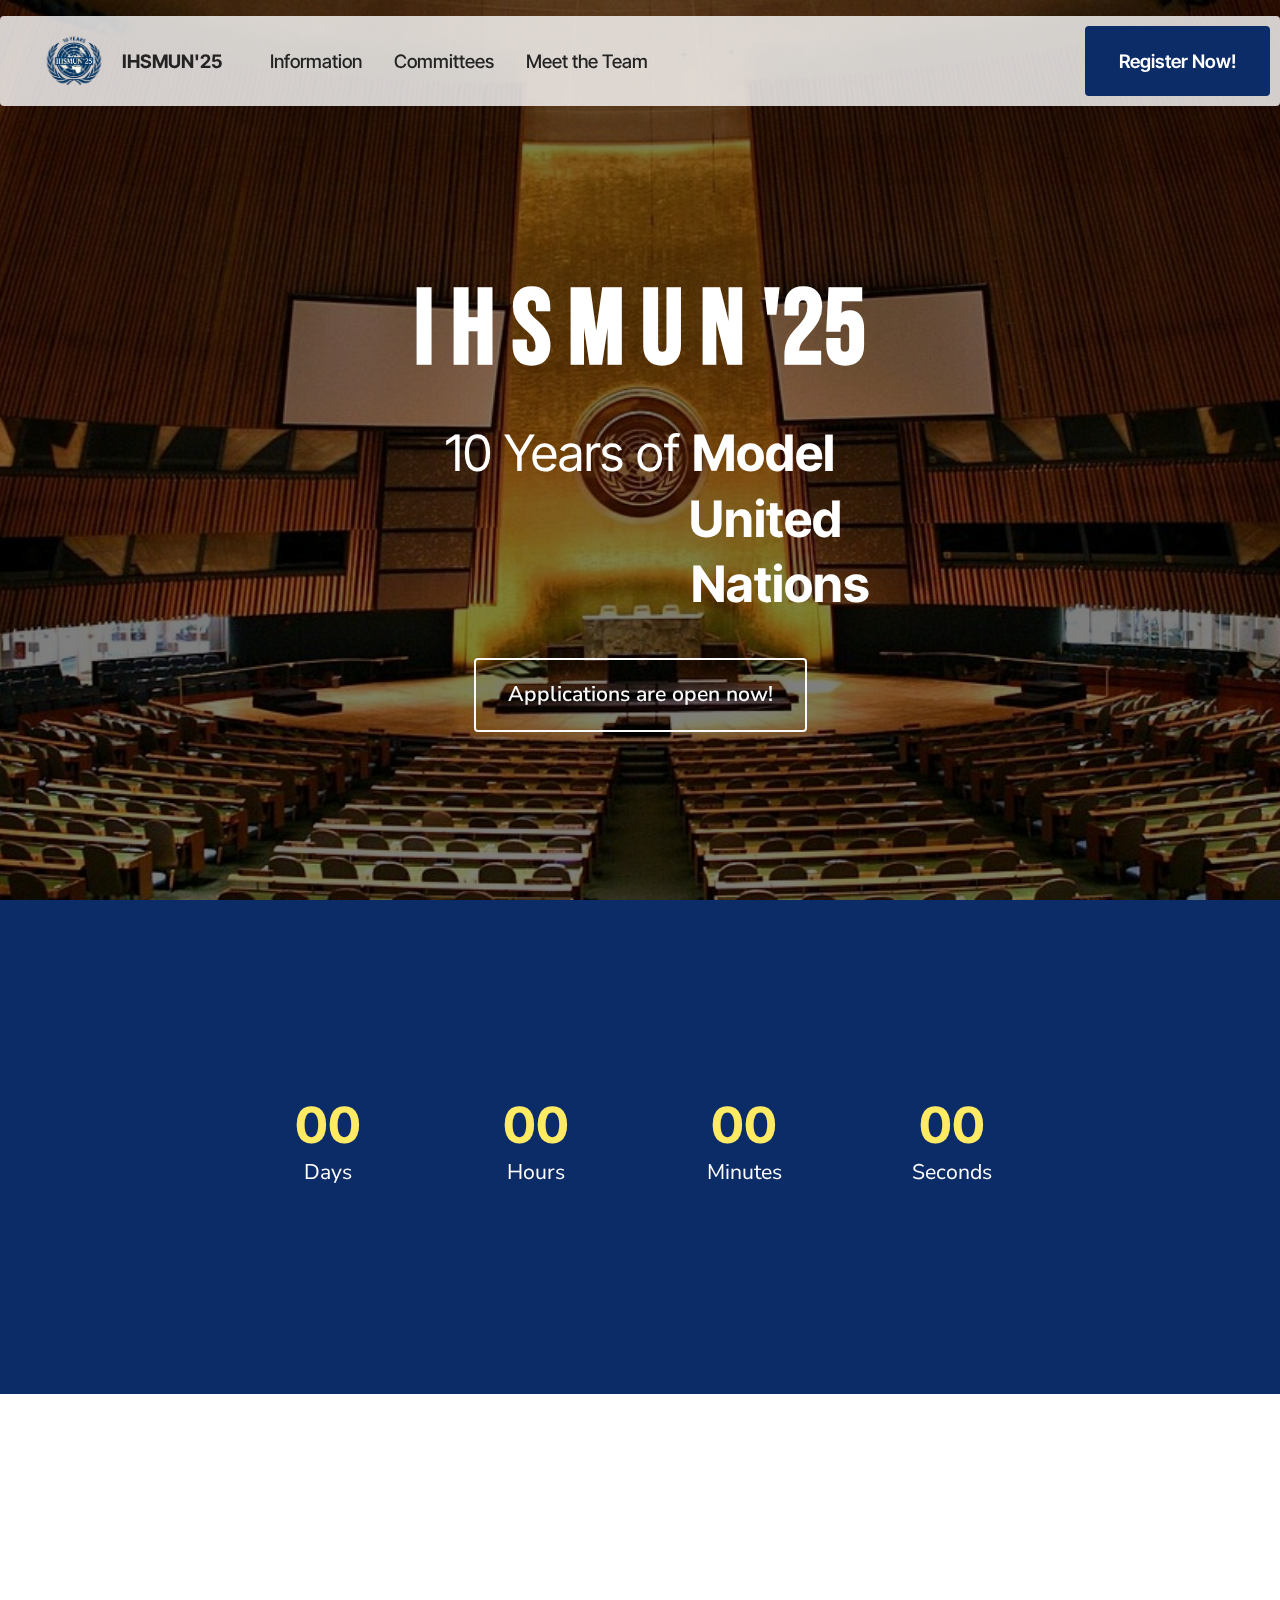
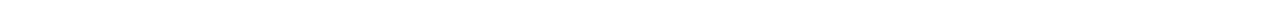
<file: index.html>
<!DOCTYPE html>
<html  >
<head>
  <!-- Site made with Mobirise Website Builder v6.0.6, https://mobirise.com -->
  <meta charset="UTF-8">
  <meta http-equiv="X-UA-Compatible" content="IE=edge">
  <meta name="generator" content="Mobirise v6.0.6, mobirise.com">
  <meta name="viewport" content="width=device-width, initial-scale=1, minimum-scale=1">
  <link rel="shortcut icon" href="assets/images/whatsapp-image-2025-06-05-at-10.39.50-95060c91.png" type="image/x-icon">
  <meta name="description" content="">
  
  
  <title>Home</title>
  <link rel="stylesheet" href="assets/web/assets/mobirise-icons2/mobirise2.css">
  <link rel="stylesheet" href="assets/bootstrap/css/bootstrap.min.css">
  <link rel="stylesheet" href="assets/bootstrap/css/bootstrap-grid.min.css">
  <link rel="stylesheet" href="assets/bootstrap/css/bootstrap-reboot.min.css">
  <link rel="stylesheet" href="assets/parallax/jarallax.css">
  <link rel="stylesheet" href="assets/animatecss/animate.css">
  <link rel="stylesheet" href="assets/dropdown/css/style.css">
  <link rel="stylesheet" href="assets/socicon/css/styles.css">
  <link rel="stylesheet" href="assets/theme/css/style.css">
  <link rel="preload" href="https://fonts.googleapis.com/css?family=Bebas+Neue:400&display=swap" as="style" onload="this.onload=null;this.rel='stylesheet'">
  <noscript><link rel="stylesheet" href="https://fonts.googleapis.com/css?family=Bebas+Neue:400&display=swap"></noscript>
  <link rel="preload" href="https://fonts.googleapis.com/css?family=Inter+Tight:100,200,300,400,500,600,700,800,900,100i,200i,300i,400i,500i,600i,700i,800i,900i&display=swap" as="style" onload="this.onload=null;this.rel='stylesheet'">
  <noscript><link rel="stylesheet" href="https://fonts.googleapis.com/css?family=Inter+Tight:100,200,300,400,500,600,700,800,900,100i,200i,300i,400i,500i,600i,700i,800i,900i&display=swap"></noscript>
  <link rel="preload" href="https://fonts.googleapis.com/css?family=Nunito+Sans:200,300,400,500,600,700,800,900,200i,300i,400i,500i,600i,700i,800i,900i&display=swap" as="style" onload="this.onload=null;this.rel='stylesheet'">
  <noscript><link rel="stylesheet" href="https://fonts.googleapis.com/css?family=Nunito+Sans:200,300,400,500,600,700,800,900,200i,300i,400i,500i,600i,700i,800i,900i&display=swap"></noscript>
  <link rel="preload" as="style" href="assets/mobirise/css/mbr-additional.css?v=TAvadb"><link rel="stylesheet" href="assets/mobirise/css/mbr-additional.css?v=TAvadb" type="text/css">

  
  
  
</head>
<body>
  
  <section data-bs-version="5.1" class="menu menu1 cid-uRD28hOIbS" once="menu" id="menu01-0">
	

	<nav class="navbar navbar-dropdown navbar-fixed-top navbar-expand-lg">
		<div class="container">
			<div class="navbar-brand">
				<span class="navbar-logo">
					<a href="index.html">
						<img src="assets/images/whatsapp-image-2025-06-05-at-10.39.50-95060c91.png" alt="Mobirise Website Builder" style="height: 4rem;">
					</a>
				</span>
				<span class="navbar-caption-wrap"><a class="navbar-caption text-black text-primary display-4" href="index.html">IHSMUN'25</a></span>
			</div>
			<button class="navbar-toggler" type="button" data-toggle="collapse" data-bs-toggle="collapse" data-target="#navbarSupportedContent" data-bs-target="#navbarSupportedContent" aria-controls="navbarNavAltMarkup" aria-expanded="false" aria-label="Toggle navigation">
				<div class="hamburger">
					<span></span>
					<span></span>
					<span></span>
					<span></span>
				</div>
			</button>
			<div class="collapse navbar-collapse" id="navbarSupportedContent">
				<ul class="navbar-nav nav-dropdown" data-app-modern-menu="true"><li class="nav-item"><a class="nav-link link text-black text-primary display-4" href="page4.html">Information</a></li><li class="nav-item">
						<a class="nav-link link text-black text-primary display-4" href="page5.html" aria-expanded="false">Committees</a>
					</li><li class="nav-item">
						<a class="nav-link link text-black text-primary display-4" href="page7.html">Meet the Team</a>
					</li></ul>
				
				<div class="navbar-buttons mbr-section-btn"><a class="btn btn-danger display-4" href="page3.html">Register Now!</a></div>
			</div>
		</div>
	</nav>
</section>

<section data-bs-version="5.1" class="header16 cid-uRD2aUFVuk mbr-fullscreen mbr-parallax-background" id="header17-1">
  
  <div class="mbr-overlay" style="opacity: 0.5; background-color: rgb(0, 0, 0);"></div>
  <div class="container-fluid">
    <div class="row">
      <div class="content-wrap col-12 col-md-6">
        <h1 class="mbr-section-title mbr-fonts-style mbr-white mb-4 display-1">
          <strong><br>I H S M U N '25</strong></h1>
        
        <p class="mbr-fonts-style mbr-text mbr-white mb-4 display-2">10 Years of <strong>Model<br>&nbsp; &nbsp; &nbsp; &nbsp; &nbsp; &nbsp; &nbsp; &nbsp; &nbsp; &nbsp; &nbsp; &nbsp; &nbsp;United<br>&nbsp; &nbsp; &nbsp; &nbsp; &nbsp; &nbsp; &nbsp; &nbsp; &nbsp; &nbsp; &nbsp; &nbsp; &nbsp; &nbsp; Nations</strong></p>
        <div class="mbr-section-btn"><a class="btn btn-white-outline display-7" href="page3.html">Applications are open now!</a></div>
      </div>
    </div>
  </div>
</section>

<section data-bs-version="5.1" class="countdown1 cid-uROjdZHIyI" id="countdown1-24">
    
    
    
    
    <div class="container">
        <div class="row justify-content-center">
            <div class="col-lg-8">
                <h3 class="mbr-section-title mb-5 align-center mbr-fonts-style display-2"><strong>Get Ready In...</strong></h3>
                
                <div class="countdown-cont align-center mb-5 display-2">
                    <div title="Days" class="daysCountdown col-xs-3 col-sm-3 col-md-3 display-4"></div>
                    <div title="Hours" class="hoursCountdown col-xs-3 col-sm-3 col-md-3 display-4"></div>
                    <div title="Minutes" class="minutesCountdown col-xs-3 col-sm-3 col-md-3 display-4"></div>
                    <div title="Seconds" class="secondsCountdown col-xs-3 col-sm-3 col-md-3 display-4"></div>
                    <div class="countdown" data-due-date="2025/10/24"></div>
                </div>
                <p class="mbr-text mb-5 align-center mbr-fonts-style display-7">We can't wait for your arrival!</p>
                
                
            </div>
        </div>
    </div>
</section>

<section data-bs-version="5.1" class="footer2 cid-uREMIvKGqv" once="footers" id="footer02-17">
    

    
    

    <div class="container">
        <div class="row flex-row-reverse">
            <div class="col-12 col-lg-6 center mt-2 mb-3">
                <p class="mbr-fonts-style copyright mb-0 display-7"><a href="https://maps.app.goo.gl/ZHKnWfYJaZZ7KD6i8" class="text-primary" target="_blank">📍The Indian High School, Oud Metha</a></p>
            </div>
            <div class="col-12 col-lg-6 center">
                <div class="row-links mt-2 mb-3">
                    <ul class="row-links-soc">
                        
                        
                        
                        
                    <li class="row-links-soc-item mbr-fonts-style display-7"><a href="https://www.instagram.com/ihsmundubai?utm_source=ig_web_button_share_sheet&igsh=ZDNlZDc0MzIxNw==" class="text-primary" target="_blank">Instagram</a>
                        </li></ul>
                </div>
            </div>
        </div>
    </div>
</section><section class="display-7" style="padding: 0;align-items: center;justify-content: center;flex-wrap: wrap;    align-content: center;display: flex;position: relative;height: 4rem;"><a href="https://mobiri.se/" style="flex: 1 1;height: 4rem;position: absolute;width: 100%;z-index: 1;"><img alt="" style="height: 4rem;" src="[data-uri]"></a><p style="margin: 0;text-align: center;" class="display-7">&#8204;</p><a style="z-index:1" href="https://mobirise.com/builder/ai-website-creator.html">Best AI Website Creator</a></section><script src="assets/bootstrap/js/bootstrap.bundle.min.js"></script>  <script src="assets/parallax/jarallax.js"></script>  <script src="assets/smoothscroll/smooth-scroll.js"></script>  <script src="assets/ytplayer/index.js"></script>  <script src="assets/dropdown/js/navbar-dropdown.js"></script>  <script src="assets/countdown/countdown.js"></script>  <script src="assets/theme/js/script.js"></script>  
  
  
 <div id="scrollToTop" class="scrollToTop mbr-arrow-up"><a style="text-align: center;"><i class="mbr-arrow-up-icon mbr-arrow-up-icon-cm cm-icon cm-icon-smallarrow-up"></i></a></div>
    <input name="animation" type="hidden">
  </body>
</html>
</file>
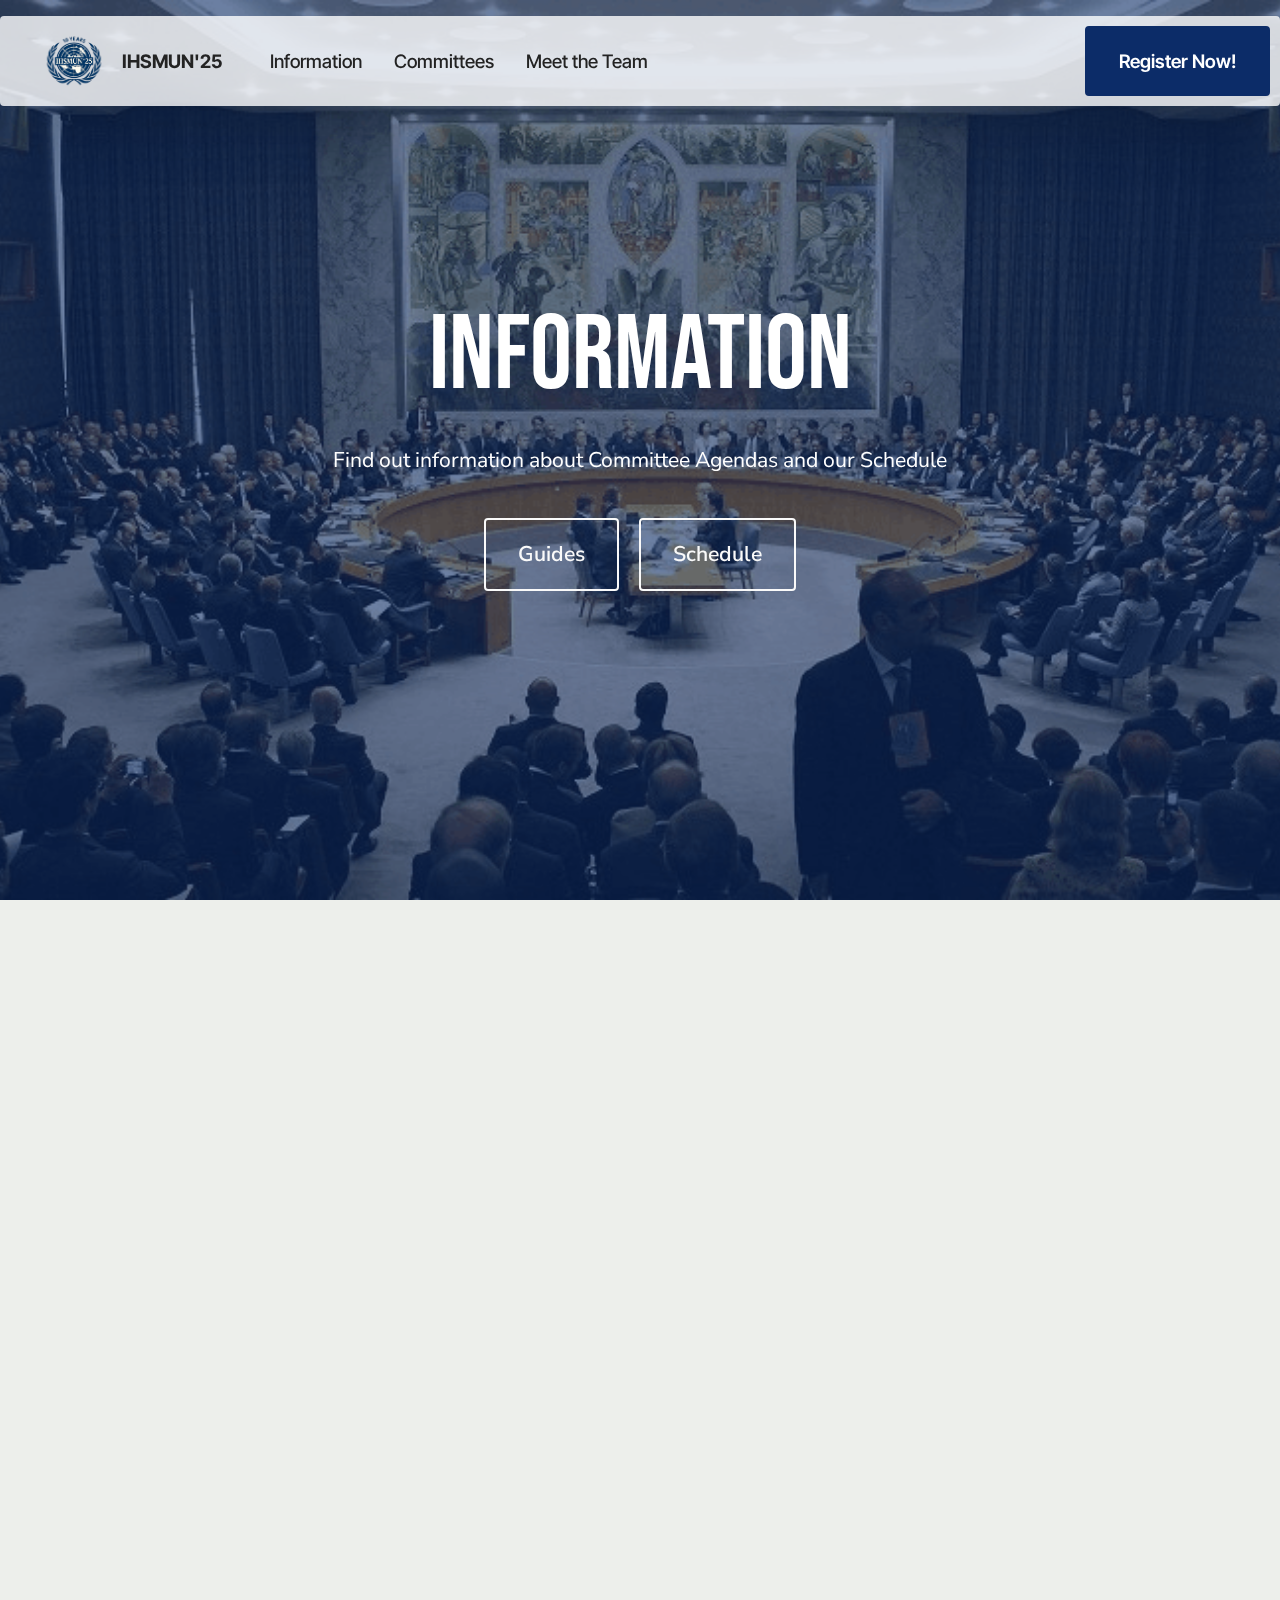
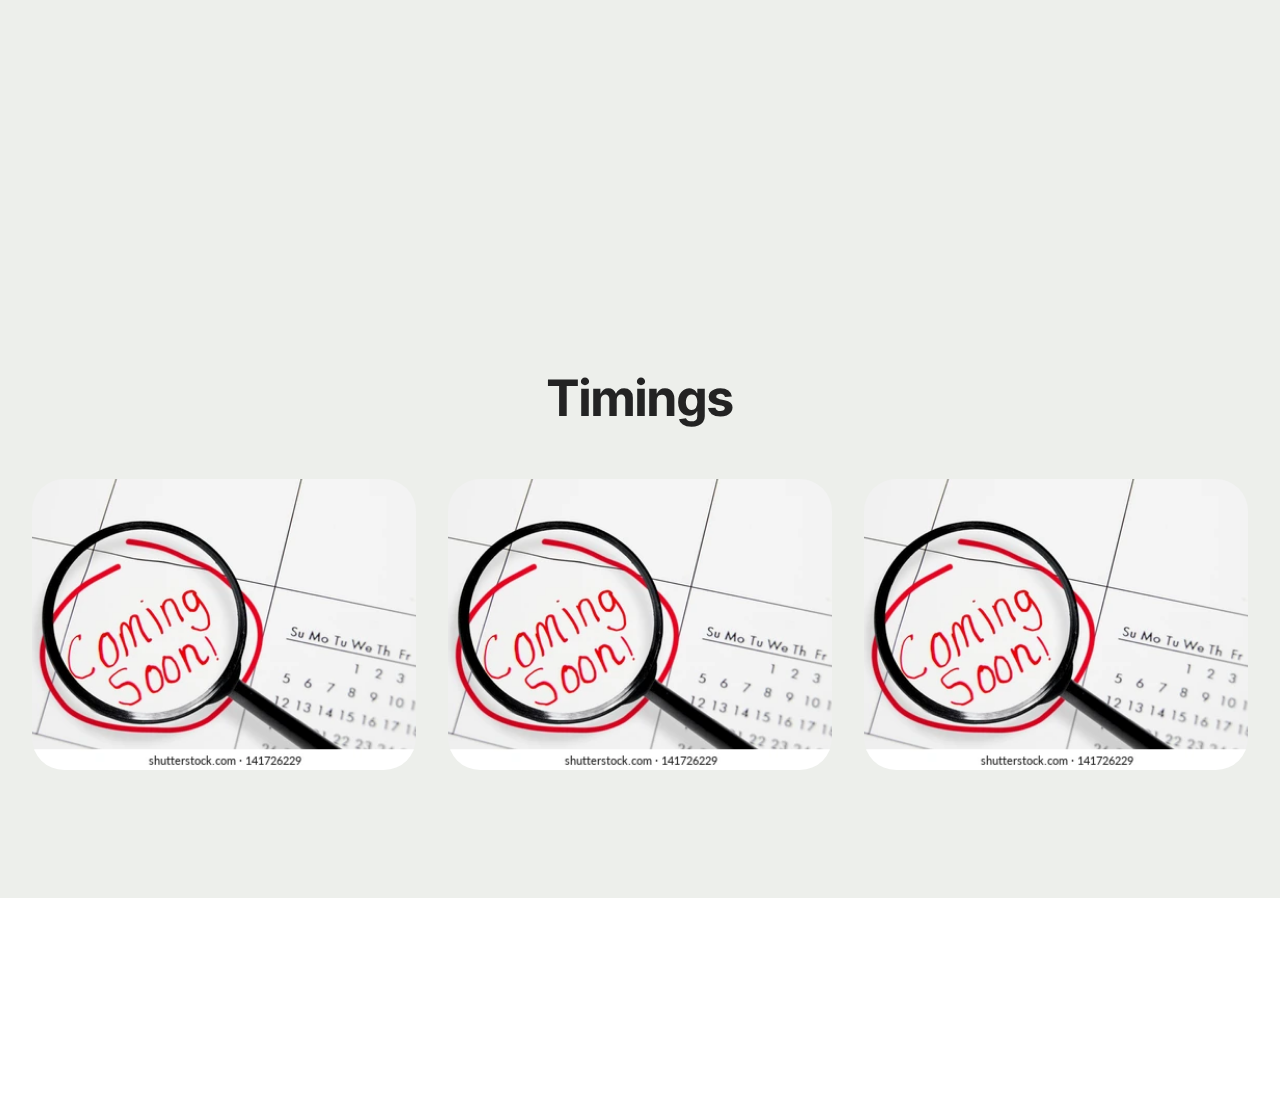
<file: page4.html>
<!DOCTYPE html>
<html  >
<head>
  <!-- Site made with Mobirise Website Builder v6.0.6, https://mobirise.com -->
  <meta charset="UTF-8">
  <meta http-equiv="X-UA-Compatible" content="IE=edge">
  <meta name="generator" content="Mobirise v6.0.6, mobirise.com">
  <meta name="viewport" content="width=device-width, initial-scale=1, minimum-scale=1">
  <link rel="shortcut icon" href="assets/images/whatsapp-image-2025-06-05-at-10.39.50-95060c91.png" type="image/x-icon">
  <meta name="description" content="">
  
  
  <title>Information</title>
  <link rel="stylesheet" href="assets/web/assets/mobirise-icons2/mobirise2.css">
  <link rel="stylesheet" href="assets/bootstrap/css/bootstrap.min.css">
  <link rel="stylesheet" href="assets/bootstrap/css/bootstrap-grid.min.css">
  <link rel="stylesheet" href="assets/bootstrap/css/bootstrap-reboot.min.css">
  <link rel="stylesheet" href="assets/parallax/jarallax.css">
  <link rel="stylesheet" href="assets/animatecss/animate.css">
  <link rel="stylesheet" href="assets/dropdown/css/style.css">
  <link rel="stylesheet" href="assets/theme/css/style.css">
  <link rel="preload" href="https://fonts.googleapis.com/css?family=Bebas+Neue:400&display=swap" as="style" onload="this.onload=null;this.rel='stylesheet'">
  <noscript><link rel="stylesheet" href="https://fonts.googleapis.com/css?family=Bebas+Neue:400&display=swap"></noscript>
  <link rel="preload" href="https://fonts.googleapis.com/css?family=Inter+Tight:100,200,300,400,500,600,700,800,900,100i,200i,300i,400i,500i,600i,700i,800i,900i&display=swap" as="style" onload="this.onload=null;this.rel='stylesheet'">
  <noscript><link rel="stylesheet" href="https://fonts.googleapis.com/css?family=Inter+Tight:100,200,300,400,500,600,700,800,900,100i,200i,300i,400i,500i,600i,700i,800i,900i&display=swap"></noscript>
  <link rel="preload" href="https://fonts.googleapis.com/css?family=Nunito+Sans:200,300,400,500,600,700,800,900,200i,300i,400i,500i,600i,700i,800i,900i&display=swap" as="style" onload="this.onload=null;this.rel='stylesheet'">
  <noscript><link rel="stylesheet" href="https://fonts.googleapis.com/css?family=Nunito+Sans:200,300,400,500,600,700,800,900,200i,300i,400i,500i,600i,700i,800i,900i&display=swap"></noscript>
  <link rel="preload" as="style" href="assets/mobirise/css/mbr-additional.css?v=Qvj3mU"><link rel="stylesheet" href="assets/mobirise/css/mbr-additional.css?v=Qvj3mU" type="text/css">

  
  
  
</head>
<body>
  
  <section data-bs-version="5.1" class="menu menu1 cid-uRD28hOIbS" once="menu" id="menu01-5">
	

	<nav class="navbar navbar-dropdown navbar-fixed-top navbar-expand-lg">
		<div class="container">
			<div class="navbar-brand">
				<span class="navbar-logo">
					<a href="index.html">
						<img src="assets/images/whatsapp-image-2025-06-05-at-10.39.50-95060c91.png" alt="Mobirise Website Builder" style="height: 4rem;">
					</a>
				</span>
				<span class="navbar-caption-wrap"><a class="navbar-caption text-black text-primary display-4" href="index.html">IHSMUN'25</a></span>
			</div>
			<button class="navbar-toggler" type="button" data-toggle="collapse" data-bs-toggle="collapse" data-target="#navbarSupportedContent" data-bs-target="#navbarSupportedContent" aria-controls="navbarNavAltMarkup" aria-expanded="false" aria-label="Toggle navigation">
				<div class="hamburger">
					<span></span>
					<span></span>
					<span></span>
					<span></span>
				</div>
			</button>
			<div class="collapse navbar-collapse" id="navbarSupportedContent">
				<ul class="navbar-nav nav-dropdown" data-app-modern-menu="true"><li class="nav-item"><a class="nav-link link text-black text-primary display-4" href="page4.html">Information</a></li><li class="nav-item">
						<a class="nav-link link text-black text-primary display-4" href="page5.html" aria-expanded="false">Committees</a>
					</li><li class="nav-item">
						<a class="nav-link link text-black text-primary display-4" href="page7.html">Meet the Team</a>
					</li></ul>
				
				<div class="navbar-buttons mbr-section-btn"><a class="btn btn-danger display-4" href="page3.html">Register Now!</a></div>
			</div>
		</div>
	</nav>
</section>

<section data-bs-version="5.1" class="header16 cid-uRDyMHtWlU mbr-fullscreen mbr-parallax-background" id="header17-j">
  
  <div class="mbr-overlay" style="opacity: 0.6; background-color: rgb(12, 44, 104);"></div>
  <div class="container-fluid">
    <div class="row">
      <div class="content-wrap col-12 col-md-12">
        <h1 class="mbr-section-title mbr-fonts-style mbr-white mb-4 display-1">Information</h1>
        
        <p class="mbr-fonts-style mbr-text mbr-white mb-4 display-7">Find out information about Committee Agendas and our Schedule</p>
        <div class="mbr-section-btn"><a class="btn btn-white-outline display-7" href="page4.html#features04-k">Guides</a> <a class="btn btn-white-outline display-7" href="page4.html#gallery01-22">Schedule</a></div>
      </div>
    </div>
  </div>
</section>

<section data-bs-version="5.1" class="features4 start cid-uRDySiItML" id="features04-k">
	
	
	<div class="container">
		<div class="row justify-content-center">
			<div class="col-12 content-head">
				<div class="mbr-section-head mb-5">
					<h4 class="mbr-section-title mbr-fonts-style align-center mb-0 display-2"><strong>Guides</strong></h4>
					
					
				</div>
			</div>
		</div>
		<div class="row">
			<div class="item features-image col-12 col-md-6 col-lg-4">
				<div class="item-wrapper">
					<div class="item-img">
						<img src="assets/images/untie-816x1018.jpg" alt="Mobirise Website Builder">
					</div>
					<div class="item-content">
						<h5 class="item-title mbr-fonts-style display-5"><strong>Delegate Handbook</strong></h5>
						<p class="mbr-text mbr-fonts-style display-7">Understand the Basics of MUN procedure&nbsp;</p>
						<div class="mbr-section-btn item-footer"><a href="assets/files/IHSMUN25-ROP.pdf" class="btn item-btn btn-primary display-7" target="_blank">📕Click Here</a></div>
					</div>

				</div>
			</div>
			<div class="item features-image col-12 col-md-6 col-lg-4">
				<div class="item-wrapper">
					<div class="item-img">
						<img src="assets/images/jt20the201st-540x360.jpg" alt="Mobirise Website Builder">
					</div>
					<div class="item-content">
						<h5 class="item-title mbr-fonts-style display-5"><strong>Background&nbsp;Guides</strong></h5>
						<p class="mbr-text mbr-fonts-style display-7">Learn about the agendas of each Committee</p>
						<div class="mbr-section-btn item-footer"><a href="page4.html" class="btn item-btn btn-primary display-7">📘Click Here</a></div>
					</div>
				</div>
			</div>
			<div class="item features-image col-12 col-md-6 col-lg-4">
				<div class="item-wrapper">
					<div class="item-img">
						<img src="assets/images/what-598x900.jpeg" alt="Mobirise Website Builder">
					</div>
					<div class="item-content">
						<h5 class="item-title mbr-fonts-style display-5"><strong>Terms and Condition</strong></h5>
						<p class="mbr-text mbr-fonts-style display-7">These apply</p>
						<div class="mbr-section-btn item-footer"><a href="page4.html" class="btn item-btn btn-primary display-7">📙Click Here</a></div>
					</div>
				</div>
			</div>
		</div>
	</div>
</section>

<section data-bs-version="5.1" class="gallery1 mbr-gallery cid-uROhmZIzab" id="gallery01-22">
    
    

    <div class="container-fluid">
        <div class="row justify-content-center">
            <div class="col-12 content-head">
                <div class="mb-5">
                    <h3 class="mbr-section-title mbr-fonts-style align-center m-0 display-2"><strong>Timings</strong></h3>
                    
                </div>
            </div>
        </div>
        
        <div class="row mbr-gallery">
            <div class="col-12 col-md-6 col-lg-4 item gallery-image active">
                <div class="item-wrapper mb-3" data-toggle="modal" data-bs-toggle="modal" data-target="#uWnPe6G9ZY-modal" data-bs-target="#uWnPe6G9ZY-modal">
                    <img class="w-100" src="assets/images/green.webp" alt="Mobirise Website Builder" data-slide-to="0" data-bs-slide-to="0" data-target="#lb-uWnPe6G9ZY" data-bs-target="#lb-uWnPe6G9ZY">
                    <div class="icon-wrapper">
                        <span class="mobi-mbri mobi-mbri-search mbr-iconfont mbr-iconfont-btn"></span>
                    </div>
                </div>
                
            </div>
            <div class="col-12 col-md-6 col-lg-4 item gallery-image">
                <div class="item-wrapper mb-3" data-toggle="modal" data-bs-toggle="modal" data-target="#uWnPe6G9ZY-modal" data-bs-target="#uWnPe6G9ZY-modal">
                    <img class="w-100" src="assets/images/green.webp" alt="Mobirise Website Builder" data-slide-to="1" data-bs-slide-to="1" data-target="#lb-uWnPe6G9ZY" data-bs-target="#lb-uWnPe6G9ZY">
                    <div class="icon-wrapper">
                        <span class="mobi-mbri mobi-mbri-search mbr-iconfont mbr-iconfont-btn"></span>
                    </div>
                </div>
                
            </div><div class="col-12 col-md-6 col-lg-4 item gallery-image">
                <div class="item-wrapper mb-3" data-toggle="modal" data-bs-toggle="modal" data-target="#uWnPe6G9ZY-modal" data-bs-target="#uWnPe6G9ZY-modal">
                    <img class="w-100" src="assets/images/green.webp" alt="Mobirise Website Builder" data-slide-to="2" data-bs-slide-to="2" data-target="#lb-uWnPe6G9ZY" data-bs-target="#lb-uWnPe6G9ZY">
                    <div class="icon-wrapper">
                        <span class="mobi-mbri mobi-mbri-search mbr-iconfont mbr-iconfont-btn"></span>
                    </div>
                </div>
                
            </div>
            
            
            
            
            
            
        </div>

        <div class="modal mbr-slider" tabindex="-1" role="dialog" aria-hidden="true" id="uWnPe6G9ZY-modal">
            <div class="modal-dialog" role="document">
                <div class="modal-content">
                    <div class="modal-body">
                        <div class="carousel slide carousel-fade" data-pause="false" data-bs-pause="false" id="lb-uWnPe6G9ZY" data-interval="5000" data-bs-interval="5000">
                            <div class="carousel-inner">
                                <div class="carousel-item active">
                                    <img class="d-block w-100" src="assets/images/green.webp" alt="Mobirise Website Builder">
                                </div>
                                <div class="carousel-item">
                                    <img class="d-block w-100" src="assets/images/green.webp" alt="Mobirise Website Builder">
                                </div><div class="carousel-item">
                                    <img class="d-block w-100" src="assets/images/green.webp" alt="Mobirise Website Builder">
                                </div>
                                
                                
                                
                                
                                
                                
                            </div>
                            <ol class="carousel-indicators">
                                <li data-slide-to="0" data-bs-slide-to="0" class="active" data-target="#lb-uWnPe6G9ZY" data-bs-target="#lb-uWnPe6G9ZY"></li>
                                <li data-slide-to="1" data-bs-slide-to="1" data-target="#lb-uWnPe6G9ZY" data-bs-target="#lb-uWnPe6G9ZY"></li>
                                <li data-slide-to="2" data-bs-slide-to="2" data-target="#lb-uWnPe6G9ZY" data-bs-target="#lb-uWnPe6G9ZY"></li>
                                
                                
                                
                                
                                
                            </ol>
                            <a role="button" href="" class="close" data-dismiss="modal" data-bs-dismiss="modal" aria-label="Close">
                            </a>
                            <a class="carousel-control-prev carousel-control" role="button" data-slide="prev" data-bs-slide="prev" href="#lb-uWnPe6G9ZY">
                                <span class="mobi-mbri mobi-mbri-arrow-prev" aria-hidden="true"></span>
                                <span class="sr-only visually-hidden">Previous</span>
                            </a>
                            <a class="carousel-control-next carousel-control" role="button" data-slide="next" data-bs-slide="next" href="#lb-uWnPe6G9ZY">
                                <span class="mobi-mbri mobi-mbri-arrow-next" aria-hidden="true"></span>
                                <span class="sr-only visually-hidden">Next</span>
                            </a>
                        </div>
                    </div>
                </div>
            </div>
        </div>
    </div>
</section>

<section data-bs-version="5.1" class="footer2 cid-uREMIvKGqv" once="footers" id="footer02-17">
    

    
    

    <div class="container">
        <div class="row flex-row-reverse">
            <div class="col-12 col-lg-6 center mt-2 mb-3">
                <p class="mbr-fonts-style copyright mb-0 display-7"><a href="https://maps.app.goo.gl/ZHKnWfYJaZZ7KD6i8" class="text-primary" target="_blank">📍The Indian High School, Oud Metha</a></p>
            </div>
            <div class="col-12 col-lg-6 center">
                <div class="row-links mt-2 mb-3">
                    <ul class="row-links-soc">
                        
                        
                        
                        
                    <li class="row-links-soc-item mbr-fonts-style display-7"><a href="https://www.instagram.com/ihsmundubai?utm_source=ig_web_button_share_sheet&igsh=ZDNlZDc0MzIxNw==" class="text-primary" target="_blank">Instagram</a>
                        </li></ul>
                </div>
            </div>
        </div>
    </div>
</section><section class="display-7" style="padding: 0;align-items: center;justify-content: center;flex-wrap: wrap;    align-content: center;display: flex;position: relative;height: 4rem;"><a href="https://mobiri.se/" style="flex: 1 1;height: 4rem;position: absolute;width: 100%;z-index: 1;"><img alt="" style="height: 4rem;" src="[data-uri]"></a><p style="margin: 0;text-align: center;" class="display-7">&#8204;</p><a style="z-index:1" href="https://mobirise.com/builder/ai-website-maker.html">Free AI Website Maker</a></section><script src="assets/bootstrap/js/bootstrap.bundle.min.js"></script>  <script src="assets/parallax/jarallax.js"></script>  <script src="assets/smoothscroll/smooth-scroll.js"></script>  <script src="assets/ytplayer/index.js"></script>  <script src="assets/dropdown/js/navbar-dropdown.js"></script>  <script src="assets/theme/js/script.js"></script>  
  
  
 <div id="scrollToTop" class="scrollToTop mbr-arrow-up"><a style="text-align: center;"><i class="mbr-arrow-up-icon mbr-arrow-up-icon-cm cm-icon cm-icon-smallarrow-up"></i></a></div>
    <input name="animation" type="hidden">
  </body>
</html>
</file>
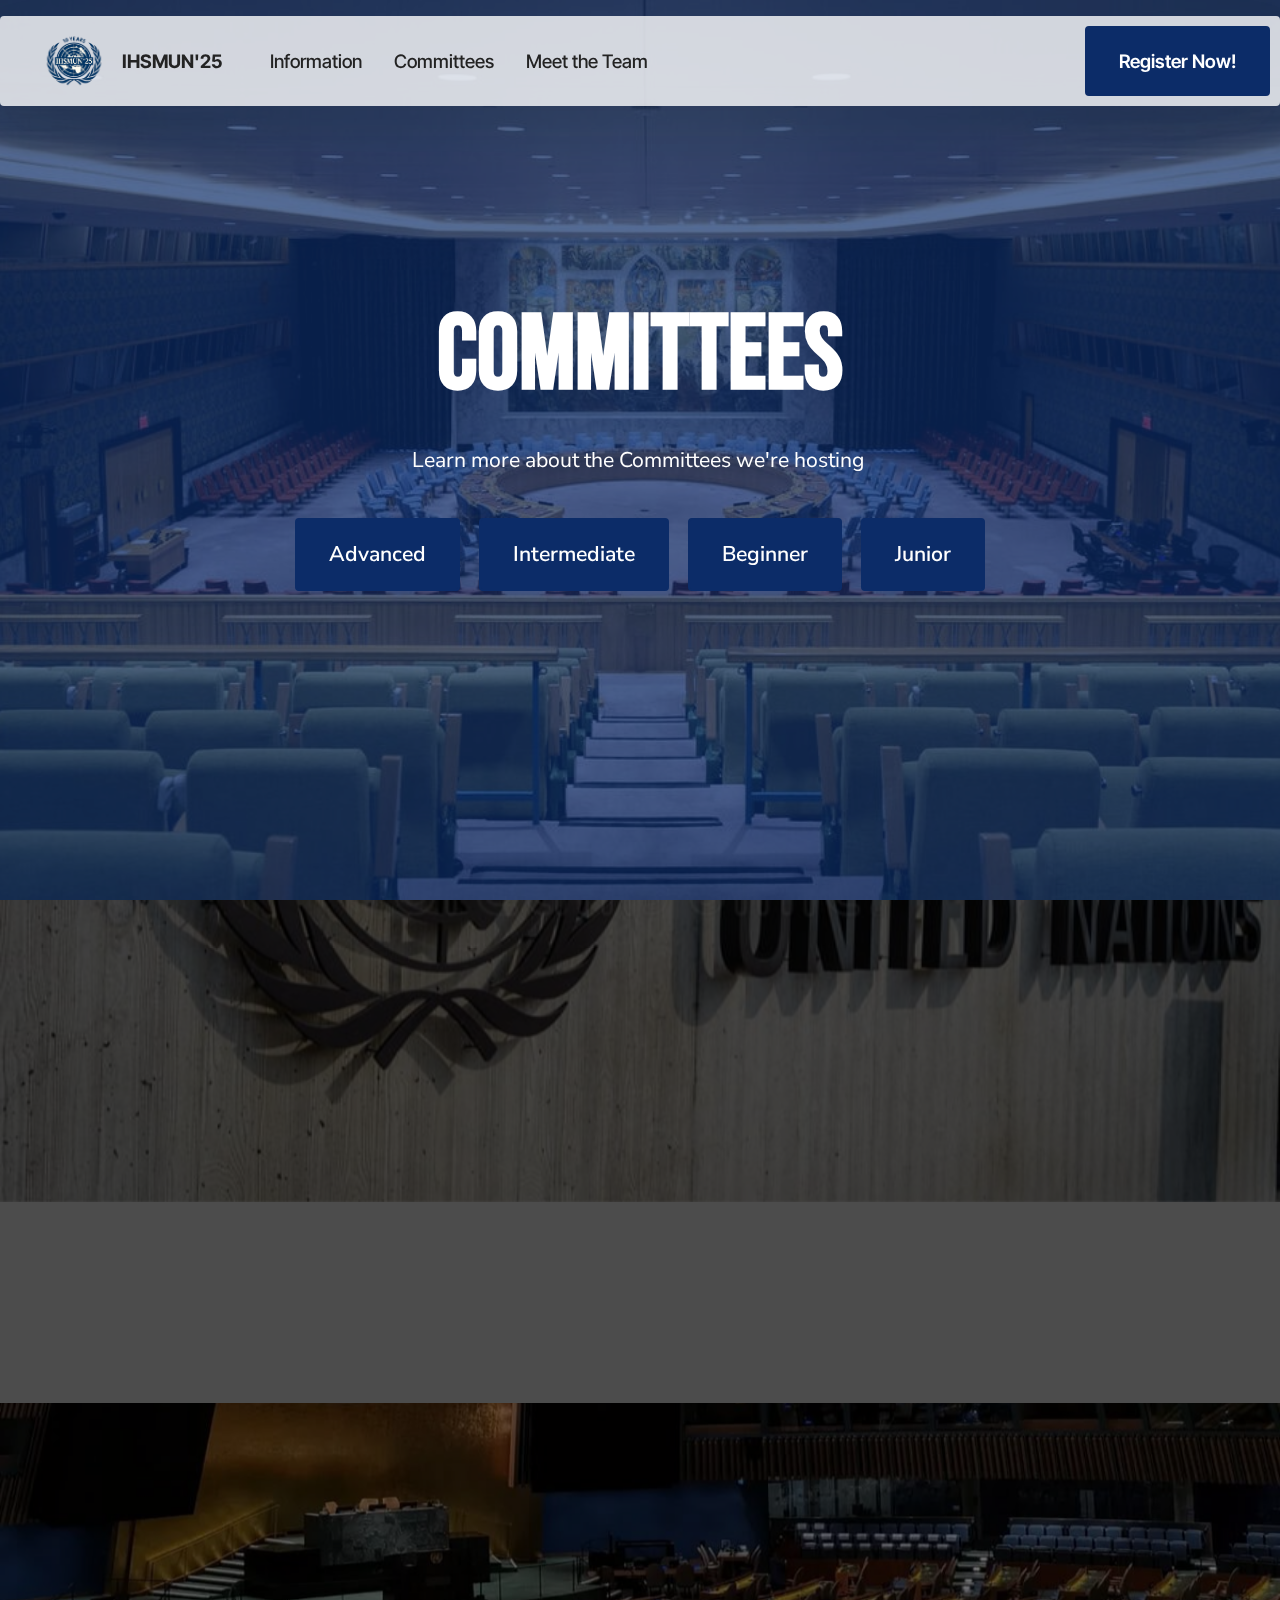
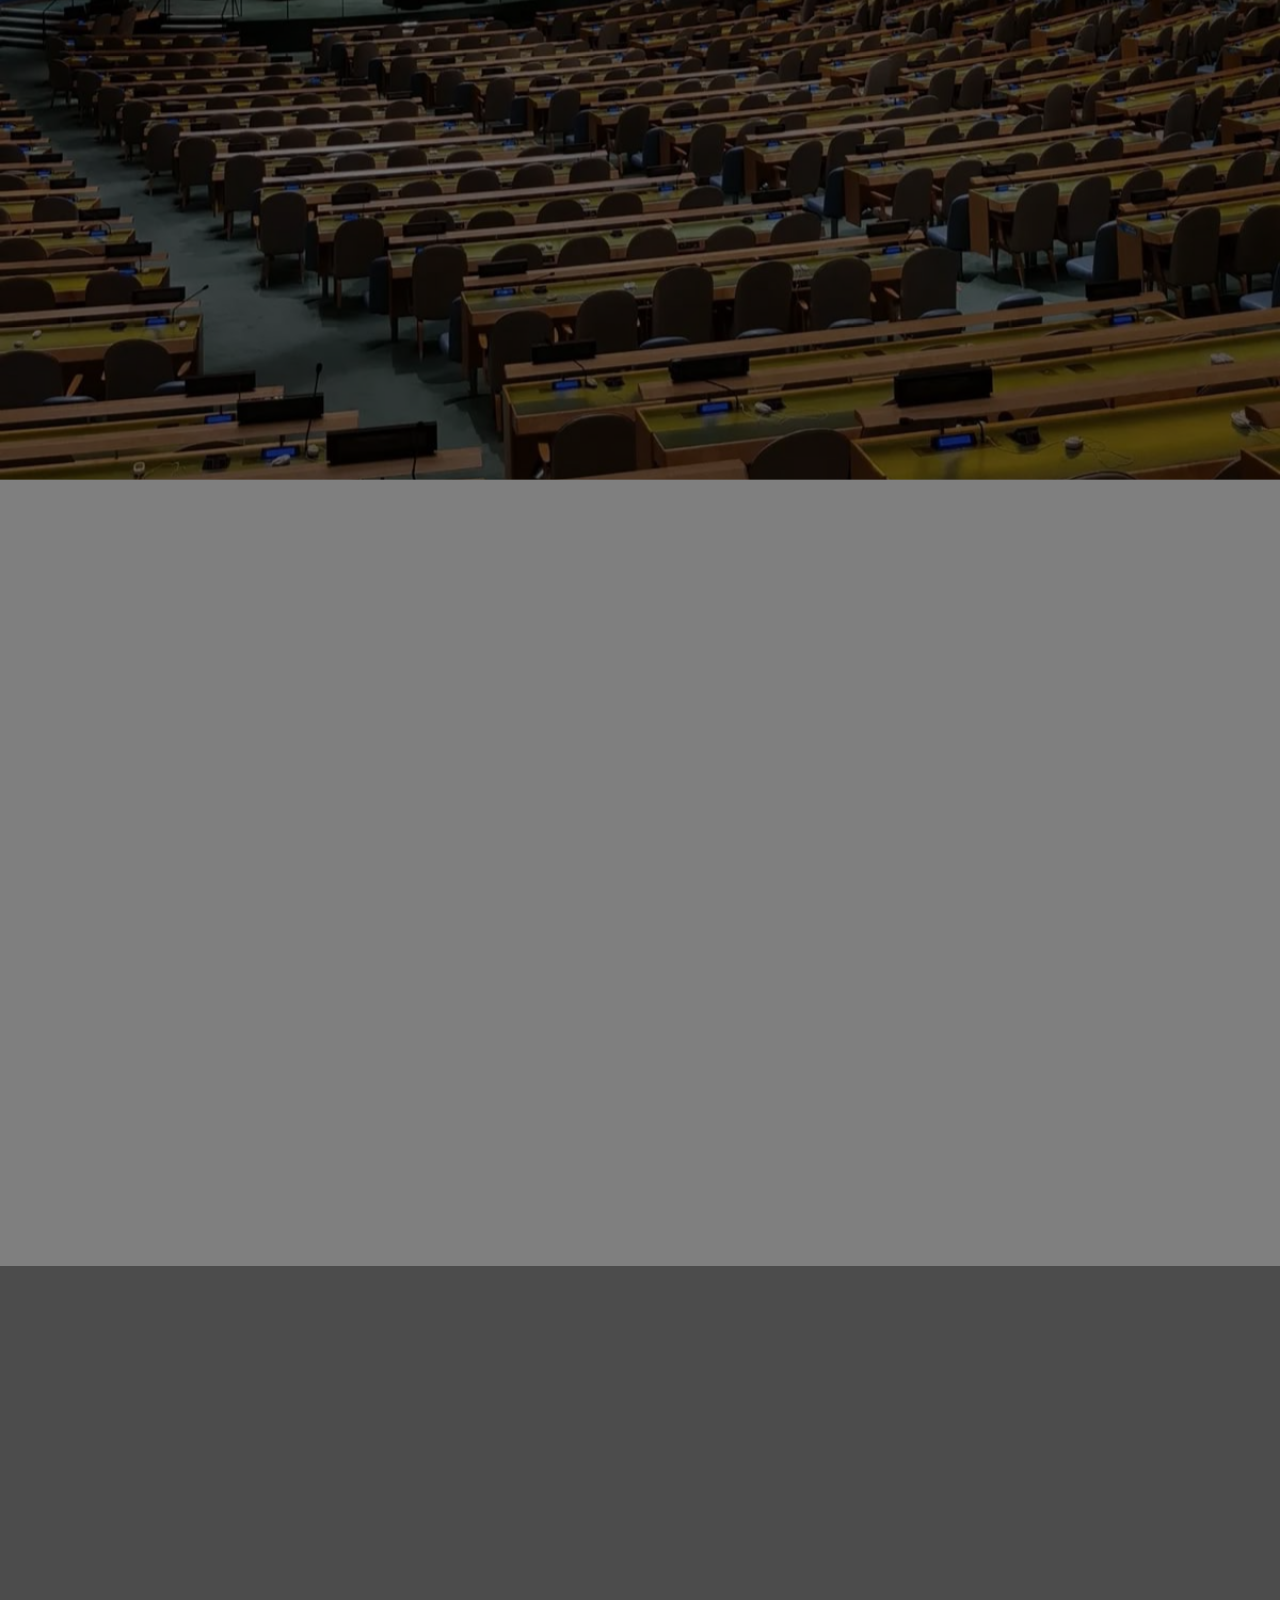
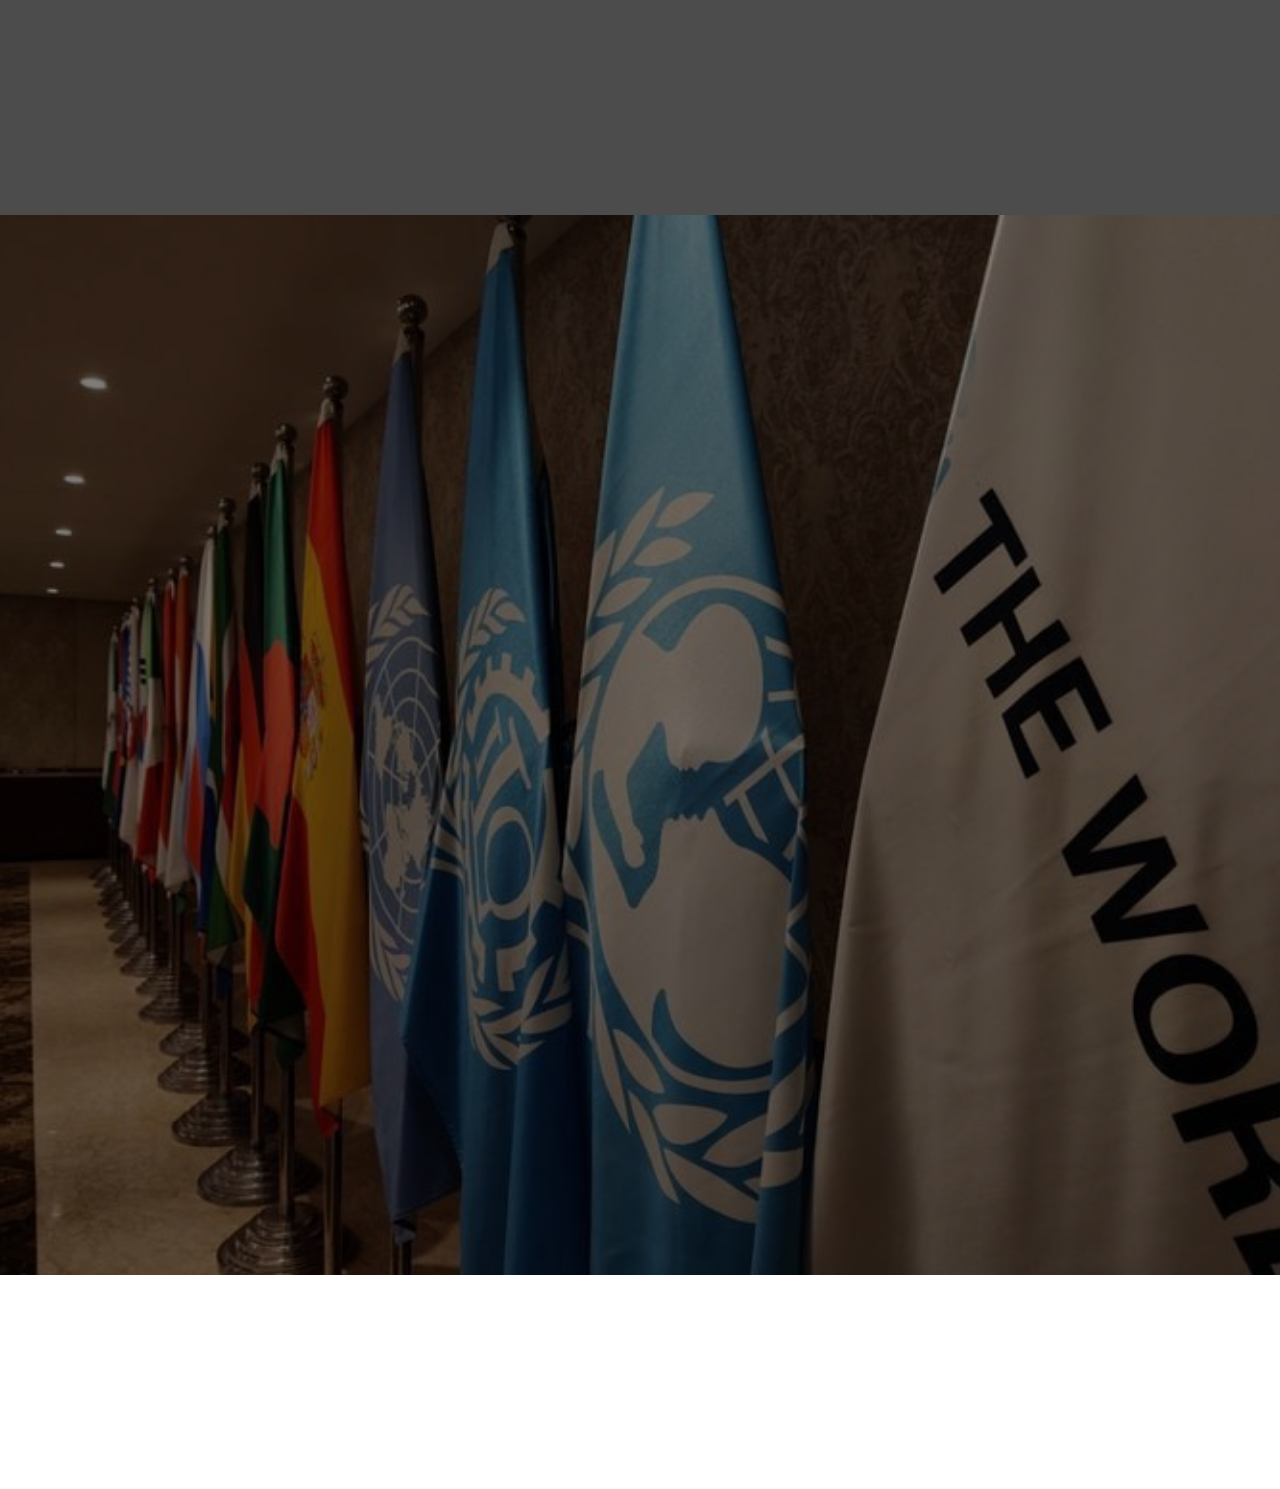
<file: page5.html>
<!DOCTYPE html>
<html  >
<head>
  <!-- Site made with Mobirise Website Builder v6.0.6, https://mobirise.com -->
  <meta charset="UTF-8">
  <meta http-equiv="X-UA-Compatible" content="IE=edge">
  <meta name="generator" content="Mobirise v6.0.6, mobirise.com">
  <meta name="viewport" content="width=device-width, initial-scale=1, minimum-scale=1">
  <link rel="shortcut icon" href="assets/images/whatsapp-image-2025-06-05-at-10.39.50-95060c91.png" type="image/x-icon">
  <meta name="description" content="">
  
  
  <title>Committees</title>
  <link rel="stylesheet" href="assets/web/assets/mobirise-icons2/mobirise2.css">
  <link rel="stylesheet" href="assets/bootstrap/css/bootstrap.min.css">
  <link rel="stylesheet" href="assets/bootstrap/css/bootstrap-grid.min.css">
  <link rel="stylesheet" href="assets/bootstrap/css/bootstrap-reboot.min.css">
  <link rel="stylesheet" href="assets/parallax/jarallax.css">
  <link rel="stylesheet" href="assets/animatecss/animate.css">
  <link rel="stylesheet" href="assets/dropdown/css/style.css">
  <link rel="stylesheet" href="assets/theme/css/style.css">
  <link rel="preload" href="https://fonts.googleapis.com/css?family=Bebas+Neue:400&display=swap" as="style" onload="this.onload=null;this.rel='stylesheet'">
  <noscript><link rel="stylesheet" href="https://fonts.googleapis.com/css?family=Bebas+Neue:400&display=swap"></noscript>
  <link rel="preload" href="https://fonts.googleapis.com/css?family=Inter+Tight:100,200,300,400,500,600,700,800,900,100i,200i,300i,400i,500i,600i,700i,800i,900i&display=swap" as="style" onload="this.onload=null;this.rel='stylesheet'">
  <noscript><link rel="stylesheet" href="https://fonts.googleapis.com/css?family=Inter+Tight:100,200,300,400,500,600,700,800,900,100i,200i,300i,400i,500i,600i,700i,800i,900i&display=swap"></noscript>
  <link rel="preload" href="https://fonts.googleapis.com/css?family=Nunito+Sans:200,300,400,500,600,700,800,900,200i,300i,400i,500i,600i,700i,800i,900i&display=swap" as="style" onload="this.onload=null;this.rel='stylesheet'">
  <noscript><link rel="stylesheet" href="https://fonts.googleapis.com/css?family=Nunito+Sans:200,300,400,500,600,700,800,900,200i,300i,400i,500i,600i,700i,800i,900i&display=swap"></noscript>
  <link rel="preload" as="style" href="assets/mobirise/css/mbr-additional.css?v=6SEW23"><link rel="stylesheet" href="assets/mobirise/css/mbr-additional.css?v=6SEW23" type="text/css">

  
  
  
</head>
<body>
  
  <section data-bs-version="5.1" class="menu menu1 cid-uRD28hOIbS" once="menu" id="menu01-8">
	

	<nav class="navbar navbar-dropdown navbar-fixed-top navbar-expand-lg">
		<div class="container">
			<div class="navbar-brand">
				<span class="navbar-logo">
					<a href="index.html">
						<img src="assets/images/whatsapp-image-2025-06-05-at-10.39.50-95060c91.png" alt="Mobirise Website Builder" style="height: 4rem;">
					</a>
				</span>
				<span class="navbar-caption-wrap"><a class="navbar-caption text-black text-primary display-4" href="index.html">IHSMUN'25</a></span>
			</div>
			<button class="navbar-toggler" type="button" data-toggle="collapse" data-bs-toggle="collapse" data-target="#navbarSupportedContent" data-bs-target="#navbarSupportedContent" aria-controls="navbarNavAltMarkup" aria-expanded="false" aria-label="Toggle navigation">
				<div class="hamburger">
					<span></span>
					<span></span>
					<span></span>
					<span></span>
				</div>
			</button>
			<div class="collapse navbar-collapse" id="navbarSupportedContent">
				<ul class="navbar-nav nav-dropdown" data-app-modern-menu="true"><li class="nav-item"><a class="nav-link link text-black text-primary display-4" href="page4.html">Information</a></li><li class="nav-item">
						<a class="nav-link link text-black text-primary display-4" href="page5.html" aria-expanded="false">Committees</a>
					</li><li class="nav-item">
						<a class="nav-link link text-black text-primary display-4" href="page7.html">Meet the Team</a>
					</li></ul>
				
				<div class="navbar-buttons mbr-section-btn"><a class="btn btn-danger display-4" href="page3.html">Register Now!</a></div>
			</div>
		</div>
	</nav>
</section>

<section data-bs-version="5.1" class="header09 startm5 cid-uREMGkV7dh mbr-fullscreen mbr-parallax-background" id="header09-16">	
    
	<div class="mbr-overlay" style="opacity: 0.7; background-color: rgb(12, 44, 104);"></div>
	
	<div class="container-fluid">
		<div class="row">
			<div class="content-wrap col-12 col-md-8">
				<h1 class="mbr-section-title mbr-fonts-style mbr-white mb-4 display-1"><strong>Committees</strong></h1>
				
				<p class="mbr-fonts-style mbr-text mbr-white mb-4 display-7">Learn more about the Committees we're hosting&nbsp;</p>
				<div class="mbr-section-btn"><a class="btn btn-danger display-7" href="page5.html#features032-1x">Advanced</a> <a class="btn btn-danger display-7" href="page5.html#features032-1y">Intermediate</a> <a class="btn btn-danger display-7" href="page5.html#features032-21">Beginner</a> <a class="btn btn-danger display-7" href="page5.html#features032-20">Junior</a></div>
			</div>
		</div>
	</div>
</section>

<section data-bs-version="5.1" class="features032 cid-uRLBOsIUeo mbr-parallax-background" id="features032-1x">
  

  
  <div class="mbr-overlay" style="opacity: 0.7; background-color: rgb(0, 0, 0);"></div>
  <div class="container-fluid">
    <div class="row justify-content-center">
      <div class="col-12 mb-5 content-head">
        <h3 class="mbr-section-title mbr-fonts-style align-center mb-0 display-2"><strong>Advanced Committees</strong></h3>
        
      </div>
    </div>
    <div class="row">
      <div class="item features-without-image col-12 col-lg-4 active item-mb">
        <div class="item-wrapper">
          <div class="card-box align-left">
            
            <h5 class="card-title mbr-fonts-style display-5"><strong>UNSC(United Nations Security Council)</strong></h5>
            <p class="card-text mbr-fonts-style display-7">Focuses on maintaining international peace and security. Debates issues like armed conflicts, sanctions, and military interventions.</p>
          </div>
        </div>
      </div>
      <div class="item features-without-image col-12 col-lg-4 item-mb">
        <div class="item-wrapper">
          <div class="card-box align-left">
            
            <h5 class="card-title mbr-fonts-style display-5"><strong>War Cabinet</strong></h5>
            <p class="card-text mbr-fonts-style display-7">A fast-paced, fictional or historical crisis simulation where ministers make urgent wartime decisions under pressure.<br><br></p>
          </div>
        </div>
      </div>
      <div class="item features-without-image col-12 col-lg-4 item-mb">
        <div class="item-wrapper">
          <div class="card-box align-left">
            
            <h5 class="card-title mbr-fonts-style display-5"><strong>NATO(North Atlantic Treaty Organisation</strong></h5>
            <p class="card-text mbr-fonts-style display-7">A fast-paced, fictional or historical crisis simulation where ministers make urgent wartime decisions under pressure.<br><br></p>
          </div>
        </div>
      </div>
      
      
      
    </div>
  </div>
</section>

<section data-bs-version="5.1" class="features032 cid-uRLBSdjVhN mbr-parallax-background" id="features032-1y">
  

  
  <div class="mbr-overlay" style="opacity: 0.5; background-color: rgb(0, 0, 0);"></div>
  <div class="container">
    <div class="row justify-content-center">
      <div class="col-12 mb-5 content-head">
        <h3 class="mbr-section-title mbr-fonts-style align-center mb-0 display-2"><strong>Intermediate Committees&nbsp;</strong></h3>
        
      </div>
    </div>
    <div class="row">
      <div class="item features-without-image col-12 col-lg-4 active item-mb">
        <div class="item-wrapper">
          <div class="card-box align-left">
            
            <h5 class="card-title mbr-fonts-style display-5"><strong>DISEC(Disarmament and International Security Committee)</strong></h5>
            <p class="card-text mbr-fonts-style display-7">Addresses global military threats, disarmament, and the use of weapons — from nuclear arms to cyber warfare.<br><br></p>
          </div>
        </div>
      </div>
      <div class="item features-without-image col-12 col-lg-4 item-mb">
        <div class="item-wrapper">
          <div class="card-box align-left">
            
            <h5 class="card-title mbr-fonts-style display-5"><strong>FIA(Federation Internationale de l'Automobile)</strong></h5>
            <p class="card-text mbr-fonts-style display-7">Simulates the international governing body of Formula 1. Delegates debate topics like race safety, team regulations, sustainability in motorsport, and the future of F1. It combines politics, technology, and competitive fairness in high-speed racing.<br><br></p>
          </div>
        </div>
      </div>
      <div class="item features-without-image col-12 col-lg-4 item-mb">
        <div class="item-wrapper">
          <div class="card-box align-left">
            
            <h5 class="card-title mbr-fonts-style display-5"><strong>UNODC(United Nations Office on Drugs and Crime)</strong></h5>
            <p class="card-text mbr-fonts-style display-7">Works on issues like human trafficking, drug smuggling, corruption, and organized crime at an international level.<br><br></p>
          </div>
        </div>
      </div>
      <div class="item features-without-image col-12 col-lg-4 item-mb">
        <div class="item-wrapper">
          <div class="card-box align-left">
            
            <h5 class="card-title mbr-fonts-style display-5">
              <strong>UNSCW(United Nations Commission on the Status of Women)&nbsp;</strong></h5>
            <p class="card-text mbr-fonts-style display-7">Aims to empower women and achieve gender equality by addressing discrimination, education, and women’s rights issues.<br><br></p>
          </div>
        </div>
      </div>
      <div class="item features-without-image col-12 col-lg-4 item-mb">
        <div class="item-wrapper">
          <div class="card-box align-left">
            
            <h5 class="card-title mbr-fonts-style display-5"><strong>UNHRC(United Nations Human Rights Council)</strong></h5>
            <p class="card-text mbr-fonts-style display-7">Promotes and protects human rights globally. Discusses topics like freedom of speech, minority rights, and refugees.<br><br></p>
          </div>
        </div>
      </div>
      <div class="item features-without-image col-12 col-lg-4 item-mb">
        <div class="item-wrapper">
          <div class="card-box align-left">
            
            <h5 class="card-title mbr-fonts-style display-5"><strong>HCC(Historical&nbsp; Crisis Committee</strong></h5>
            <p class="card-text mbr-fonts-style display-7">Recreates historical scenarios, allowing delegates to change or influence the course of history through fast-paced decision-making.<br><br></p>
          </div>
        </div>
      </div><div class="item features-without-image col-12 col-lg-4 item-mb">
        <div class="item-wrapper">
          <div class="card-box align-left">
            
            <h5 class="card-title mbr-fonts-style display-5"><strong>INTERPOL</strong></h5>
            <p class="card-text mbr-fonts-style display-7">Coordinates global policing efforts to fight international crime, cybercrime, human trafficking, and terrorism.&nbsp;<br></p>
          </div>
        </div>
      </div><div class="item features-without-image col-12 col-lg-4 item-mb">
        <div class="item-wrapper">
          <div class="card-box align-left">
            
            <h5 class="card-title mbr-fonts-style display-5"><strong>African Union</strong></h5>
            <p class="card-text mbr-fonts-style display-7">A regional body focusing on political unity, economic growth, and conflict resolution across the African continent.&nbsp;<br></p>
          </div>
        </div>
      </div><div class="item features-without-image col-12 col-lg-4 item-mb">
        <div class="item-wrapper">
          <div class="card-box align-left">
            
            <h5 class="card-title mbr-fonts-style display-5"><strong>EU</strong></h5>
            <p class="card-text mbr-fonts-style display-7">Discusses regional issues affecting Europe such as migration, economic policy, security, and legislation among member states.&nbsp;<br></p>
          </div>
        </div>
      </div>
    </div>
  </div>
</section>

<section data-bs-version="5.1" class="features032 cid-uRLLySU6km mbr-parallax-background" id="features032-21">
  

  
  <div class="mbr-overlay" style="opacity: 0.7; background-color: rgb(0, 0, 0);"></div>
  <div class="container">
    <div class="row justify-content-center">
      <div class="col-12 mb-5 content-head">
        <h3 class="mbr-section-title mbr-fonts-style align-center mb-0 display-2"><strong>Beginner&nbsp;Committees&nbsp;</strong></h3>
        
      </div>
    </div>
    <div class="row">
      <div class="item features-without-image col-12 col-lg-4 active item-mb">
        <div class="item-wrapper">
          <div class="card-box align-left">
            
            <h5 class="card-title mbr-fonts-style display-5"><strong>Lok Sabha</strong></h5>
            <p class="card-text mbr-fonts-style display-7">Simulates India’s Parliament where delegates debate domestic laws, policies, and national governance matters.<br><br></p>
          </div>
        </div>
      </div>
      <div class="item features-without-image col-12 col-lg-4 item-mb">
        <div class="item-wrapper">
          <div class="card-box align-left">
            
            <h5 class="card-title mbr-fonts-style display-5"><strong>WHO(World Health Organization)</strong></h5>
            <p class="card-text mbr-fonts-style display-7">Oversees global public health issues such as pandemics, vaccination programs, and healthcare access in developing regions.<br><br></p>
          </div>
        </div>
      </div>
      <div class="item features-without-image col-12 col-lg-4 item-mb">
        <div class="item-wrapper">
          <div class="card-box align-left">
            
            <h5 class="card-title mbr-fonts-style display-5"><strong>UNICEF</strong></h5>
            <p class="card-text mbr-fonts-style display-7">Advocates for the well-being of children by addressing education, health care, child labor, and protection from violence.<br><br></p>
          </div>
        </div>
      </div>
      
      
      
    </div>
  </div>
</section>

<section data-bs-version="5.1" class="features032 cid-uRLBWlOljl" id="features032-20">
  

  
  <div class="mbr-overlay" style="opacity: 0.5; background-color: rgb(0, 0, 0);"></div>
  <div class="container-fluid">
    <div class="row justify-content-center">
      <div class="col-12 mb-5 content-head">
        <h3 class="mbr-section-title mbr-fonts-style align-center mb-0 display-2"><strong>Junior Committees</strong></h3>
        
      </div>
    </div>
    <div class="row">
      <div class="item features-without-image col-12 col-lg-4 item-mb active">
        <div class="item-wrapper">
          <div class="card-box align-left">
            
            <h5 class="card-title mbr-fonts-style display-5"><strong>IPC(International Press Corps)</strong></h5>
            <p class="card-text mbr-fonts-style display-7">Acts as media representatives. Delegates report on debates, write news articles, and conduct interviews during the conference.<br><br></p>
          </div>
        </div>
      </div>
      <div class="item features-without-image col-12 col-lg-4 item-mb">
        <div class="item-wrapper">
          <div class="card-box align-left">
            
            <h5 class="card-title mbr-fonts-style display-5"><strong>SOCHUM</strong></h5>
            <p class="card-text mbr-fonts-style display-7">Handles human rights issues, cultural protections, and humanitarian concerns like refugee crises or indigenous rights.<br><br></p>
          </div>
        </div>
      </div><div class="item features-without-image col-12 col-lg-4 item-mb">
        <div class="item-wrapper">
          <div class="card-box align-left">
            
            <h5 class="card-title mbr-fonts-style display-5"><strong>COP-30</strong></h5>
            <p class="card-text mbr-fonts-style display-7">Global platform for countries to negotiate environmental policies, emissions targets, and collective climate action goals.<br><br></p>
          </div>
        </div>
      </div><div class="item features-without-image col-12 col-lg-4 item-mb">
        <div class="item-wrapper">
          <div class="card-box align-left">
            
            <h5 class="card-title mbr-fonts-style display-1"><strong><a href="page3.html" class="text-primary">Apply Now</a></strong></h5>
            <p class="card-text mbr-fonts-style display-7"></p>
          </div>
        </div>
      </div><div class="item features-without-image col-12 col-lg-4 item-mb">
        <div class="item-wrapper">
          <div class="card-box align-left">
            
            <h5 class="card-title mbr-fonts-style display-5"><strong>UNOOSA(United Nations Office for Outer Space Affairs)</strong></h5>
            <p class="card-text mbr-fonts-style display-7">Ensures the peaceful use of outer space and discusses satellites, space debris, and international cooperation in space missions.<br><br></p>
          </div>
        </div>
      </div><div class="item features-without-image col-12 col-lg-4 item-mb">
        <div class="item-wrapper">
          <div class="card-box align-left">
            
            <h5 class="card-title mbr-fonts-style display-1"><strong><a href="page3.html" class="text-primary">APPLY NOW</a></strong></h5>
            <p class="card-text mbr-fonts-style display-7"></p>
          </div>
        </div>
      </div>
      
      
      
      
    </div>
  </div>
</section>

<section data-bs-version="5.1" class="footer2 cid-uREMIvKGqv" once="footers" id="footer02-17">
    

    
    

    <div class="container">
        <div class="row">
            <div class="col-12 col-lg-6 center mt-2 mb-3">
                <p class="mbr-fonts-style copyright mb-0 display-7"><a href="https://maps.app.goo.gl/ZHKnWfYJaZZ7KD6i8" class="text-primary" target="_blank">📍The Indian High School, Oud Metha</a></p>
            </div>
            <div class="col-12 col-lg-6 center">
                <div class="row-links mt-2 mb-3">
                    <ul class="row-links-soc">
                        
                        
                        
                        
                    <li class="row-links-soc-item mbr-fonts-style display-7"><a href="https://www.instagram.com/ihsmundubai?utm_source=ig_web_button_share_sheet&igsh=ZDNlZDc0MzIxNw==" class="text-primary" target="_blank">Instagram</a>
                        </li></ul>
                </div>
            </div>
        </div>
    </div>
</section><section class="display-7" style="padding: 0;align-items: center;justify-content: center;flex-wrap: wrap;    align-content: center;display: flex;position: relative;height: 4rem;"><a href="https://mobiri.se/" style="flex: 1 1;height: 4rem;position: absolute;width: 100%;z-index: 1;"><img alt="" style="height: 4rem;" src="[data-uri]"></a><p style="margin: 0;text-align: center;" class="display-7">&#8204;</p><a style="z-index:1" href="https://mobirise.com/builder/no-code-website-builder.html">No Code Website Builder</a></section><script src="assets/bootstrap/js/bootstrap.bundle.min.js"></script>  <script src="assets/parallax/jarallax.js"></script>  <script src="assets/smoothscroll/smooth-scroll.js"></script>  <script src="assets/ytplayer/index.js"></script>  <script src="assets/dropdown/js/navbar-dropdown.js"></script>  <script src="assets/theme/js/script.js"></script>  
  
  
 <div id="scrollToTop" class="scrollToTop mbr-arrow-up"><a style="text-align: center;"><i class="mbr-arrow-up-icon mbr-arrow-up-icon-cm cm-icon cm-icon-smallarrow-up"></i></a></div>
    <input name="animation" type="hidden">
  </body>
</html>
</file>
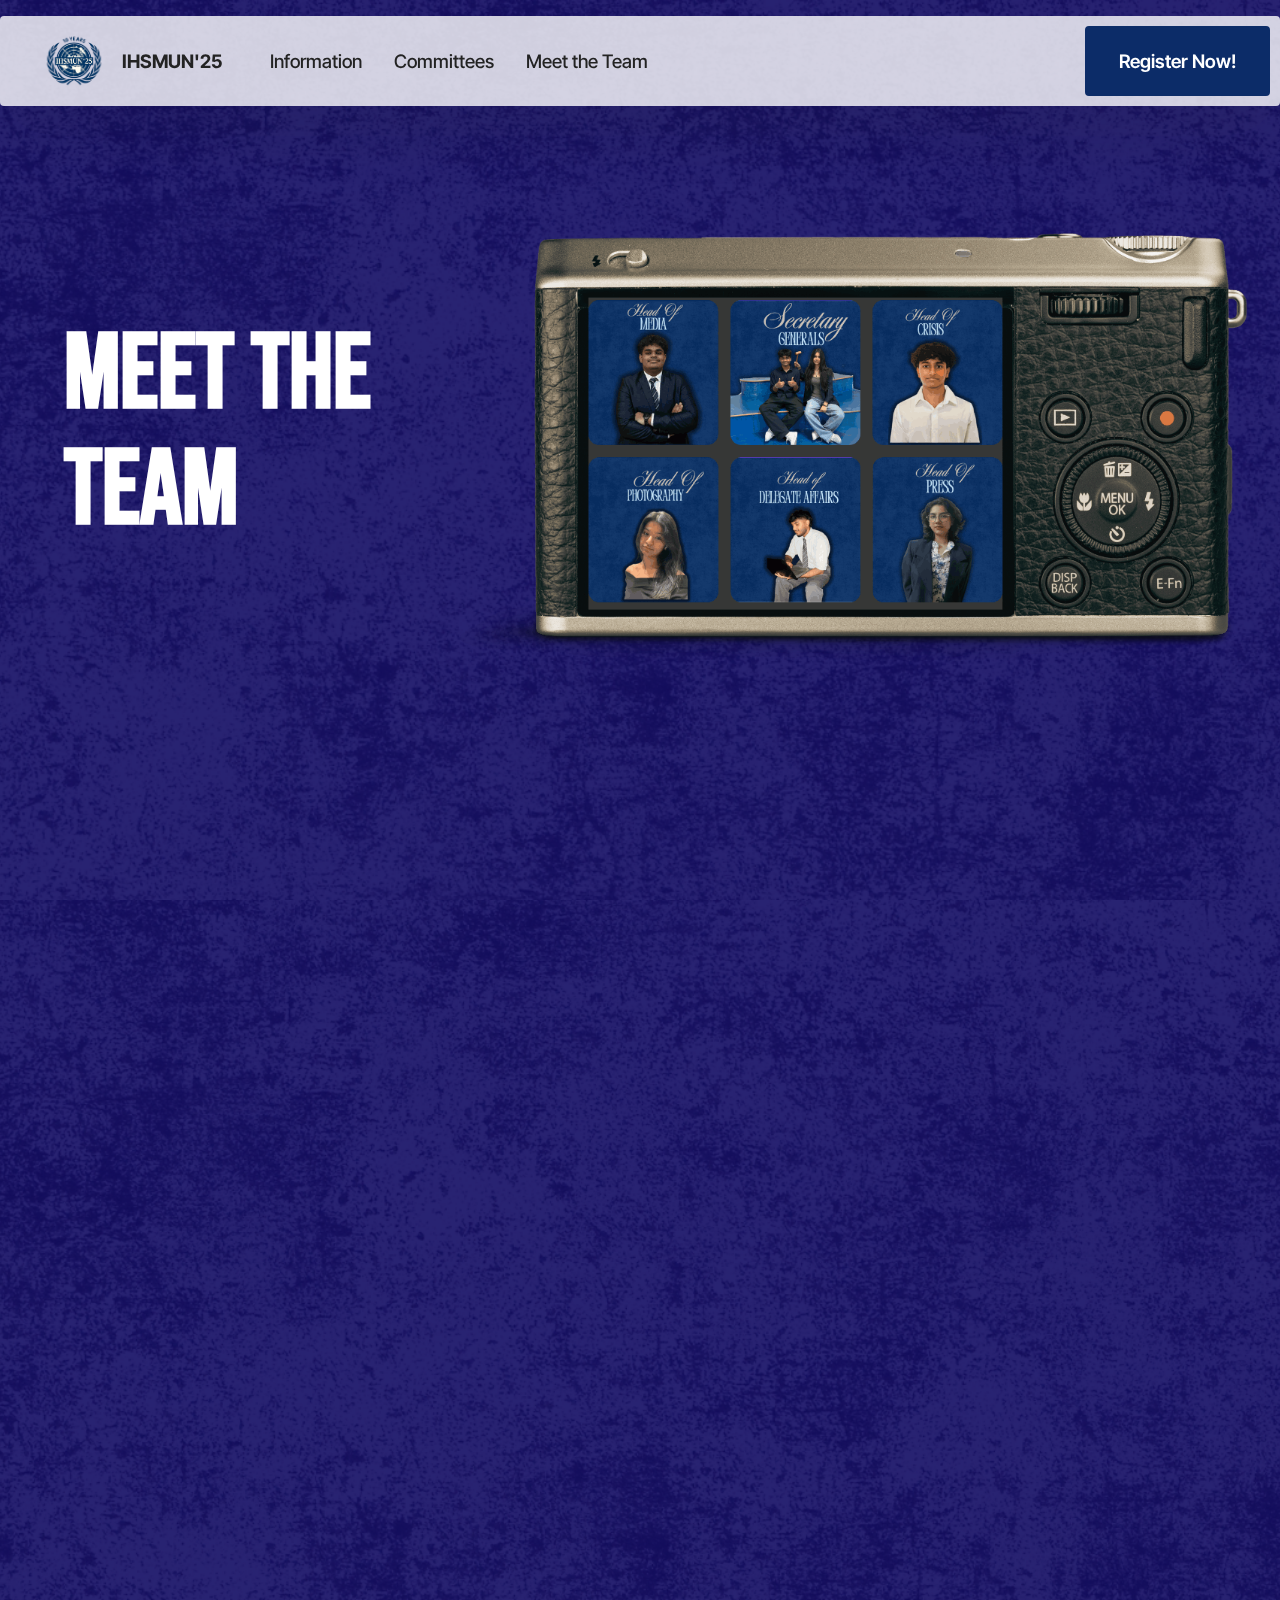
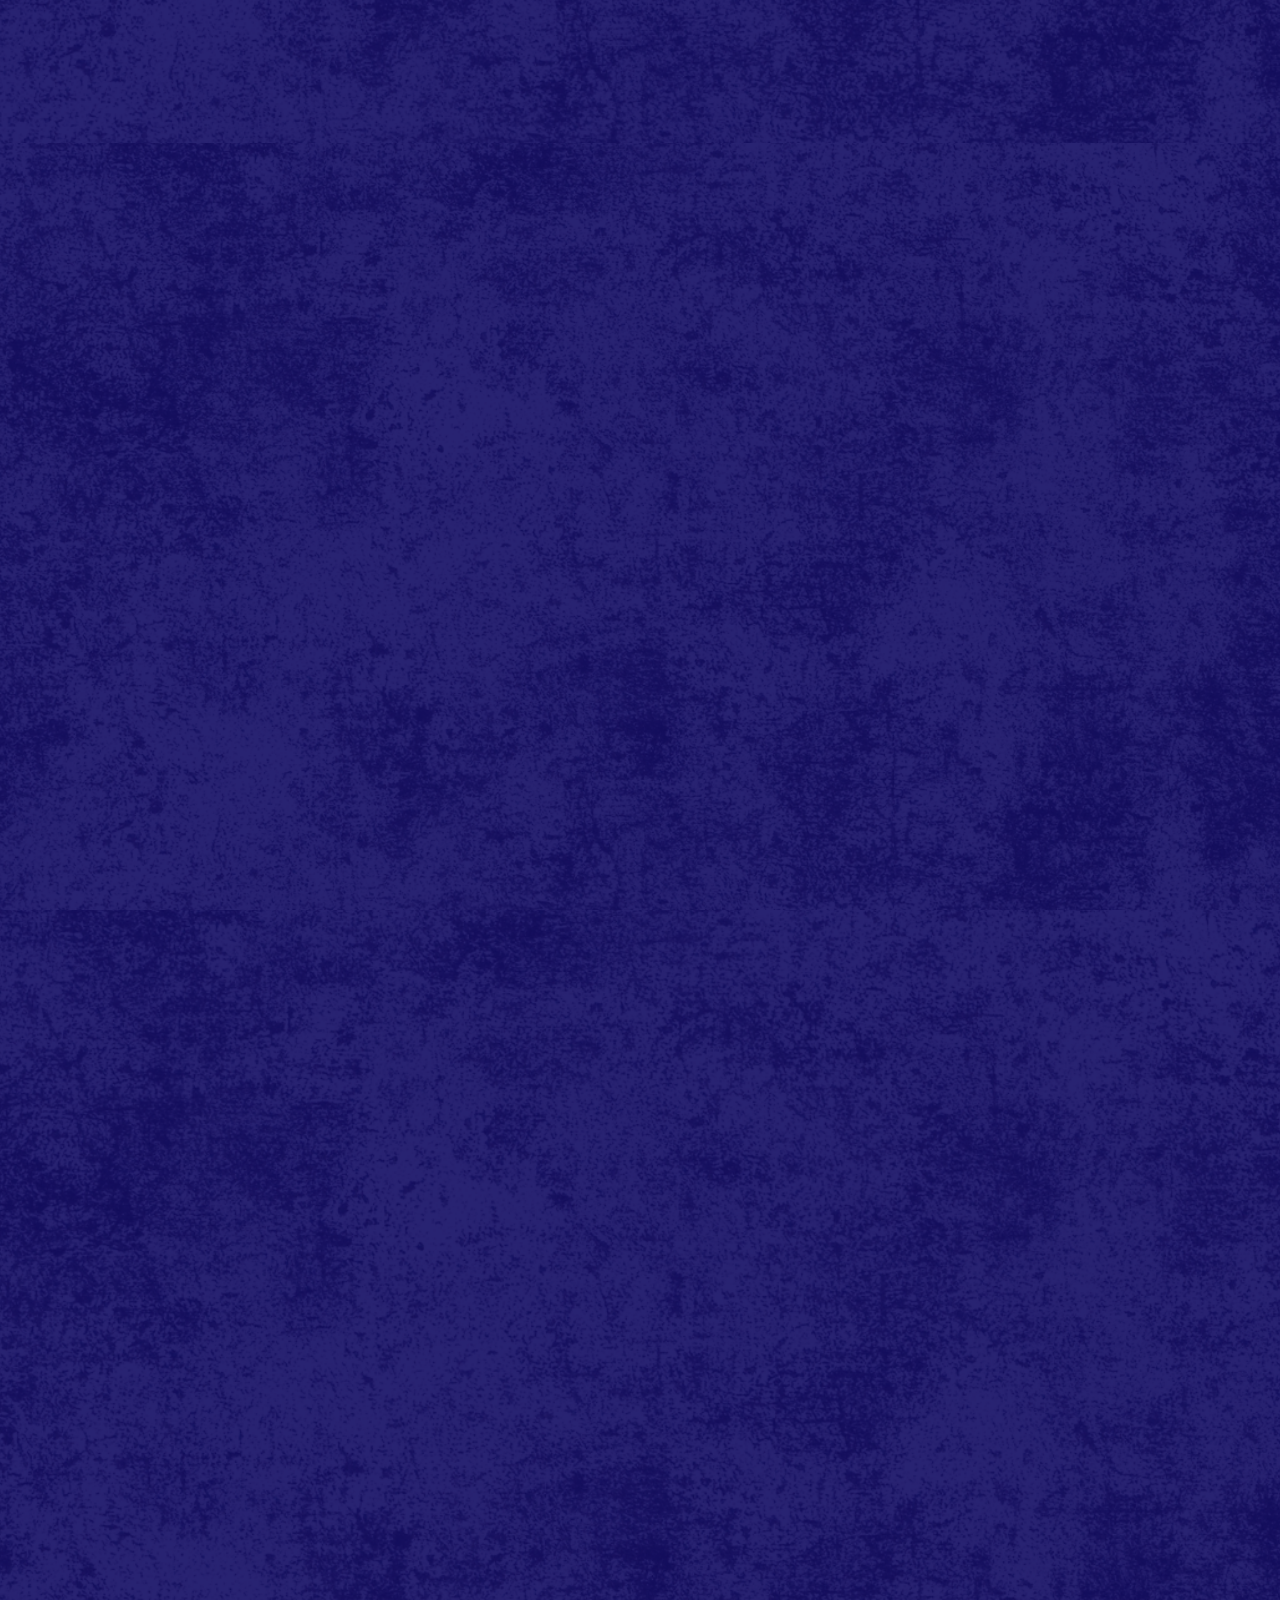
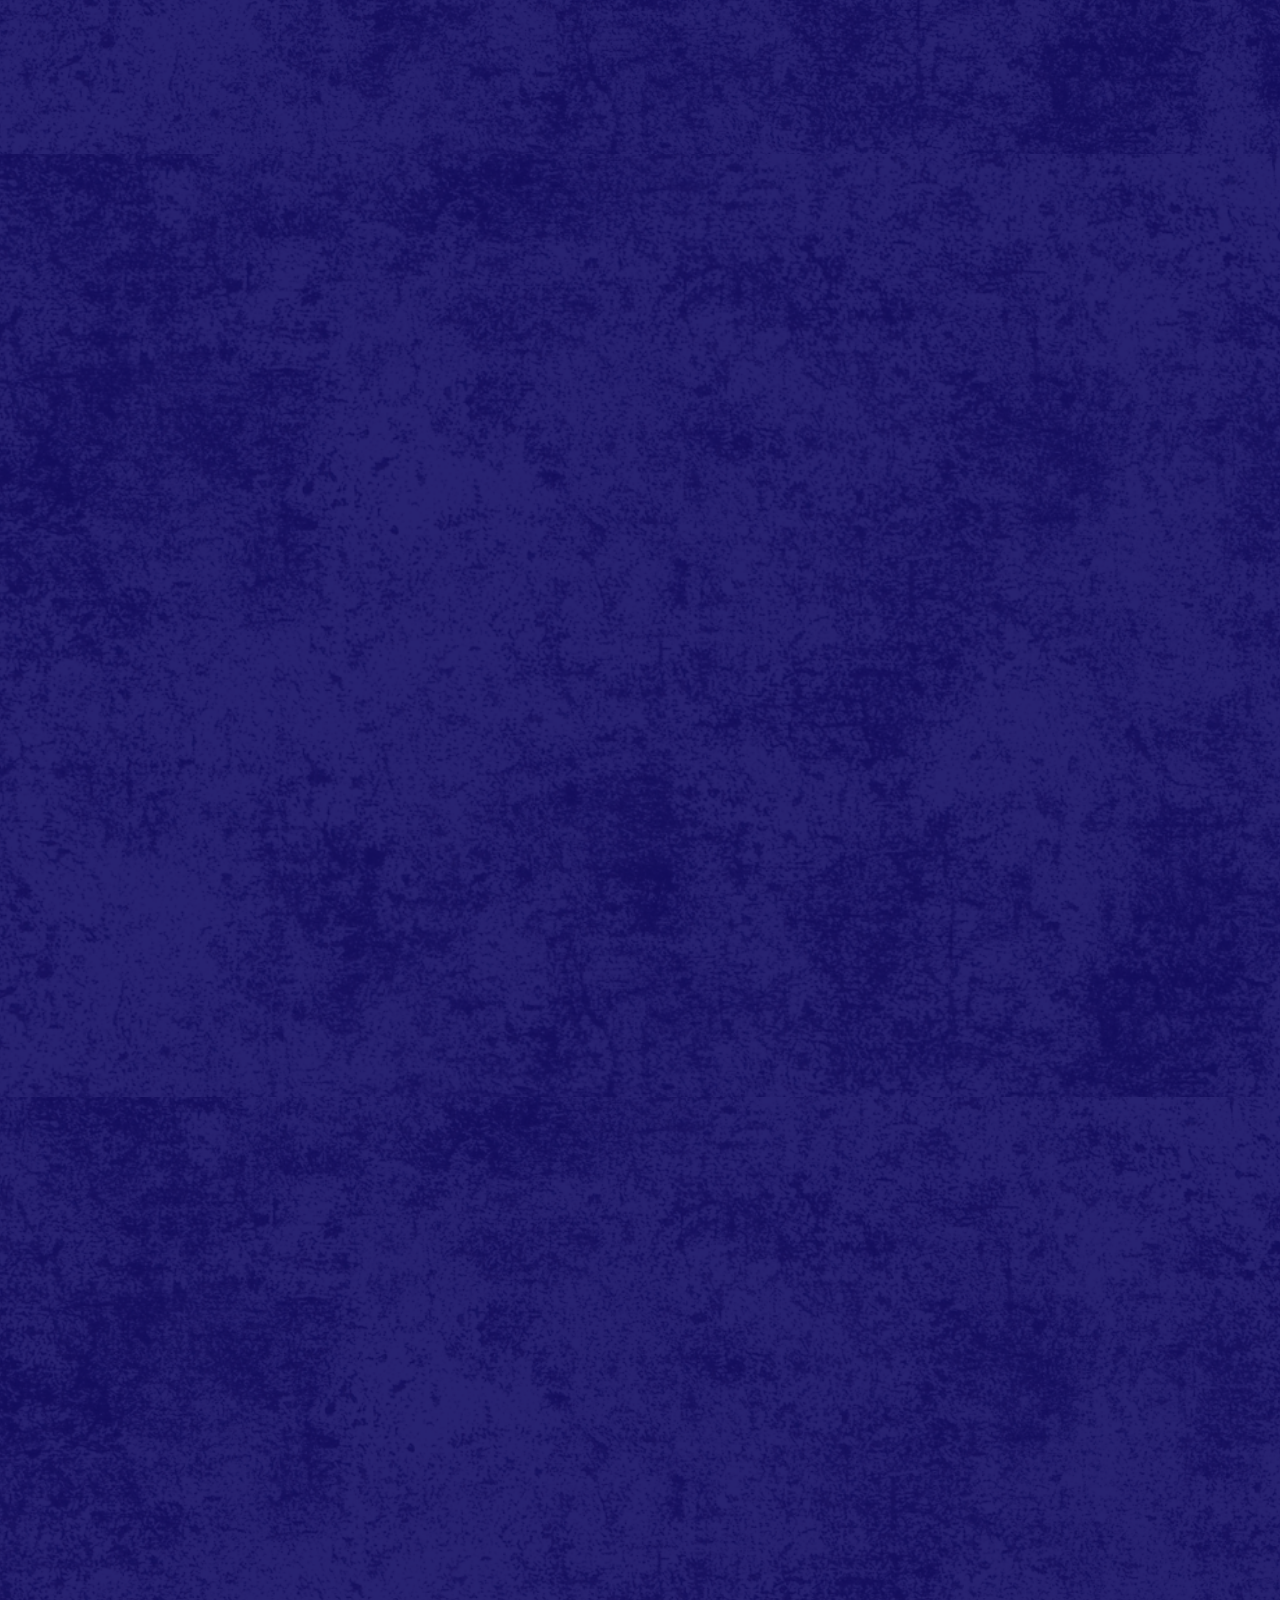
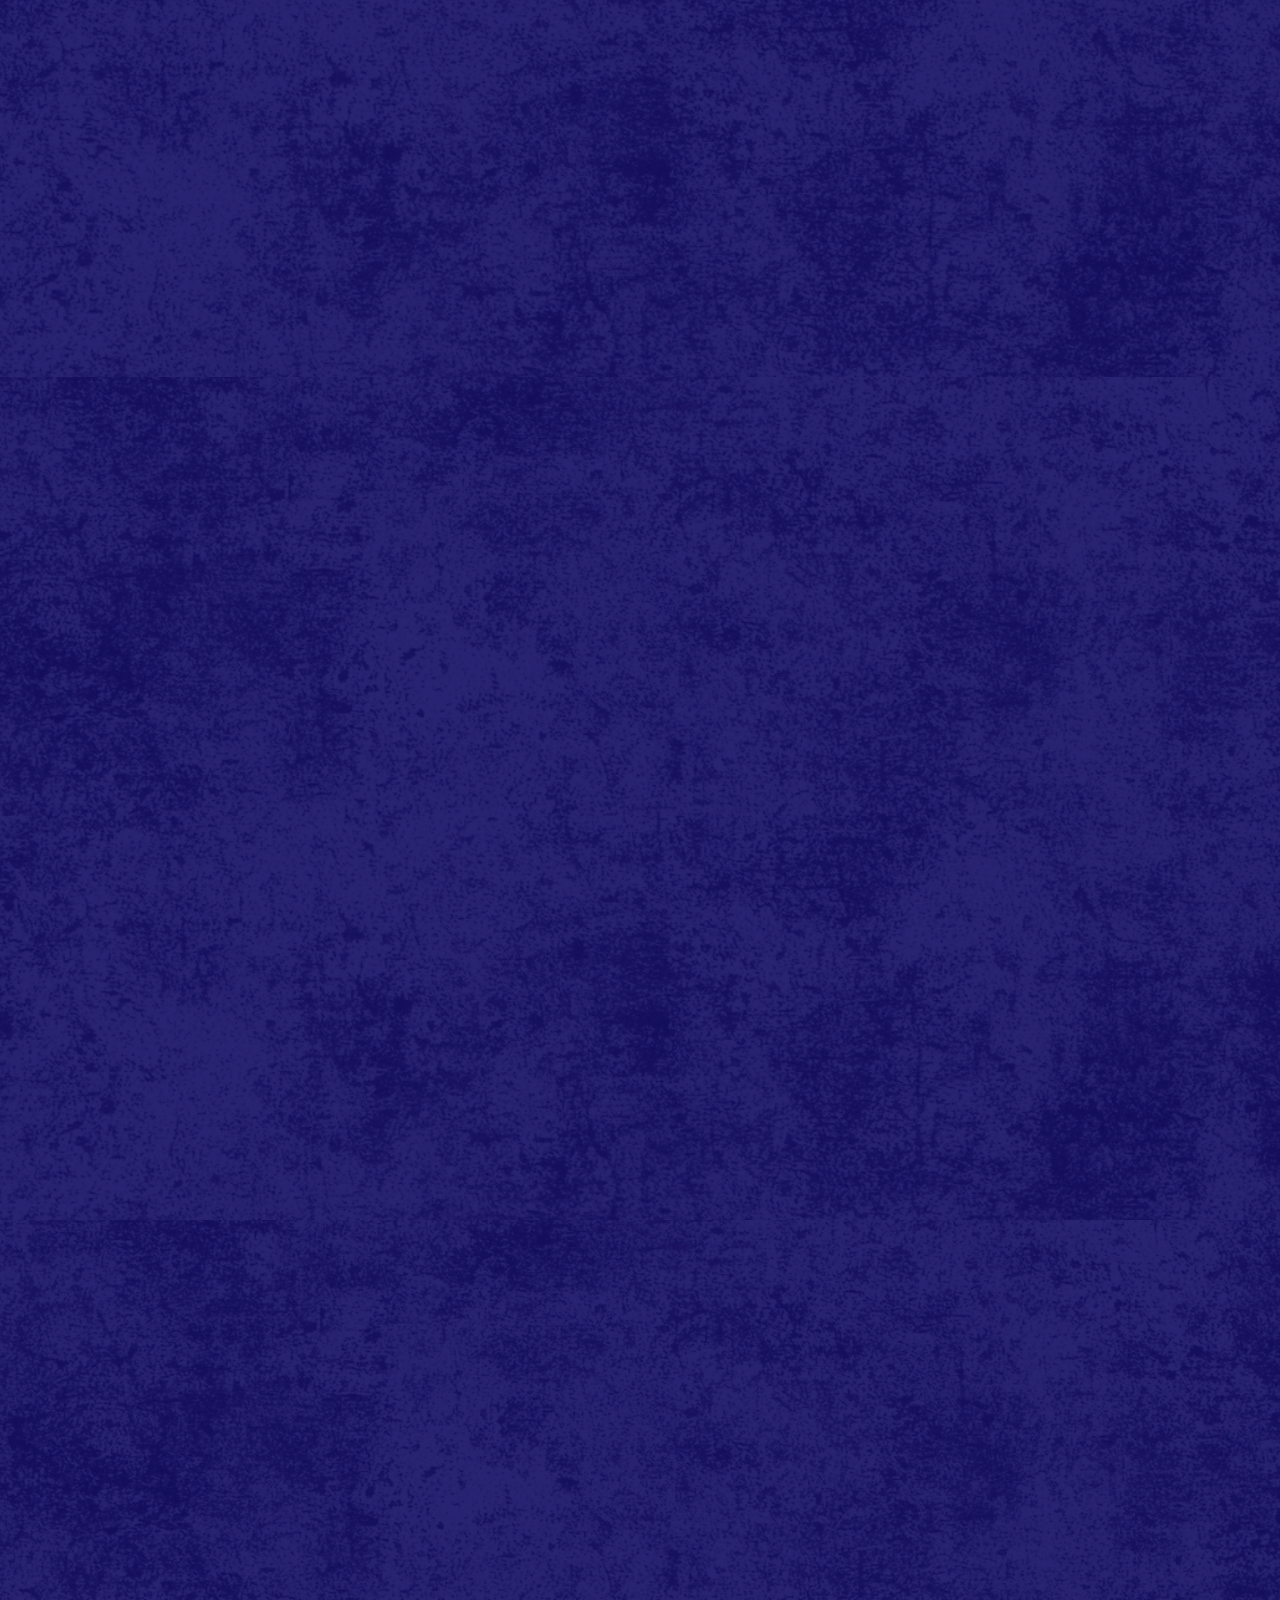
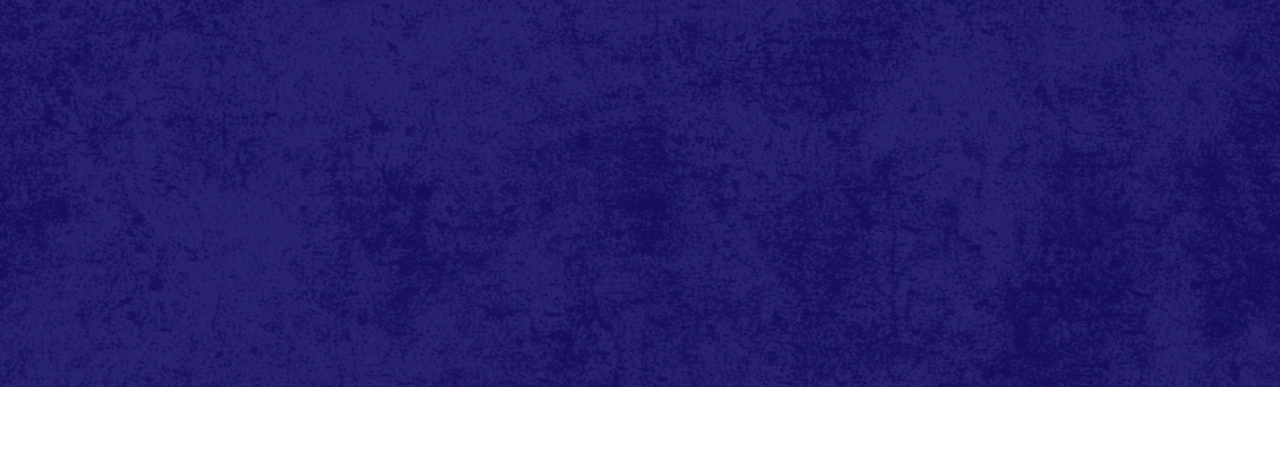
<file: page7.html>
<!DOCTYPE html>
<html  >
<head>
  <!-- Site made with Mobirise Website Builder v6.0.6, https://mobirise.com -->
  <meta charset="UTF-8">
  <meta http-equiv="X-UA-Compatible" content="IE=edge">
  <meta name="generator" content="Mobirise v6.0.6, mobirise.com">
  <meta name="viewport" content="width=device-width, initial-scale=1, minimum-scale=1">
  <link rel="shortcut icon" href="assets/images/whatsapp-image-2025-06-05-at-10.39.50-95060c91.png" type="image/x-icon">
  <meta name="description" content="">
  
  
  <title>Meet the Team</title>
  <link rel="stylesheet" href="assets/web/assets/mobirise-icons2/mobirise2.css">
  <link rel="stylesheet" href="assets/bootstrap/css/bootstrap.min.css">
  <link rel="stylesheet" href="assets/bootstrap/css/bootstrap-grid.min.css">
  <link rel="stylesheet" href="assets/bootstrap/css/bootstrap-reboot.min.css">
  <link rel="stylesheet" href="assets/animatecss/animate.css">
  <link rel="stylesheet" href="assets/dropdown/css/style.css">
  <link rel="stylesheet" href="assets/theme/css/style.css">
  <link rel="preload" href="https://fonts.googleapis.com/css?family=Bebas+Neue:400&display=swap" as="style" onload="this.onload=null;this.rel='stylesheet'">
  <noscript><link rel="stylesheet" href="https://fonts.googleapis.com/css?family=Bebas+Neue:400&display=swap"></noscript>
  <link rel="preload" href="https://fonts.googleapis.com/css?family=Inter+Tight:100,200,300,400,500,600,700,800,900,100i,200i,300i,400i,500i,600i,700i,800i,900i&display=swap" as="style" onload="this.onload=null;this.rel='stylesheet'">
  <noscript><link rel="stylesheet" href="https://fonts.googleapis.com/css?family=Inter+Tight:100,200,300,400,500,600,700,800,900,100i,200i,300i,400i,500i,600i,700i,800i,900i&display=swap"></noscript>
  <link rel="preload" href="https://fonts.googleapis.com/css?family=Nunito+Sans:200,300,400,500,600,700,800,900,200i,300i,400i,500i,600i,700i,800i,900i&display=swap" as="style" onload="this.onload=null;this.rel='stylesheet'">
  <noscript><link rel="stylesheet" href="https://fonts.googleapis.com/css?family=Nunito+Sans:200,300,400,500,600,700,800,900,200i,300i,400i,500i,600i,700i,800i,900i&display=swap"></noscript>
  <link rel="preload" as="style" href="assets/mobirise/css/mbr-additional.css?v=cSo0Rr"><link rel="stylesheet" href="assets/mobirise/css/mbr-additional.css?v=cSo0Rr" type="text/css">

  
  
  
</head>
<body>
  
  <section data-bs-version="5.1" class="menu menu1 cid-uRETGcdgtg" once="menu" id="menu01-1h">
	

	<nav class="navbar navbar-dropdown navbar-fixed-top navbar-expand-lg">
		<div class="container">
			<div class="navbar-brand">
				<span class="navbar-logo">
					<a href="index.html">
						<img src="assets/images/whatsapp-image-2025-06-05-at-10.39.50-95060c91.png" alt="Mobirise Website Builder" style="height: 4rem;">
					</a>
				</span>
				<span class="navbar-caption-wrap"><a class="navbar-caption text-black text-primary display-4" href="index.html">IHSMUN'25</a></span>
			</div>
			<button class="navbar-toggler" type="button" data-toggle="collapse" data-bs-toggle="collapse" data-target="#navbarSupportedContent" data-bs-target="#navbarSupportedContent" aria-controls="navbarNavAltMarkup" aria-expanded="false" aria-label="Toggle navigation">
				<div class="hamburger">
					<span></span>
					<span></span>
					<span></span>
					<span></span>
				</div>
			</button>
			<div class="collapse navbar-collapse" id="navbarSupportedContent">
				<ul class="navbar-nav nav-dropdown" data-app-modern-menu="true"><li class="nav-item"><a class="nav-link link text-black text-primary display-4" href="page4.html">Information</a></li><li class="nav-item">
						<a class="nav-link link text-black text-primary display-4" href="page5.html" aria-expanded="false">Committees</a>
					</li><li class="nav-item">
						<a class="nav-link link text-black text-primary display-4" href="page7.html">Meet the Team</a>
					</li></ul>
				
				<div class="navbar-buttons mbr-section-btn"><a class="btn btn-danger display-4" href="page3.html">Register Now!</a></div>
			</div>
		</div>
	</nav>
</section>

<section data-bs-version="5.1" class="header1 cid-uRETGcSrbP mbr-fullscreen" id="header01-1i">
	

	
	<div class="mbr-overlay" style="opacity: 0.4; background-color: rgb(17, 12, 104);"></div>

	<div class="container-fluid">
		<div class="row justify-content-center">
			<div class="col-12 col-md-12 col-lg-8 image-wrapper">
				<a href="page7.html#people03-1j"><img class="w-100" src="assets/images/ihsmune2809925203-1065x577.png" alt="Mobirise Website Builder"></a>
			</div>
			<div class="col-12 col-lg col-md-12">
				<div class="text-wrapper align-left">
					<h1 class="mbr-section-title mbr-fonts-style mb-4 display-1"><strong>Meet the Team</strong></h1>
					<p class="mbr-text mbr-fonts-style mb-4 display-7"></p>
					
				</div>
			</div>
		</div>
	</div>
</section>

<section data-bs-version="5.1" class="people03 cid-uRETGdx7pb" id="people03-1j">
	
	<div class="mbr-overlay"></div>
	<div class="container">
		<div class="row justify-content-center">
			<div class="col-12 content-head">
				<div class="mbr-section-head mb-5">
					<h4 class="mbr-section-title mbr-fonts-style align-center mb-0 display-2"><strong>The&nbsp; Secretariat&nbsp;</strong></h4>
					
				</div>
			</div>
		</div>
		<div class="row">
			<div class="item features-image col-12 col-md-6 col-lg-4 active">
				<div class="item-wrapper">
					<div class="item-img mb-3">
						<img src="assets/images/copy20of20sec20team20posts204-816x912.png" alt="Mobirise Website Builder" title="" data-slide-to="0" data-bs-slide-to="0">
					</div>
					<div class="item-content align-left">
						<h5 class="item-title mbr-fonts-style display-5"><strong>Devarshi Chaube</strong></h5>
						<h6 class="item-subtitle mbr-fonts-style mb-3 display-7">Secretary General</h6>
						
					</div>
					
				</div>
			</div>
			
			<div class="item features-image col-12 col-md-6 col-lg-4">
				<div class="item-wrapper">
					<div class="item-img mb-3">
						<img src="assets/images/copy-of-sec-team-posts-10.png" alt="Mobirise Website Builder" title="" data-slide-to="1" data-bs-slide-to="1">
					</div>
					<div class="item-content align-left">
						<h5 class="item-title mbr-fonts-style display-5"><strong>Ma'am Chaube</strong></h5>
						<h6 class="item-subtitle mbr-fonts-style mb-3 display-7">MUN Director</h6>
						
					</div>
					
				</div>
			</div><div class="item features-image col-12 col-md-6 col-lg-4">
				<div class="item-wrapper">
					<div class="item-img mb-3">
						<img src="assets/images/copy20of20sec20team20posts205-816x893.png" alt="Mobirise Website Builder" title="" data-slide-to="2" data-bs-slide-to="2">
					</div>
					<div class="item-content align-left">
						<h5 class="item-title mbr-fonts-style display-5"><strong>Ananya Joshi</strong></h5>
						<h6 class="item-subtitle mbr-fonts-style mb-3 display-7">Secratary General</h6>
						
					</div>
					
				</div>
			</div>
		</div>
	</div>
</section>

<section data-bs-version="5.1" class="people03 cid-uRETGdQbfy" id="people03-1k">
	
	<div class="mbr-overlay"></div>
	<div class="container">
		<div class="row justify-content-center">
			<div class="col-12 content-head">
				
			</div>
		</div>
		<div class="row">
			<div class="item features-image col-12 col-md-6 col-lg-3 active">
				<div class="item-wrapper">
					<div class="item-img mb-3">
						<img src="assets/images/copy20of20sec20team20posts206-596x673.png" alt="Mobirise Website Builder" title="" data-slide-to="0" data-bs-slide-to="0">
					</div>
					<div class="item-content align-left">
						<h5 class="item-title mbr-fonts-style display-5"><strong>Ann Mary&nbsp;</strong><strong style="font-size: 2rem;">Joseph</strong></h5>
						<h6 class="item-subtitle mbr-fonts-style mb-3 display-7">Director General</h6>
						
					</div>
					
				</div>
			</div><div class="item features-image col-12 col-md-6 col-lg-3">
				<div class="item-wrapper">
					<div class="item-img mb-3">
						<img src="assets/images/copy20of20sec20team20posts208-816x1000.png" alt="Mobirise Website Builder" title="" data-slide-to="1" data-bs-slide-to="1">
					</div>
					<div class="item-content align-left">
						<h5 class="item-title mbr-fonts-style display-5"><strong>Azza Rashid</strong></h5>
						<h6 class="item-subtitle mbr-fonts-style mb-3 display-7">Deputy Secretary General</h6>
						
					</div>
					
				</div>
			</div><div class="item features-image col-12 col-md-6 col-lg-3">
				<div class="item-wrapper">
					<div class="item-img mb-3">
						<img src="assets/images/copy20of20sec20team20posts207-596x780.png" alt="Mobirise Website Builder" title="" data-slide-to="2" data-bs-slide-to="2">
					</div>
					<div class="item-content align-left">
						<h5 class="item-title mbr-fonts-style display-5"><strong>Nehan&nbsp;</strong><strong style="font-size: 2rem;">Naseem&nbsp;</strong><strong style="font-size: 2rem;">Ali</strong></h5>
						<h6 class="item-subtitle mbr-fonts-style mb-3 display-7">Deputy Secretary General</h6>
						
					</div>
					
				</div>
			</div><div class="item features-image col-12 col-md-6 col-lg-3">
				<div class="item-wrapper">
					<div class="item-img mb-3">
						<img src="assets/images/copy20of20sec20team20posts2014-596x799.png" alt="Mobirise Website Builder" title="" data-slide-to="3" data-bs-slide-to="3">
					</div>
					<div class="item-content align-left">
						<h5 class="item-title mbr-fonts-style display-5"><strong>Arjith Babu</strong></h5>
						<h6 class="item-subtitle mbr-fonts-style mb-3 display-7">Head Of Admins</h6>
						
					</div>
					
				</div>
			</div>
			
			
		</div>
	</div>
</section>

<section data-bs-version="5.1" class="people03 cid-uRETGe8w5h" id="people03-1l">
	
	<div class="mbr-overlay"></div>
	<div class="container">
		<div class="row justify-content-center">
			<div class="col-12 content-head">
				<div class="mbr-section-head mb-5">
					<h4 class="mbr-section-title mbr-fonts-style align-center mb-0 display-2"><strong>Crisis Team</strong></h4>
					
				</div>
			</div>
		</div>
		<div class="row">
			<div class="item features-image col-12 col-md-6 col-lg-4 active">
				<div class="item-wrapper">
					<div class="item-img mb-3">
						<img src="assets/images/copy20of20sec20team20posts2011-816x989.png" alt="Mobirise Website Builder" title="" data-slide-to="0" data-bs-slide-to="0">
					</div>
					<div class="item-content align-left">
						<h5 class="item-title mbr-fonts-style display-5"><strong>Karthikeya Shukla</strong></h5>
						<h6 class="item-subtitle mbr-fonts-style mb-3 display-7">Crisis Team</h6>
						
					</div>
					
				</div>
			</div>
			
			<div class="item features-image col-12 col-md-6 col-lg-4">
				<div class="item-wrapper">
					<div class="item-img mb-3">
						<img src="assets/images/copy20of20sec20team20posts209-816x975.png" alt="Mobirise Website Builder" title="" data-slide-to="1" data-bs-slide-to="1">
					</div>
					<div class="item-content align-left">
						<h5 class="item-title mbr-fonts-style display-5"><strong>Rayan Rashid Manoly</strong></h5>
						<h6 class="item-subtitle mbr-fonts-style mb-3 display-7">Head of Crisis</h6>
						
					</div>
					
				</div>
			</div><div class="item features-image col-12 col-md-6 col-lg-4">
				<div class="item-wrapper">
					<div class="item-img mb-3">
						<img src="assets/images/copy20of20sec20team20posts2010-816x698.png" alt="Mobirise Website Builder" title="" data-slide-to="2" data-bs-slide-to="2">
					</div>
					<div class="item-content align-left">
						<h5 class="item-title mbr-fonts-style display-5"><strong>Caren Lobo</strong></h5>
						<h6 class="item-subtitle mbr-fonts-style mb-3 display-7">Crisis Team</h6>
						
					</div>
					
				</div>
			</div>
		</div>
	</div>
</section>

<section data-bs-version="5.1" class="people03 cid-uRETGepsjg" id="people03-1m">
	
	<div class="mbr-overlay"></div>
	<div class="container">
		<div class="row justify-content-center">
			<div class="col-12 content-head">
				<div class="mbr-section-head mb-5">
					<h4 class="mbr-section-title mbr-fonts-style align-center mb-0 display-2"><strong>Delegate Affairs</strong></h4>
					
				</div>
			</div>
		</div>
		<div class="row">
			<div class="item features-image col-12 col-md-6 col-lg-6 active">
				<div class="item-wrapper">
					<div class="item-img mb-3">
						<img src="assets/images/sec20team20posts-712x947.png" alt="Mobirise Website Builder" title="" data-slide-to="0" data-bs-slide-to="0">
					</div>
					<div class="item-content align-left">
						<h5 class="item-title mbr-fonts-style display-5"><strong>Aditya Prakash</strong></h5>
						<h6 class="item-subtitle mbr-fonts-style mb-3 display-7">Head of Delegate Affairs</h6>
						
					</div>
					
				</div>
			</div>
			
			<div class="item features-image col-12 col-md-6 col-lg-6">
				<div class="item-wrapper">
					<div class="item-img mb-3">
						<img src="assets/images/copy20of20sec20team20posts2013-680x1078.png" alt="Mobirise Website Builder" title="" data-slide-to="1" data-bs-slide-to="1">
					</div>
					<div class="item-content align-left">
						<h5 class="item-title mbr-fonts-style display-5"><strong>Riddhi Sharma</strong></h5>
						<h6 class="item-subtitle mbr-fonts-style mb-3 display-7">Deputy Head of Delegate Affairs</h6>
						
					</div>
					
				</div>
			</div>
		</div>
	</div>
</section>

<section data-bs-version="5.1" class="people03 cid-uREUunnKSF" id="people03-1n">
	
	<div class="mbr-overlay"></div>
	<div class="container">
		<div class="row justify-content-center">
			<div class="col-12 content-head">
				<div class="mbr-section-head mb-5">
					<h4 class="mbr-section-title mbr-fonts-style align-center mb-0 display-2"><strong>Heads of<br>Press&nbsp; &amp;&nbsp; Photography</strong></h4>
					
				</div>
			</div>
		</div>
		<div class="row">
			<div class="item features-image col-12 col-md-6 col-lg-6 active">
				<div class="item-wrapper">
					<div class="item-img mb-3">
						<img src="assets/images/copy20of20sec20team20posts2017-844x1041.png" alt="Mobirise Website Builder" title="" data-slide-to="0" data-bs-slide-to="0">
					</div>
					<div class="item-content align-left">
						<h5 class="item-title mbr-fonts-style display-5"><strong>Tenzil Singh</strong></h5>
						<h6 class="item-subtitle mbr-fonts-style mb-3 display-7">Head of Press</h6>
						
					</div>
					
				</div>
			</div>
			
			<div class="item features-image col-12 col-md-6 col-lg-6">
				<div class="item-wrapper">
					<div class="item-img mb-3">
						<img src="assets/images/copy20of20sec20team20posts2016-901x1202.png" alt="Mobirise Website Builder" title="" data-slide-to="1" data-bs-slide-to="1">
					</div>
					<div class="item-content align-left">
						<h5 class="item-title mbr-fonts-style display-5"><strong>Varsha Mulani</strong></h5>
						<h6 class="item-subtitle mbr-fonts-style mb-3 display-7">Head of Photography</h6>
						
					</div>
					
				</div>
			</div>
		</div>
	</div>
</section>

<section data-bs-version="5.1" class="people03 cid-uRFsY6emT7" id="people03-1o">
	
	<div class="mbr-overlay"></div>
	<div class="container">
		<div class="row justify-content-center">
			<div class="col-12 content-head">
				<div class="mbr-section-head mb-5">
					<h4 class="mbr-section-title mbr-fonts-style align-center mb-0 display-2"><strong>The Media Team</strong></h4>
					
				</div>
			</div>
		</div>
		<div class="row">
			<div class="item features-image col-12 col-md-6 col-lg-4 active">
				<div class="item-wrapper">
					<div class="item-img mb-3">
						<img src="assets/images/copy20of20sec20team20posts2021-737x982.png" alt="Mobirise Website Builder" title="" data-slide-to="0" data-bs-slide-to="0">
					</div>
					<div class="item-content align-left">
						<h5 class="item-title mbr-fonts-style display-5"><strong>Aaliyah Afthab</strong></h5>
						<h6 class="item-subtitle mbr-fonts-style mb-3 display-7">Secretary General</h6>
						
					</div>
					
				</div>
			</div>
			
			<div class="item features-image col-12 col-md-6 col-lg-4">
				<div class="item-wrapper">
					<div class="item-img mb-3">
						<img src="assets/images/copy20of20sec20team20posts2018-723x916.png" alt="Mobirise Website Builder" title="" data-slide-to="1" data-bs-slide-to="1">
					</div>
					<div class="item-content align-left">
						<h5 class="item-title mbr-fonts-style display-5"><strong>Mohammed Fadhil KP</strong></h5>
						<h6 class="item-subtitle mbr-fonts-style mb-3 display-7">Head of Media</h6>
						
					</div>
					
				</div>
			</div><div class="item features-image col-12 col-md-6 col-lg-4">
				<div class="item-wrapper">
					<div class="item-img mb-3">
						<img src="assets/images/copy20of20sec20team20posts2019-816x1345.png" alt="Mobirise Website Builder" title="" data-slide-to="2" data-bs-slide-to="2">
					</div>
					<div class="item-content align-left">
						<h5 class="item-title mbr-fonts-style display-5"><strong>Hawwa Mustafa</strong></h5>
						<h6 class="item-subtitle mbr-fonts-style mb-3 display-7">Media Team</h6>
						
					</div>
					
				</div>
			</div>
		</div>
	</div>
</section>

<section data-bs-version="5.1" class="people03 cid-uRFt1GwaGY" id="people03-1p">
	
	<div class="mbr-overlay"></div>
	<div class="container-fluid">
		<div class="row justify-content-center">
			<div class="col-12 content-head">
				
			</div>
		</div>
		<div class="row">
			<div class="item features-image col-12 col-md-6 col-lg-3 active">
				<div class="item-wrapper">
					<div class="item-img mb-3">
						<img src="assets/images/copy20of20sec20team20posts2022-538x760.png" alt="Mobirise Website Builder" title="" data-slide-to="0" data-bs-slide-to="0">
					</div>
					<div class="item-content align-left">
						<h5 class="item-title mbr-fonts-style display-5"><strong>Keeran Avanindra</strong></h5>
						<h6 class="item-subtitle mbr-fonts-style mb-3 display-7">Media Team</h6>
						
					</div>
					
				</div>
			</div><div class="item features-image col-12 col-md-6 col-lg-3">
				<div class="item-wrapper">
					<div class="item-img mb-3">
						<img src="assets/images/copy20of20sec20team20posts2020-738x975.png" alt="Mobirise Website Builder" title="" data-slide-to="1" data-bs-slide-to="1">
					</div>
					<div class="item-content align-left">
						<h5 class="item-title mbr-fonts-style display-5"><strong>Alida Maria</strong></h5>
						<h6 class="item-subtitle mbr-fonts-style mb-3 display-7">Media Team</h6>
						
					</div>
					
				</div>
			</div><div class="item features-image col-12 col-md-6 col-lg-3">
				<div class="item-wrapper">
					<div class="item-img mb-3">
						<img src="assets/images/copy20of20sec20team20posts2023-599x846.png" alt="Mobirise Website Builder" title="" data-slide-to="2" data-bs-slide-to="2">
					</div>
					<div class="item-content align-left">
						<h5 class="item-title mbr-fonts-style display-5"><strong>Bimal Babu</strong></h5>
						<h6 class="item-subtitle mbr-fonts-style mb-3 display-7">Media Team</h6>
						
					</div>
					
				</div>
			</div><div class="item features-image col-12 col-md-6 col-lg-3">
				<div class="item-wrapper">
					<div class="item-img mb-3">
						<img src="assets/images/copy20of20sec20team20posts2024-838x1179.png" alt="Mobirise Website Builder" title="" data-slide-to="3" data-bs-slide-to="3">
					</div>
					<div class="item-content align-left">
						<h5 class="item-title mbr-fonts-style display-5"><strong>Vimal Krishna</strong></h5>
						<h6 class="item-subtitle mbr-fonts-style mb-3 display-7">Media Team</h6>
						
					</div>
					
				</div>
			</div>
			
			
		</div>
	</div>
</section><section class="display-7" style="padding: 0;align-items: center;justify-content: center;flex-wrap: wrap;    align-content: center;display: flex;position: relative;height: 4rem;"><a href="https://mobiri.se/" style="flex: 1 1;height: 4rem;position: absolute;width: 100%;z-index: 1;"><img alt="" style="height: 4rem;" src="[data-uri]"></a><p style="margin: 0;text-align: center;" class="display-7">&#8204;</p><a style="z-index:1" href="https://mobirise.com">Mobirise </a></section><script src="assets/bootstrap/js/bootstrap.bundle.min.js"></script>  <script src="assets/smoothscroll/smooth-scroll.js"></script>  <script src="assets/ytplayer/index.js"></script>  <script src="assets/dropdown/js/navbar-dropdown.js"></script>  <script src="assets/theme/js/script.js"></script>  
  
  
 <div id="scrollToTop" class="scrollToTop mbr-arrow-up"><a style="text-align: center;"><i class="mbr-arrow-up-icon mbr-arrow-up-icon-cm cm-icon cm-icon-smallarrow-up"></i></a></div>
    <input name="animation" type="hidden">
  </body>
</html>
</file>
<file: assets/web/assets/mobirise-icons2/mobirise2.css>
@font-face {
  font-family: 'Moririse2';
  font-display: swap;
  src:  url('mobirise2.eot?f2bix4');
  src:  url('mobirise2.eot?f2bix4#iefix') format('embedded-opentype'),
    url('mobirise2.ttf?f2bix4') format('truetype'),
    url('mobirise2.woff?f2bix4') format('woff'),
    url('mobirise2.svg?f2bix4#mobirise2') format('svg');
  font-weight: normal;
  font-style: normal;
}

[class^="mobi-"], [class*=" mobi-"] {
  /* use !important to prevent issues with browser extensions that change fonts */
  font-family: 'Moririse2' !important;
  speak: none;
  font-style: normal;
  font-weight: normal;
  font-variant: normal;
  text-transform: none;
  line-height: 1;

  /* Better Font Rendering =========== */
  -webkit-font-smoothing: antialiased;
  -moz-osx-font-smoothing: grayscale;
}

.mobi-mbri-add-submenu:before {
  content: "\e900";
}
.mobi-mbri-alert:before {
  content: "\e901";
}
.mobi-mbri-align-center:before {
  content: "\e902";
}
.mobi-mbri-align-justify:before {
  content: "\e903";
}
.mobi-mbri-align-left:before {
  content: "\e904";
}
.mobi-mbri-align-right:before {
  content: "\e905";
}
.mobi-mbri-android:before {
  content: "\e906";
}
.mobi-mbri-apple:before {
  content: "\e907";
}
.mobi-mbri-arrow-down:before {
  content: "\e908";
}
.mobi-mbri-arrow-next:before {
  content: "\e909";
}
.mobi-mbri-arrow-prev:before {
  content: "\e90a";
}
.mobi-mbri-arrow-up:before {
  content: "\e90b";
}
.mobi-mbri-bold:before {
  content: "\e90c";
}
.mobi-mbri-bookmark:before {
  content: "\e90d";
}
.mobi-mbri-bootstrap:before {
  content: "\e90e";
}
.mobi-mbri-briefcase:before {
  content: "\e90f";
}
.mobi-mbri-browse:before {
  content: "\e910";
}
.mobi-mbri-bulleted-list:before {
  content: "\e911";
}
.mobi-mbri-calendar:before {
  content: "\e912";
}
.mobi-mbri-camera:before {
  content: "\e913";
}
.mobi-mbri-cart-add:before {
  content: "\e914";
}
.mobi-mbri-cart-full:before {
  content: "\e915";
}
.mobi-mbri-cash:before {
  content: "\e916";
}
.mobi-mbri-change-style:before {
  content: "\e917";
}
.mobi-mbri-chat:before {
  content: "\e918";
}
.mobi-mbri-clock:before {
  content: "\e919";
}
.mobi-mbri-close:before {
  content: "\e91a";
}
.mobi-mbri-cloud:before {
  content: "\e91b";
}
.mobi-mbri-code:before {
  content: "\e91c";
}
.mobi-mbri-contact-form:before {
  content: "\e91d";
}
.mobi-mbri-credit-card:before {
  content: "\e91e";
}
.mobi-mbri-cursor-click:before {
  content: "\e91f";
}
.mobi-mbri-cust-feedback:before {
  content: "\e920";
}
.mobi-mbri-database:before {
  content: "\e921";
}
.mobi-mbri-delivery:before {
  content: "\e922";
}
.mobi-mbri-desktop:before {
  content: "\e923";
}
.mobi-mbri-devices:before {
  content: "\e924";
}
.mobi-mbri-down:before {
  content: "\e925";
}
.mobi-mbri-download-2:before {
  content: "\e926";
}
.mobi-mbri-download:before {
  content: "\e927";
}
.mobi-mbri-drag-n-drop-2:before {
  content: "\e928";
}
.mobi-mbri-drag-n-drop:before {
  content: "\e929";
}
.mobi-mbri-edit-2:before {
  content: "\e92a";
}
.mobi-mbri-edit:before {
  content: "\e92b";
}
.mobi-mbri-error:before {
  content: "\e92c";
}
.mobi-mbri-extension:before {
  content: "\e92d";
}
.mobi-mbri-features:before {
  content: "\e92e";
}
.mobi-mbri-file:before {
  content: "\e92f";
}
.mobi-mbri-flag:before {
  content: "\e930";
}
.mobi-mbri-folder:before {
  content: "\e931";
}
.mobi-mbri-gift:before {
  content: "\e932";
}
.mobi-mbri-github:before {
  content: "\e933";
}
.mobi-mbri-globe-2:before {
  content: "\e934";
}
.mobi-mbri-globe:before {
  content: "\e935";
}
.mobi-mbri-growing-chart:before {
  content: "\e936";
}
.mobi-mbri-hearth:before {
  content: "\e937";
}
.mobi-mbri-help:before {
  content: "\e938";
}
.mobi-mbri-home:before {
  content: "\e939";
}
.mobi-mbri-hot-cup:before {
  content: "\e93a";
}
.mobi-mbri-idea:before {
  content: "\e93b";
}
.mobi-mbri-image-gallery:before {
  content: "\e93c";
}
.mobi-mbri-image-slider:before {
  content: "\e93d";
}
.mobi-mbri-info:before {
  content: "\e93e";
}
.mobi-mbri-italic:before {
  content: "\e93f";
}
.mobi-mbri-key:before {
  content: "\e940";
}
.mobi-mbri-laptop:before {
  content: "\e941";
}
.mobi-mbri-layers:before {
  content: "\e942";
}
.mobi-mbri-left-right:before {
  content: "\e943";
}
.mobi-mbri-left:before {
  content: "\e944";
}
.mobi-mbri-letter:before {
  content: "\e945";
}
.mobi-mbri-like:before {
  content: "\e946";
}
.mobi-mbri-link:before {
  content: "\e947";
}
.mobi-mbri-lock:before {
  content: "\e948";
}
.mobi-mbri-login:before {
  content: "\e949";
}
.mobi-mbri-logout:before {
  content: "\e94a";
}
.mobi-mbri-magic-stick:before {
  content: "\e94b";
}
.mobi-mbri-map-pin:before {
  content: "\e94c";
}
.mobi-mbri-menu:before {
  content: "\e94d";
}
.mobi-mbri-mobile-2:before {
  content: "\e94e";
}
.mobi-mbri-mobile-horizontal:before {
  content: "\e94f";
}
.mobi-mbri-mobile:before {
  content: "\e950";
}
.mobi-mbri-mobirise:before {
  content: "\e951";
}
.mobi-mbri-more-horizontal:before {
  content: "\e952";
}
.mobi-mbri-more-vertical:before {
  content: "\e953";
}
.mobi-mbri-music:before {
  content: "\e954";
}
.mobi-mbri-new-file:before {
  content: "\e955";
}
.mobi-mbri-numbered-list:before {
  content: "\e956";
}
.mobi-mbri-opened-folder:before {
  content: "\e957";
}
.mobi-mbri-pages:before {
  content: "\e958";
}
.mobi-mbri-paper-plane:before {
  content: "\e959";
}
.mobi-mbri-paperclip:before {
  content: "\e95a";
}
.mobi-mbri-phone:before {
  content: "\e95b";
}
.mobi-mbri-photo:before {
  content: "\e95c";
}
.mobi-mbri-photos:before {
  content: "\e95d";
}
.mobi-mbri-pin:before {
  content: "\e95e";
}
.mobi-mbri-play:before {
  content: "\e95f";
}
.mobi-mbri-plus:before {
  content: "\e960";
}
.mobi-mbri-preview:before {
  content: "\e961";
}
.mobi-mbri-print:before {
  content: "\e962";
}
.mobi-mbri-protect:before {
  content: "\e963";
}
.mobi-mbri-question:before {
  content: "\e964";
}
.mobi-mbri-quote-left:before {
  content: "\e965";
}
.mobi-mbri-quote-right:before {
  content: "\e966";
}
.mobi-mbri-redo:before {
  content: "\e967";
}
.mobi-mbri-refresh:before {
  content: "\e968";
}
.mobi-mbri-responsive-2:before {
  content: "\e969";
}
.mobi-mbri-responsive:before {
  content: "\e96a";
}
.mobi-mbri-right:before {
  content: "\e96b";
}
.mobi-mbri-rocket:before {
  content: "\e96c";
}
.mobi-mbri-sad-face:before {
  content: "\e96d";
}
.mobi-mbri-sale:before {
  content: "\e96e";
}
.mobi-mbri-save:before {
  content: "\e96f";
}
.mobi-mbri-search:before {
  content: "\e970";
}
.mobi-mbri-setting-2:before {
  content: "\e971";
}
.mobi-mbri-setting-3:before {
  content: "\e972";
}
.mobi-mbri-setting:before {
  content: "\e973";
}
.mobi-mbri-share:before {
  content: "\e974";
}
.mobi-mbri-shopping-bag:before {
  content: "\e975";
}
.mobi-mbri-shopping-basket:before {
  content: "\e976";
}
.mobi-mbri-shopping-cart:before {
  content: "\e977";
}
.mobi-mbri-sites:before {
  content: "\e978";
}
.mobi-mbri-smile-face:before {
  content: "\e979";
}
.mobi-mbri-speed:before {
  content: "\e97a";
}
.mobi-mbri-star:before {
  content: "\e97b";
}
.mobi-mbri-success:before {
  content: "\e97c";
}
.mobi-mbri-sun:before {
  content: "\e97d";
}
.mobi-mbri-sun2:before {
  content: "\e97e";
}
.mobi-mbri-tablet-vertical:before {
  content: "\e97f";
}
.mobi-mbri-tablet:before {
  content: "\e980";
}
.mobi-mbri-target:before {
  content: "\e981";
}
.mobi-mbri-timer:before {
  content: "\e982";
}
.mobi-mbri-to-ftp:before {
  content: "\e983";
}
.mobi-mbri-to-local-drive:before {
  content: "\e984";
}
.mobi-mbri-touch-swipe:before {
  content: "\e985";
}
.mobi-mbri-touch:before {
  content: "\e986";
}
.mobi-mbri-trash:before {
  content: "\e987";
}
.mobi-mbri-underline:before {
  content: "\e988";
}
.mobi-mbri-undo:before {
  content: "\e989";
}
.mobi-mbri-unlink:before {
  content: "\e98a";
}
.mobi-mbri-unlock:before {
  content: "\e98b";
}
.mobi-mbri-up-down:before {
  content: "\e98c";
}
.mobi-mbri-up:before {
  content: "\e98d";
}
.mobi-mbri-update:before {
  content: "\e98e";
}
.mobi-mbri-upload-2:before {
  content: "\e98f";
}
.mobi-mbri-upload:before {
  content: "\e990";
}
.mobi-mbri-user-2:before {
  content: "\e991";
}
.mobi-mbri-user:before {
  content: "\e992";
}
.mobi-mbri-users:before {
  content: "\e993";
}
.mobi-mbri-video-play:before {
  content: "\e994";
}
.mobi-mbri-video:before {
  content: "\e995";
}
.mobi-mbri-watch:before {
  content: "\e996";
}
.mobi-mbri-website-theme-2:before {
  content: "\e997";
}
.mobi-mbri-website-theme:before {
  content: "\e998";
}
.mobi-mbri-wifi:before {
  content: "\e999";
}
.mobi-mbri-windows:before {
  content: "\e99a";
}
.mobi-mbri-zoom-in:before {
  content: "\e99b";
}
.mobi-mbri-zoom-out:before {
  content: "\e99c";
}
</file>
<file: assets/parallax/jarallax.css>
.jarallax {
    position: relative;
    z-index: 0;
}
.jarallax > .jarallax-img {
    position: absolute;
    object-fit: cover;
    /* support for plugin https://github.com/bfred-it/object-fit-images */
    font-family: 'object-fit: cover;';
    top: 0;
    left: 0;
    width: 100%;
    height: 100%;
    z-index: -1;
}
</file>
<file: assets/dropdown/css/style.css>
.navbar-dropdown {
  left: 0;
  padding: 0;
  position: absolute;
  right: 0;
  top: 0;
  transition: all 0.45s ease;
  z-index: 1030;
  background: #282828; }
  .navbar-dropdown .navbar-logo {
    margin-right: 0.8rem;
    transition: margin 0.3s ease-in-out;
    vertical-align: middle; }
    .navbar-dropdown .navbar-logo img {
      height: 3.125rem;
      transition: all 0.3s ease-in-out; }
    .navbar-dropdown .navbar-logo.mbr-iconfont {
      font-size: 3.125rem;
      line-height: 3.125rem; }
  .navbar-dropdown .navbar-caption {
    font-weight: 700;
    white-space: normal;
    vertical-align: -4px;
    line-height: 3.125rem !important; }
    .navbar-dropdown .navbar-caption, .navbar-dropdown .navbar-caption:hover {
      color: inherit;
      text-decoration: none; }
  .navbar-dropdown .mbr-iconfont + .navbar-caption {
    vertical-align: -1px; }
  .navbar-dropdown.navbar-fixed-top {
    position: fixed; }
  .navbar-dropdown .navbar-brand span {
    vertical-align: -4px; }
  .navbar-dropdown.bg-color.transparent {
    background: none; }
  .navbar-dropdown.navbar-short .navbar-brand {
    padding: 0.625rem 0; }
    .navbar-dropdown.navbar-short .navbar-brand span {
      vertical-align: -1px; }
  .navbar-dropdown.navbar-short .navbar-caption {
    line-height: 2.375rem !important;
    vertical-align: -2px; }
  .navbar-dropdown.navbar-short .navbar-logo {
    margin-right: 0.5rem; }
    .navbar-dropdown.navbar-short .navbar-logo img {
      height: 2.375rem; }
    .navbar-dropdown.navbar-short .navbar-logo.mbr-iconfont {
      font-size: 2.375rem;
      line-height: 2.375rem; }
  .navbar-dropdown.navbar-short .mbr-table-cell {
    height: 3.625rem; }
  .navbar-dropdown .navbar-close {
    left: 0.6875rem;
    position: fixed;
    top: 0.75rem;
    z-index: 1000; }
  .navbar-dropdown .hamburger-icon {
    content: "";
    display: inline-block;
    vertical-align: middle;
    width: 16px;
    -webkit-box-shadow: 0 -6px 0 1px #282828,0 0 0 1px #282828,0 6px 0 1px #282828;
    -moz-box-shadow: 0 -6px 0 1px #282828,0 0 0 1px #282828,0 6px 0 1px #282828;
    box-shadow: 0 -6px 0 1px #282828,0 0 0 1px #282828,0 6px 0 1px #282828; }

.dropdown-menu .dropdown-toggle[data-toggle="dropdown-submenu"]::after {
  border-bottom: 0.35em solid transparent;
  border-left: 0.35em solid;
  border-right: 0;
  border-top: 0.35em solid transparent;
  margin-left: 0.3rem; }

.dropdown-menu .dropdown-item:focus {
  outline: 0; }

.nav-dropdown {
  font-size: 0.75rem;
  font-weight: 500;
  height: auto !important; }
  .nav-dropdown .nav-btn {
    padding-left: 1rem; }
  .nav-dropdown .link {
    margin: .667em 1.667em;
    font-weight: 500;
    padding: 0;
    transition: color .2s ease-in-out; }
    .nav-dropdown .link.dropdown-toggle {
      margin-right: 2.583em; }
      .nav-dropdown .link.dropdown-toggle::after {
        margin-left: .25rem;
        border-top: 0.35em solid;
        border-right: 0.35em solid transparent;
        border-left: 0.35em solid transparent;
        border-bottom: 0; }
      .nav-dropdown .link.dropdown-toggle[aria-expanded="true"] {
        margin: 0;
        padding: 0.667em 3.263em  0.667em 1.667em; }
  .nav-dropdown .link::after,
  .nav-dropdown .dropdown-item::after {
    color: inherit; }
  .nav-dropdown .btn {
    font-size: 0.75rem;
    font-weight: 700;
    letter-spacing: 0;
    margin-bottom: 0;
    padding-left: 1.25rem;
    padding-right: 1.25rem; }
  .nav-dropdown .dropdown-menu {
    border-radius: 0;
    border: 0;
    left: 0;
    margin: 0;
    padding-bottom: 1.25rem;
    padding-top: 1.25rem;
    position: relative; }
  .nav-dropdown .dropdown-submenu {
    margin-left: 0.125rem;
    top: 0; }
  .nav-dropdown .dropdown-item {
    font-weight: 500;
    line-height: 2;
    padding: 0.3846em 4.615em 0.3846em 1.5385em;
    position: relative;
    transition: color .2s ease-in-out, background-color .2s ease-in-out; }
    .nav-dropdown .dropdown-item::after {
      margin-top: -0.3077em;
      position: absolute;
      right: 1.1538em;
      top: 50%; }
    .nav-dropdown .dropdown-item:focus, .nav-dropdown .dropdown-item:hover {
      background: none; }

@media (max-width: 767px) {
  .nav-dropdown.navbar-toggleable-sm {
    bottom: 0;
    display: none;
    left: 0;
    overflow-x: hidden;
    position: fixed;
    top: 0;
    transform: translateX(-100%);
    -ms-transform: translateX(-100%);
    -webkit-transform: translateX(-100%);
    width: 18.75rem;
    z-index: 999; } }
.nav-dropdown.navbar-toggleable-xl {
  bottom: 0;
  display: none;
  left: 0;
  overflow-x: hidden;
  position: fixed;
  top: 0;
  transform: translateX(-100%);
  -ms-transform: translateX(-100%);
  -webkit-transform: translateX(-100%);
  width: 18.75rem;
  z-index: 999; }

.nav-dropdown-sm {
  display: block !important;
  overflow-x: hidden;
  overflow: auto;
  padding-top: 3.875rem; }
  .nav-dropdown-sm::after {
    content: "";
    display: block;
    height: 3rem;
    width: 100%; }
  .nav-dropdown-sm.collapse.in ~ .navbar-close {
    display: block !important; }
  .nav-dropdown-sm.collapsing, .nav-dropdown-sm.collapse.in {
    transform: translateX(0);
    -ms-transform: translateX(0);
    -webkit-transform: translateX(0);
    transition: all 0.25s ease-out;
    -webkit-transition: all 0.25s ease-out;
    background: #282828; }
  .nav-dropdown-sm.collapsing[aria-expanded="false"] {
    transform: translateX(-100%);
    -ms-transform: translateX(-100%);
    -webkit-transform: translateX(-100%); }
  .nav-dropdown-sm .nav-item {
    display: block;
    margin-left: 0 !important;
    padding-left: 0; }
  .nav-dropdown-sm .link,
  .nav-dropdown-sm .dropdown-item {
    border-top: 1px dotted rgba(255, 255, 255, 0.1);
    font-size: 0.8125rem;
    line-height: 1.6;
    margin: 0 !important;
    padding: 0.875rem 2.4rem 0.875rem 1.5625rem !important;
    position: relative;
    white-space: normal; }
    .nav-dropdown-sm .link:focus, .nav-dropdown-sm .link:hover,
    .nav-dropdown-sm .dropdown-item:focus,
    .nav-dropdown-sm .dropdown-item:hover {
      background: rgba(0, 0, 0, 0.2) !important;
      color: #c0a375; }
  .nav-dropdown-sm .nav-btn {
    position: relative;
    padding: 1.5625rem 1.5625rem 0 1.5625rem; }
    .nav-dropdown-sm .nav-btn::before {
      border-top: 1px dotted rgba(255, 255, 255, 0.1);
      content: "";
      left: 0;
      position: absolute;
      top: 0;
      width: 100%; }
    .nav-dropdown-sm .nav-btn + .nav-btn {
      padding-top: 0.625rem; }
      .nav-dropdown-sm .nav-btn + .nav-btn::before {
        display: none; }
  .nav-dropdown-sm .btn {
    padding: 0.625rem 0; }
  .nav-dropdown-sm .dropdown-toggle[data-toggle="dropdown-submenu"]::after {
    margin-left: .25rem;
    border-top: 0.35em solid;
    border-right: 0.35em solid transparent;
    border-left: 0.35em solid transparent;
    border-bottom: 0; }
  .nav-dropdown-sm .dropdown-toggle[data-toggle="dropdown-submenu"][aria-expanded="true"]::after {
    border-top: 0;
    border-right: 0.35em solid transparent;
    border-left: 0.35em solid transparent;
    border-bottom: 0.35em solid; }
  .nav-dropdown-sm .dropdown-menu {
    margin: 0;
    padding: 0;
    position: relative;
    top: 0;
    left: 0;
    width: 100%;
    border: 0;
    float: none;
    border-radius: 0;
    background: none; }
  .nav-dropdown-sm .dropdown-submenu {
    left: 100%;
    margin-left: 0.125rem;
    margin-top: -1.25rem;
    top: 0; }

.navbar-toggleable-sm .nav-dropdown .dropdown-menu {
  position: absolute; }

.navbar-toggleable-sm .nav-dropdown .dropdown-submenu {
  left: 100%;
  margin-left: 0.125rem;
  margin-top: -1.25rem;
  top: 0; }

.navbar-toggleable-sm.opened .nav-dropdown .dropdown-menu {
  position: relative; }

.navbar-toggleable-sm.opened .nav-dropdown .dropdown-submenu {
  left: 0;
  margin-left: 00rem;
  margin-top: 0rem;
  top: 0; }

.is-builder .nav-dropdown.collapsing {
  transition: none !important; }
</file>
<file: assets/socicon/css/styles.css>
@charset "UTF-8";

@font-face {
  font-family: 'Socicon';
  src:  url('../fonts/socicon.eot');
  src:  url('../fonts/socicon.eot?#iefix') format('embedded-opentype'),
    url('../fonts/socicon.woff2') format('woff2'),
    url('../fonts/socicon.ttf') format('truetype'),
    url('../fonts/socicon.woff') format('woff'),
    url('../fonts/socicon.svg#socicon') format('svg');
  font-weight: normal;
  font-style: normal;
  font-display: swap;
}

[data-icon]:before {
  font-family: "socicon" !important;
  content: attr(data-icon);
  font-style: normal !important;
  font-weight: normal !important;
  font-variant: normal !important;
  text-transform: none !important;
  speak: none;
  line-height: 1;
  -webkit-font-smoothing: antialiased;
  -moz-osx-font-smoothing: grayscale;
}

[class^="socicon-"], [class*=" socicon-"] {
  /* use !important to prevent issues with browser extensions that change fonts */
  font-family: 'Socicon' !important;
  speak: none;
  font-style: normal;
  font-weight: normal;
  font-variant: normal;
  text-transform: none;
  line-height: 1;

  /* Better Font Rendering =========== */
  -webkit-font-smoothing: antialiased;
  -moz-osx-font-smoothing: grayscale;
}

.socicon-500px:before {
  content: "\e000";
}
.socicon-8tracks:before {
  content: "\e001";
}
.socicon-airbnb:before {
  content: "\e002";
}
.socicon-alliance:before {
  content: "\e003";
}
.socicon-amazon:before {
  content: "\e004";
}
.socicon-amplement:before {
  content: "\e005";
}
.socicon-android:before {
  content: "\e006";
}
.socicon-angellist:before {
  content: "\e007";
}
.socicon-apple:before {
  content: "\e008";
}
.socicon-appnet:before {
  content: "\e009";
}
.socicon-baidu:before {
  content: "\e00a";
}
.socicon-bandcamp:before {
  content: "\e00b";
}
.socicon-battlenet:before {
  content: "\e00c";
}
.socicon-mixer:before {
  content: "\e00d";
}
.socicon-bebee:before {
  content: "\e00e";
}
.socicon-bebo:before {
  content: "\e00f";
}
.socicon-behance:before {
  content: "\e010";
}
.socicon-blizzard:before {
  content: "\e011";
}
.socicon-blogger:before {
  content: "\e012";
}
.socicon-buffer:before {
  content: "\e013";
}
.socicon-chrome:before {
  content: "\e014";
}
.socicon-coderwall:before {
  content: "\e015";
}
.socicon-curse:before {
  content: "\e016";
}
.socicon-dailymotion:before {
  content: "\e017";
}
.socicon-deezer:before {
  content: "\e018";
}
.socicon-delicious:before {
  content: "\e019";
}
.socicon-deviantart:before {
  content: "\e01a";
}
.socicon-diablo:before {
  content: "\e01b";
}
.socicon-digg:before {
  content: "\e01c";
}
.socicon-discord:before {
  content: "\e01d";
}
.socicon-disqus:before {
  content: "\e01e";
}
.socicon-douban:before {
  content: "\e01f";
}
.socicon-draugiem:before {
  content: "\e020";
}
.socicon-dribbble:before {
  content: "\e021";
}
.socicon-drupal:before {
  content: "\e022";
}
.socicon-ebay:before {
  content: "\e023";
}
.socicon-ello:before {
  content: "\e024";
}
.socicon-endomodo:before {
  content: "\e025";
}
.socicon-envato:before {
  content: "\e026";
}
.socicon-etsy:before {
  content: "\e027";
}
.socicon-facebook:before {
  content: "\e028";
}
.socicon-feedburner:before {
  content: "\e029";
}
.socicon-filmweb:before {
  content: "\e02a";
}
.socicon-firefox:before {
  content: "\e02b";
}
.socicon-flattr:before {
  content: "\e02c";
}
.socicon-flickr:before {
  content: "\e02d";
}
.socicon-formulr:before {
  content: "\e02e";
}
.socicon-forrst:before {
  content: "\e02f";
}
.socicon-foursquare:before {
  content: "\e030";
}
.socicon-friendfeed:before {
  content: "\e031";
}
.socicon-github:before {
  content: "\e032";
}
.socicon-goodreads:before {
  content: "\e033";
}
.socicon-google:before {
  content: "\e034";
}
.socicon-googlescholar:before {
  content: "\e035";
}
.socicon-googlegroups:before {
  content: "\e036";
}
.socicon-googlephotos:before {
  content: "\e037";
}
.socicon-googleplus:before {
  content: "\e038";
}
.socicon-grooveshark:before {
  content: "\e039";
}
.socicon-hackerrank:before {
  content: "\e03a";
}
.socicon-hearthstone:before {
  content: "\e03b";
}
.socicon-hellocoton:before {
  content: "\e03c";
}
.socicon-heroes:before {
  content: "\e03d";
}
.socicon-smashcast:before {
  content: "\e03e";
}
.socicon-horde:before {
  content: "\e03f";
}
.socicon-houzz:before {
  content: "\e040";
}
.socicon-icq:before {
  content: "\e041";
}
.socicon-identica:before {
  content: "\e042";
}
.socicon-imdb:before {
  content: "\e043";
}
.socicon-instagram:before {
  content: "\e044";
}
.socicon-issuu:before {
  content: "\e045";
}
.socicon-istock:before {
  content: "\e046";
}
.socicon-itunes:before {
  content: "\e047";
}
.socicon-keybase:before {
  content: "\e048";
}
.socicon-lanyrd:before {
  content: "\e049";
}
.socicon-lastfm:before {
  content: "\e04a";
}
.socicon-line:before {
  content: "\e04b";
}
.socicon-linkedin:before {
  content: "\e04c";
}
.socicon-livejournal:before {
  content: "\e04d";
}
.socicon-lyft:before {
  content: "\e04e";
}
.socicon-macos:before {
  content: "\e04f";
}
.socicon-mail:before {
  content: "\e050";
}
.socicon-medium:before {
  content: "\e051";
}
.socicon-meetup:before {
  content: "\e052";
}
.socicon-mixcloud:before {
  content: "\e053";
}
.socicon-modelmayhem:before {
  content: "\e054";
}
.socicon-mumble:before {
  content: "\e055";
}
.socicon-myspace:before {
  content: "\e056";
}
.socicon-newsvine:before {
  content: "\e057";
}
.socicon-nintendo:before {
  content: "\e058";
}
.socicon-npm:before {
  content: "\e059";
}
.socicon-odnoklassniki:before {
  content: "\e05a";
}
.socicon-openid:before {
  content: "\e05b";
}
.socicon-opera:before {
  content: "\e05c";
}
.socicon-outlook:before {
  content: "\e05d";
}
.socicon-overwatch:before {
  content: "\e05e";
}
.socicon-patreon:before {
  content: "\e05f";
}
.socicon-paypal:before {
  content: "\e060";
}
.socicon-periscope:before {
  content: "\e061";
}
.socicon-persona:before {
  content: "\e062";
}
.socicon-pinterest:before {
  content: "\e063";
}
.socicon-play:before {
  content: "\e064";
}
.socicon-player:before {
  content: "\e065";
}
.socicon-playstation:before {
  content: "\e066";
}
.socicon-pocket:before {
  content: "\e067";
}
.socicon-qq:before {
  content: "\e068";
}
.socicon-quora:before {
  content: "\e069";
}
.socicon-raidcall:before {
  content: "\e06a";
}
.socicon-ravelry:before {
  content: "\e06b";
}
.socicon-reddit:before {
  content: "\e06c";
}
.socicon-renren:before {
  content: "\e06d";
}
.socicon-researchgate:before {
  content: "\e06e";
}
.socicon-residentadvisor:before {
  content: "\e06f";
}
.socicon-reverbnation:before {
  content: "\e070";
}
.socicon-rss:before {
  content: "\e071";
}
.socicon-sharethis:before {
  content: "\e072";
}
.socicon-skype:before {
  content: "\e073";
}
.socicon-slideshare:before {
  content: "\e074";
}
.socicon-smugmug:before {
  content: "\e075";
}
.socicon-snapchat:before {
  content: "\e076";
}
.socicon-songkick:before {
  content: "\e077";
}
.socicon-soundcloud:before {
  content: "\e078";
}
.socicon-spotify:before {
  content: "\e079";
}
.socicon-stackexchange:before {
  content: "\e07a";
}
.socicon-stackoverflow:before {
  content: "\e07b";
}
.socicon-starcraft:before {
  content: "\e07c";
}
.socicon-stayfriends:before {
  content: "\e07d";
}
.socicon-steam:before {
  content: "\e07e";
}
.socicon-storehouse:before {
  content: "\e07f";
}
.socicon-strava:before {
  content: "\e080";
}
.socicon-streamjar:before {
  content: "\e081";
}
.socicon-stumbleupon:before {
  content: "\e082";
}
.socicon-swarm:before {
  content: "\e083";
}
.socicon-teamspeak:before {
  content: "\e084";
}
.socicon-teamviewer:before {
  content: "\e085";
}
.socicon-technorati:before {
  content: "\e086";
}
.socicon-telegram:before {
  content: "\e087";
}
.socicon-tripadvisor:before {
  content: "\e088";
}
.socicon-tripit:before {
  content: "\e089";
}
.socicon-triplej:before {
  content: "\e08a";
}
.socicon-tumblr:before {
  content: "\e08b";
}
.socicon-twitch:before {
  content: "\e08c";
}
.socicon-twitter:before {
  content: "\e08d";
}
.socicon-uber:before {
  content: "\e08e";
}
.socicon-ventrilo:before {
  content: "\e08f";
}
.socicon-viadeo:before {
  content: "\e090";
}
.socicon-viber:before {
  content: "\e091";
}
.socicon-viewbug:before {
  content: "\e092";
}
.socicon-vimeo:before {
  content: "\e093";
}
.socicon-vine:before {
  content: "\e094";
}
.socicon-vkontakte:before {
  content: "\e095";
}
.socicon-warcraft:before {
  content: "\e096";
}
.socicon-wechat:before {
  content: "\e097";
}
.socicon-weibo:before {
  content: "\e098";
}
.socicon-whatsapp:before {
  content: "\e099";
}
.socicon-wikipedia:before {
  content: "\e09a";
}
.socicon-windows:before {
  content: "\e09b";
}
.socicon-wordpress:before {
  content: "\e09c";
}
.socicon-wykop:before {
  content: "\e09d";
}
.socicon-xbox:before {
  content: "\e09e";
}
.socicon-xing:before {
  content: "\e09f";
}
.socicon-yahoo:before {
  content: "\e0a0";
}
.socicon-yammer:before {
  content: "\e0a1";
}
.socicon-yandex:before {
  content: "\e0a2";
}
.socicon-yelp:before {
  content: "\e0a3";
}
.socicon-younow:before {
  content: "\e0a4";
}
.socicon-youtube:before {
  content: "\e0a5";
}
.socicon-zapier:before {
  content: "\e0a6";
}
.socicon-zerply:before {
  content: "\e0a7";
}
.socicon-zomato:before {
  content: "\e0a8";
}
.socicon-zynga:before {
  content: "\e0a9";
}
.socicon-bluesky:before {
  content: "\e0aa";
}
.socicon-threads:before {
  content: "\e0ab";
}
.socicon-spreadshirt:before {
  content: "\e901";
}
.socicon-gamejolt:before {
  content: "\e902";
}
.socicon-trello:before {
  content: "\e903";
}
.socicon-tunein:before {
  content: "\e904";
}
.socicon-bloglovin:before {
  content: "\e905";
}
.socicon-gamewisp:before {
  content: "\e906";
}
.socicon-messenger:before {
  content: "\e907";
}
.socicon-pandora:before {
  content: "\e908";
}
.socicon-augment:before {
  content: "\e909";
}
.socicon-bitbucket:before {
  content: "\e90a";
}
.socicon-fyuse:before {
  content: "\e90b";
}
.socicon-yt-gaming:before {
  content: "\e90c";
}
.socicon-sketchfab:before {
  content: "\e90d";
}
.socicon-mobcrush:before {
  content: "\e90e";
}
.socicon-microsoft:before {
  content: "\e90f";
}
.socicon-realtor:before {
  content: "\e910";
}
.socicon-tidal:before {
  content: "\e911";
}
.socicon-qobuz:before {
  content: "\e912";
}
.socicon-natgeo:before {
  content: "\e913";
}
.socicon-mastodon:before {
  content: "\e914";
}
.socicon-unsplash:before {
  content: "\e915";
}
.socicon-homeadvisor:before {
  content: "\e916";
}
.socicon-angieslist:before {
  content: "\e917";
}
.socicon-codepen:before {
  content: "\e918";
}
.socicon-slack:before {
  content: "\e919";
}
.socicon-openaigym:before {
  content: "\e91a";
}
.socicon-logmein:before {
  content: "\e91b";
}
.socicon-fiverr:before {
  content: "\e91c";
}
.socicon-gotomeeting:before {
  content: "\e91d";
}
.socicon-aliexpress:before {
  content: "\e91e";
}
.socicon-guru:before {
  content: "\e91f";
}
.socicon-appstore:before {
  content: "\e920";
}
.socicon-homes:before {
  content: "\e921";
}
.socicon-zoom:before {
  content: "\e922";
}
.socicon-alibaba:before {
  content: "\e923";
}
.socicon-craigslist:before {
  content: "\e924";
}
.socicon-wix:before {
  content: "\e925";
}
.socicon-redfin:before {
  content: "\e926";
}
.socicon-googlecalendar:before {
  content: "\e927";
}
.socicon-shopify:before {
  content: "\e928";
}
.socicon-freelancer:before {
  content: "\e929";
}
.socicon-seedrs:before {
  content: "\e92a";
}
.socicon-bing:before {
  content: "\e92b";
}
.socicon-doodle:before {
  content: "\e92c";
}
.socicon-bonanza:before {
  content: "\e92d";
}
.socicon-squarespace:before {
  content: "\e92e";
}
.socicon-toptal:before {
  content: "\e92f";
}
.socicon-gust:before {
  content: "\e930";
}
.socicon-ask:before {
  content: "\e931";
}
.socicon-trulia:before {
  content: "\e932";
}
.socicon-loomly:before {
  content: "\e933";
}
.socicon-ghost:before {
  content: "\e934";
}
.socicon-upwork:before {
  content: "\e935";
}
.socicon-fundable:before {
  content: "\e936";
}
.socicon-booking:before {
  content: "\e937";
}
.socicon-googlemaps:before {
  content: "\e938";
}
.socicon-zillow:before {
  content: "\e939";
}
.socicon-niconico:before {
  content: "\e93a";
}
.socicon-toneden:before {
  content: "\e93b";
}
.socicon-crunchbase:before {
  content: "\e93c";
}
.socicon-homefy:before {
  content: "\e93d";
}
.socicon-calendly:before {
  content: "\e93e";
}
.socicon-livemaster:before {
  content: "\e93f";
}
.socicon-udemy:before {
  content: "\e940";
}
.socicon-codered:before {
  content: "\e941";
}
.socicon-origin:before {
  content: "\e942";
}
.socicon-nextdoor:before {
  content: "\e943";
}
.socicon-portfolio:before {
  content: "\e944";
}
.socicon-instructables:before {
  content: "\e945";
}
.socicon-gitlab:before {
  content: "\e946";
}
.socicon-hackernews:before {
  content: "\e947";
}
.socicon-smashwords:before {
  content: "\e948";
}
.socicon-kobo:before {
  content: "\e949";
}
.socicon-bookbub:before {
  content: "\e94a";
}
.socicon-mailru:before {
  content: "\e94b";
}
.socicon-moddb:before {
  content: "\e94c";
}
.socicon-indiedb:before {
  content: "\e94d";
}
.socicon-traxsource:before {
  content: "\e94e";
}
.socicon-gamefor:before {
  content: "\e94f";
}
.socicon-pixiv:before {
  content: "\e950";
}
.socicon-myanimelist:before {
  content: "\e951";
}
.socicon-blackberry:before {
  content: "\e952";
}
.socicon-wickr:before {
  content: "\e953";
}
.socicon-spip:before {
  content: "\e954";
}
.socicon-napster:before {
  content: "\e955";
}
.socicon-beatport:before {
  content: "\e956";
}
.socicon-hackerone:before {
  content: "\e957";
}
.socicon-internet:before {
  content: "\e958";
}
.socicon-ubuntu:before {
  content: "\e959";
}
.socicon-artstation:before {
  content: "\e95a";
}
.socicon-invision:before {
  content: "\e95b";
}
.socicon-torial:before {
  content: "\e95c";
}
.socicon-collectorz:before {
  content: "\e95d";
}
.socicon-seenthis:before {
  content: "\e95e";
}
.socicon-googleplaymusic:before {
  content: "\e95f";
}
.socicon-debian:before {
  content: "\e960";
}
.socicon-filmfreeway:before {
  content: "\e961";
}
.socicon-gnome:before {
  content: "\e962";
}
.socicon-itchio:before {
  content: "\e963";
}
.socicon-jamendo:before {
  content: "\e964";
}
.socicon-mix:before {
  content: "\e965";
}
.socicon-sharepoint:before {
  content: "\e966";
}
.socicon-tinder:before {
  content: "\e967";
}
.socicon-windguru:before {
  content: "\e968";
}
.socicon-cdbaby:before {
  content: "\e969";
}
.socicon-elementaryos:before {
  content: "\e96a";
}
.socicon-stage32:before {
  content: "\e96b";
}
.socicon-tiktok:before {
  content: "\e96c";
}
.socicon-gitter:before {
  content: "\e96d";
}
.socicon-letterboxd:before {
  content: "\e96e";
}
.socicon-threema:before {
  content: "\e96f";
}
.socicon-splice:before {
  content: "\e970";
}
.socicon-metapop:before {
  content: "\e971";
}
.socicon-naver:before {
  content: "\e972";
}
.socicon-remote:before {
  content: "\e973";
}
.socicon-flipboard:before {
  content: "\e974";
}
.socicon-googlehangouts:before {
  content: "\e975";
}
.socicon-dlive:before {
  content: "\e976";
}
.socicon-vsco:before {
  content: "\e977";
}
.socicon-stitcher:before {
  content: "\e978";
}
.socicon-avvo:before {
  content: "\e979";
}
.socicon-redbubble:before {
  content: "\e97a";
}
.socicon-society6:before {
  content: "\e97b";
}
.socicon-zazzle:before {
  content: "\e97c";
}
.socicon-eitaa:before {
  content: "\e97d";
}
.socicon-soroush:before {
  content: "\e97e";
}
.socicon-bale:before {
  content: "\e97f";
}
</file>
<file: assets/theme/css/style.css>
@charset "UTF-8";
section {
  background-color: #ffffff;
}

body {
  font-style: normal;
  line-height: 1.5;
  font-weight: 400;
  color: #232323;
  position: relative;
}

button {
  background-color: transparent;
  border-color: transparent;
}

.embla__button,
.carousel-control {
  background-color: #edefea !important;
  opacity: 0.8 !important;
  color: #464845 !important;
  border-color: #edefea !important;
}

.carousel .close,
.modalWindow .close {
  background-color: #edefea !important;
  color: #464845 !important;
  border-color: #edefea !important;
  opacity: 0.8 !important;
}

.carousel .close:hover,
.modalWindow .close:hover {
  opacity: 1 !important;
}

.carousel-indicators li {
  background-color: #edefea !important;
  border: 2px solid #464845 !important;
}

.carousel-indicators li:hover,
.carousel-indicators li:active {
  opacity: 0.8 !important;
}

.embla__button:hover,
.carousel-control:hover {
  background-color: #edefea !important;
  opacity: 1 !important;
}

.modalWindow-video-container {
  height: 80%;
}

section,
.container,
.container-fluid {
  position: relative;
  word-wrap: break-word;
}

a.mbr-iconfont:hover {
  text-decoration: none;
}

.article .lead p,
.article .lead ul,
.article .lead ol,
.article .lead pre,
.article .lead blockquote {
  margin-bottom: 0;
}

a {
  font-style: normal;
  font-weight: 400;
  cursor: pointer;
}
a, a:hover {
  text-decoration: none;
}

.mbr-section-title {
  font-style: normal;
  line-height: 1.3;
}

.mbr-section-subtitle {
  line-height: 1.3;
}

.mbr-text {
  font-style: normal;
  line-height: 1.7;
}

h1,
h2,
h3,
h4,
h5,
h6,
.display-1,
.display-2,
.display-4,
.display-5,
.display-7,
span,
p,
a {
  line-height: 1;
  word-break: break-word;
  word-wrap: break-word;
  font-weight: 400;
}

b,
strong {
  font-weight: bold;
}

input:-webkit-autofill, input:-webkit-autofill:hover, input:-webkit-autofill:focus, input:-webkit-autofill:active {
  transition-delay: 9999s;
  -webkit-transition-property: background-color, color;
  transition-property: background-color, color;
}

textarea[type=hidden] {
  display: none;
}

section {
  background-position: 50% 50%;
  background-repeat: no-repeat;
  background-size: cover;
}
section .mbr-background-video,
section .mbr-background-video-preview {
  position: absolute;
  bottom: 0;
  left: 0;
  right: 0;
  top: 0;
}

.hidden {
  visibility: hidden;
}

.mbr-z-index20 {
  z-index: 20;
}

/*! Base colors */
.mbr-white {
  color: #ffffff;
}

.mbr-black {
  color: #111111;
}

.mbr-bg-white {
  background-color: #ffffff;
}

.mbr-bg-black {
  background-color: #000000;
}

/*! Text-aligns */
.align-left {
  text-align: left;
}

.align-center {
  text-align: center;
}

.align-right {
  text-align: right;
}

/*! Font-weight  */
.mbr-light {
  font-weight: 300;
}

.mbr-regular {
  font-weight: 400;
}

.mbr-semibold {
  font-weight: 500;
}

.mbr-bold {
  font-weight: 700;
}

/*! Media  */
.media-content {
  flex-basis: 100%;
}

.media-container-row {
  display: flex;
  flex-direction: row;
  flex-wrap: wrap;
  justify-content: center;
  align-content: center;
  align-items: start;
}
.media-container-row .media-size-item {
  width: 400px;
}

.media-container-column {
  display: flex;
  flex-direction: column;
  flex-wrap: wrap;
  justify-content: center;
  align-content: center;
  align-items: stretch;
}
.media-container-column > * {
  width: 100%;
}

@media (min-width: 992px) {
  .media-container-row {
    flex-wrap: nowrap;
  }
}
figure {
  margin-bottom: 0;
  overflow: hidden;
}

figure[mbr-media-size] {
  transition: width 0.1s;
}

img,
iframe {
  display: block;
  width: 100%;
}

.card {
  background-color: transparent;
  border: none;
}

.card-box {
  width: 100%;
}

.card-img {
  text-align: center;
  flex-shrink: 0;
  -webkit-flex-shrink: 0;
}

.media {
  max-width: 100%;
  margin: 0 auto;
}

.mbr-figure {
  align-self: center;
}

.media-container > div {
  max-width: 100%;
}

.mbr-figure img,
.card-img img {
  width: 100%;
}

@media (max-width: 991px) {
  .media-size-item {
    width: auto !important;
  }
  .media {
    width: auto;
  }
  .mbr-figure {
    width: 100% !important;
  }
}
/*! Buttons */
.mbr-section-btn {
  margin-left: -0.6rem;
  margin-right: -0.6rem;
  font-size: 0;
}

.btn {
  font-weight: 600;
  border-width: 1px;
  font-style: normal;
  margin: 0.6rem 0.6rem;
  white-space: normal;
  transition: all 0.2s ease-in-out;
  display: inline-flex;
  align-items: center;
  justify-content: center;
  word-break: break-word;
}

.btn-sm {
  font-weight: 600;
  letter-spacing: 0px;
  transition: all 0.3s ease-in-out;
}

.btn-md {
  font-weight: 600;
  letter-spacing: 0px;
  transition: all 0.3s ease-in-out;
}

.btn-lg {
  font-weight: 600;
  letter-spacing: 0px;
  transition: all 0.3s ease-in-out;
}

.btn-form {
  margin: 0;
}
.btn-form:hover {
  cursor: pointer;
}

nav .mbr-section-btn {
  margin-left: 0rem;
  margin-right: 0rem;
}

/*! Btn icon margin */
.btn .mbr-iconfont,
.btn.btn-sm .mbr-iconfont {
  order: 1;
  cursor: pointer;
  margin-left: 0.5rem;
  vertical-align: sub;
}

.btn.btn-md .mbr-iconfont,
.btn.btn-md .mbr-iconfont {
  margin-left: 0.8rem;
}

.mbr-regular {
  font-weight: 400;
}

.mbr-semibold {
  font-weight: 500;
}

.mbr-bold {
  font-weight: 700;
}

[type=submit] {
  -webkit-appearance: none;
}

/*! Full-screen */
.mbr-fullscreen .mbr-overlay {
  min-height: 100vh;
}

.mbr-fullscreen {
  display: flex;
  display: -moz-flex;
  display: -ms-flex;
  display: -o-flex;
  align-items: center;
  min-height: 100vh;
  padding-top: 3rem;
  padding-bottom: 3rem;
}

/*! Map */
.map {
  height: 25rem;
  position: relative;
}
.map iframe {
  width: 100%;
  height: 100%;
}

/*! Scroll to top arrow */
.mbr-arrow-up {
  bottom: 25px;
  right: 90px;
  position: fixed;
  text-align: right;
  z-index: 5000;
  color: #ffffff;
  font-size: 22px;
}

.mbr-arrow-up a {
  background: rgba(0, 0, 0, 0.2);
  border-radius: 50%;
  color: #fff;
  display: inline-block;
  height: 60px;
  width: 60px;
  border: 2px solid #fff;
  outline-style: none !important;
  position: relative;
  text-decoration: none;
  transition: all 0.3s ease-in-out;
  cursor: pointer;
  text-align: center;
}
.mbr-arrow-up a:hover {
  background-color: rgba(0, 0, 0, 0.4);
}
.mbr-arrow-up a i {
  line-height: 60px;
}

.mbr-arrow-up-icon {
  display: block;
  color: #fff;
}

.mbr-arrow-up-icon::before {
  content: "›";
  display: inline-block;
  font-family: serif;
  font-size: 22px;
  line-height: 1;
  font-style: normal;
  position: relative;
  top: 6px;
  left: -4px;
  transform: rotate(-90deg);
}

/*! Arrow Down */
.mbr-arrow {
  position: absolute;
  bottom: 45px;
  left: 50%;
  width: 60px;
  height: 60px;
  cursor: pointer;
  background-color: rgba(80, 80, 80, 0.5);
  border-radius: 50%;
  transform: translateX(-50%);
}
@media (max-width: 767px) {
  .mbr-arrow {
    display: none;
  }
}
.mbr-arrow > a {
  display: inline-block;
  text-decoration: none;
  outline-style: none;
  animation: arrowdown 1.7s ease-in-out infinite;
  color: #ffffff;
}
.mbr-arrow > a > i {
  position: absolute;
  top: -2px;
  left: 15px;
  font-size: 2rem;
}

#scrollToTop a i::before {
  content: "";
  position: absolute;
  display: block;
  border-bottom: 2.5px solid #fff;
  border-left: 2.5px solid #fff;
  width: 27.8%;
  height: 27.8%;
  left: 50%;
  top: 51%;
  transform: translateY(-30%) translateX(-50%) rotate(135deg);
}

@keyframes arrowdown {
  0% {
    transform: translateY(0px);
  }
  50% {
    transform: translateY(-5px);
  }
  100% {
    transform: translateY(0px);
  }
}
@media (max-width: 500px) {
  .mbr-arrow-up {
    left: 0;
    right: 0;
    text-align: center;
  }
}
/*Gradients animation*/
@keyframes gradient-animation {
  from {
    background-position: 0% 100%;
    animation-timing-function: ease-in-out;
  }
  to {
    background-position: 100% 0%;
    animation-timing-function: ease-in-out;
  }
}
.bg-gradient {
  background-size: 200% 200%;
  animation: gradient-animation 5s infinite alternate;
  -webkit-animation: gradient-animation 5s infinite alternate;
}

.menu .navbar-brand {
  display: -webkit-flex;
}
.menu .navbar-brand span {
  display: flex;
  display: -webkit-flex;
}
.menu .navbar-brand .navbar-caption-wrap {
  display: -webkit-flex;
}
.menu .navbar-brand .navbar-logo img {
  display: -webkit-flex;
  width: auto;
}
@media (min-width: 768px) and (max-width: 991px) {
  .menu .navbar-toggleable-sm .navbar-nav {
    display: -ms-flexbox;
  }
}
@media (max-width: 991px) {
  .menu .navbar-collapse {
    max-height: 93.5vh;
  }
  .menu .navbar-collapse.show {
    overflow: auto;
  }
}
@media (min-width: 992px) {
  .menu .navbar-nav.nav-dropdown {
    display: -webkit-flex;
  }
  .menu .navbar-toggleable-sm .navbar-collapse {
    display: -webkit-flex !important;
  }
  .menu .collapsed .navbar-collapse {
    max-height: 93.5vh;
  }
  .menu .collapsed .navbar-collapse.show {
    overflow: auto;
  }
}
@media (max-width: 767px) {
  .menu .navbar-collapse {
    max-height: 80vh;
  }
}

.nav-link .mbr-iconfont {
  margin-right: 0.5rem;
}

.navbar {
  display: -webkit-flex;
  -webkit-flex-wrap: wrap;
  -webkit-align-items: center;
  -webkit-justify-content: space-between;
}

.navbar-collapse {
  -webkit-flex-basis: 100%;
  -webkit-flex-grow: 1;
  -webkit-align-items: center;
}

.nav-dropdown .link {
  padding: 0.667em 1.667em !important;
  margin: 0 !important;
}

.nav {
  display: -webkit-flex;
  -webkit-flex-wrap: wrap;
}

.row {
  display: -webkit-flex;
  -webkit-flex-wrap: wrap;
}

.justify-content-center {
  -webkit-justify-content: center;
}

.form-inline {
  display: -webkit-flex;
}

.card-wrapper {
  -webkit-flex: 1;
}

.carousel-control {
  z-index: 10;
  display: -webkit-flex;
}

.carousel-controls {
  display: -webkit-flex;
}

.media {
  display: -webkit-flex;
}

.form-group:focus {
  outline: none;
}

.jq-selectbox__select {
  padding: 7px 0;
  position: relative;
}

.jq-selectbox__dropdown {
  overflow: hidden;
  border-radius: 10px;
  position: absolute;
  top: 100%;
  left: 0 !important;
  width: 100% !important;
}

.jq-selectbox__trigger-arrow {
  right: 0;
  transform: translateY(-50%);
}

.jq-selectbox li {
  padding: 1.07em 0.5em;
}

input[type=range] {
  padding-left: 0 !important;
  padding-right: 0 !important;
}

.modal-dialog,
.modal-content {
  height: 100%;
}

.modal-dialog .carousel-inner {
  height: calc(100vh - 1.75rem);
}
@media (max-width: 575px) {
  .modal-dialog .carousel-inner {
    height: calc(100vh - 1rem);
  }
}

.carousel-item {
  text-align: center;
}

.carousel-item img {
  margin: auto;
}

.navbar-toggler {
  align-self: flex-start;
  padding: 0.25rem 0.75rem;
  font-size: 1.25rem;
  line-height: 1;
  background: transparent;
  border: 1px solid transparent;
  border-radius: 0.25rem;
}

.navbar-toggler:focus,
.navbar-toggler:hover {
  text-decoration: none;
  box-shadow: none;
}

.navbar-toggler-icon {
  display: inline-block;
  width: 1.5em;
  height: 1.5em;
  vertical-align: middle;
  content: "";
  background: no-repeat center center;
  background-size: 100% 100%;
}

.navbar-toggler-left {
  position: absolute;
  left: 1rem;
}

.navbar-toggler-right {
  position: absolute;
  right: 1rem;
}

.card-img {
  width: auto;
}

.menu .navbar.collapsed:not(.beta-menu) {
  flex-direction: column;
}

.carousel-item.active,
.carousel-item-next,
.carousel-item-prev {
  display: flex;
}

.note-air-layout .dropup .dropdown-menu,
.note-air-layout .navbar-fixed-bottom .dropdown .dropdown-menu {
  bottom: initial !important;
}

html,
body {
  height: auto;
  min-height: 100vh;
}

.dropup .dropdown-toggle::after {
  display: none;
}

.form-asterisk {
  font-family: initial;
  position: absolute;
  top: -2px;
  font-weight: normal;
}

.form-control-label {
  position: relative;
  cursor: pointer;
  margin-bottom: 0.357em;
  padding: 0;
}

.alert {
  color: #ffffff;
  border-radius: 0;
  border: 0;
  font-size: 1.1rem;
  line-height: 1.5;
  margin-bottom: 1.875rem;
  padding: 1.25rem;
  position: relative;
  text-align: center;
}
.alert.alert-form::after {
  background-color: inherit;
  bottom: -7px;
  content: "";
  display: block;
  height: 14px;
  left: 50%;
  margin-left: -7px;
  position: absolute;
  transform: rotate(45deg);
  width: 14px;
}

.form-control {
  background-color: #ffffff;
  background-clip: border-box;
  color: #232323;
  line-height: 1rem !important;
  height: auto;
  padding: 1.2rem 2rem;
  transition: border-color 0.25s ease 0s;
  border: 1px solid transparent !important;
  border-radius: 4px;
  box-shadow: rgba(0, 0, 0, 0.07) 0px 1px 1px 0px, rgba(0, 0, 0, 0.07) 0px 1px 3px 0px, rgba(0, 0, 0, 0.03) 0px 0px 0px 1px;
}
.form-active .form-control:invalid {
  border-color: red;
}

.row > * {
  padding-right: 1rem;
  padding-left: 1rem;
}

form .row {
  margin-left: -0.6rem;
  margin-right: -0.6rem;
}
form .row [class*=col] {
  padding-left: 0.6rem;
  padding-right: 0.6rem;
}

form .mbr-section-btn {
  padding-left: 0.6rem;
  padding-right: 0.6rem;
}

form .form-check-input {
  margin-top: 0.5;
}

textarea.form-control {
  line-height: 1.5rem !important;
}

.form-group {
  margin-bottom: 1.2rem;
}

.form-control,
form .btn {
  min-height: 48px;
}

.gdpr-block label span.textGDPR input[name=gdpr] {
  top: 7px;
}

.form-control:focus {
  box-shadow: none;
}

:focus {
  outline: none;
}

.mbr-overlay {
  background-color: #000;
  bottom: 0;
  left: 0;
  opacity: 0.5;
  position: absolute;
  right: 0;
  top: 0;
  z-index: 0;
  pointer-events: none;
}

blockquote {
  font-style: italic;
  padding: 3rem;
  font-size: 1.09rem;
  position: relative;
  border-left: 3px solid;
}

ul,
ol,
pre,
blockquote {
  margin-bottom: 2.3125rem;
}

.mt-4 {
  margin-top: 2rem !important;
}

.mb-4 {
  margin-bottom: 2rem !important;
}

.container,
.container-fluid {
  padding-left: 16px;
  padding-right: 16px;
}

.row {
  margin-left: -16px;
  margin-right: -16px;
}
.row > [class*=col] {
  padding-left: 16px;
  padding-right: 16px;
}

@media (min-width: 992px) {
  .container-fluid {
    padding-left: 32px;
    padding-right: 32px;
  }
}
@media (max-width: 991px) {
  .mbr-container {
    padding-left: 16px;
    padding-right: 16px;
  }
}
.app-video-wrapper > img {
  opacity: 1;
}

.app-video-wrapper {
  background: transparent;
}

.item {
  position: relative;
}

.dropdown-menu .dropdown-menu {
  left: 100%;
}

.dropdown-item + .dropdown-menu {
  display: none;
}

.dropdown-item:hover + .dropdown-menu,
.dropdown-menu:hover {
  display: block;
}

@media (min-aspect-ratio: 16/9) {
  .mbr-video-foreground {
    height: 300% !important;
    top: -100% !important;
  }
}
@media (max-aspect-ratio: 16/9) {
  .mbr-video-foreground {
    width: 300% !important;
    left: -100% !important;
  }
}.engine {
	position: absolute;
	text-indent: -2400px;
	text-align: center;
	padding: 0;
	top: 0;
	left: -2400px;
}
</file>
<file: assets/mobirise/css/mbr-additional.css>
.btn {
  border-width: 2px;
}
img,
.card-wrap,
.card-wrapper,
.video-wrapper,
.mbr-figure iframe,
.google-map iframe,
.slide-content,
.plan,
.card,
.item-wrapper {
  border-radius: 2rem !important;
}
.video-wrapper {
  overflow: hidden;
}
body {
  font-family: Inter Tight;
}
.display-1 {
  font-family: 'Bebas Neue', sans-serif;
  font-size: 7.8rem;
  line-height: 1;
}
.display-1 > .mbr-iconfont {
  font-size: 9.75rem;
}
.display-2 {
  font-family: 'Inter Tight', sans-serif;
  font-size: 3.6rem;
  line-height: 1;
}
.display-2 > .mbr-iconfont {
  font-size: 4.5rem;
}
.display-4 {
  font-family: 'Inter Tight', sans-serif;
  font-size: 1.2rem;
  line-height: 1.5;
}
.display-4 > .mbr-iconfont {
  font-size: 1.5rem;
}
.display-5 {
  font-family: 'Inter Tight', sans-serif;
  font-size: 2rem;
  line-height: 1.5;
}
.display-5 > .mbr-iconfont {
  font-size: 2.5rem;
}
.display-7 {
  font-family: 'Nunito Sans', sans-serif;
  font-size: 1.4rem;
  line-height: 1.3;
}
.display-7 > .mbr-iconfont {
  font-size: 1.75rem;
}
/* ---- Fluid typography for mobile devices ---- */
/* 1.4 - font scale ratio ( bootstrap == 1.42857 ) */
/* 100vw - current viewport width */
/* (48 - 20)  48 == 48rem == 768px, 20 == 20rem == 320px(minimal supported viewport) */
/* 0.65 - min scale variable, may vary */
@media (max-width: 992px) {
  .display-1 {
    font-size: 6.24rem;
  }
}
@media (max-width: 768px) {
  .display-1 {
    font-size: 5.46rem;
    font-size: calc( 3.38rem + (7.8 - 3.38) * ((100vw - 20rem) / (48 - 20)));
    line-height: calc( 1.1 * (3.38rem + (7.8 - 3.38) * ((100vw - 20rem) / (48 - 20))));
  }
  .display-2 {
    font-size: 2.88rem;
    font-size: calc( 1.91rem + (3.6 - 1.91) * ((100vw - 20rem) / (48 - 20)));
    line-height: calc( 1.3 * (1.91rem + (3.6 - 1.91) * ((100vw - 20rem) / (48 - 20))));
  }
  .display-4 {
    font-size: 0.96rem;
    font-size: calc( 1.07rem + (1.2 - 1.07) * ((100vw - 20rem) / (48 - 20)));
    line-height: calc( 1.4 * (1.07rem + (1.2 - 1.07) * ((100vw - 20rem) / (48 - 20))));
  }
  .display-5 {
    font-size: 1.6rem;
    font-size: calc( 1.35rem + (2 - 1.35) * ((100vw - 20rem) / (48 - 20)));
    line-height: calc( 1.4 * (1.35rem + (2 - 1.35) * ((100vw - 20rem) / (48 - 20))));
  }
  .display-7 {
    font-size: 1.12rem;
    font-size: calc( 1.14rem + (1.4 - 1.14) * ((100vw - 20rem) / (48 - 20)));
    line-height: calc( 1.4 * (1.14rem + (1.4 - 1.14) * ((100vw - 20rem) / (48 - 20))));
  }
}
@media (min-width: 992px) and (max-width: 1400px) {
  .display-1 {
    font-size: 5.46rem;
    font-size: calc( 3.38rem + (7.8 - 3.38) * ((100vw - 62rem) / (87 - 62)));
    line-height: calc( 1.1 * (3.38rem + (7.8 - 3.38) * ((100vw - 62rem) / (87 - 62))));
  }
  .display-2 {
    font-size: 2.88rem;
    font-size: calc( 1.91rem + (3.6 - 1.91) * ((100vw - 62rem) / (87 - 62)));
    line-height: calc( 1.3 * (1.91rem + (3.6 - 1.91) * ((100vw - 62rem) / (87 - 62))));
  }
  .display-4 {
    font-size: 0.96rem;
    font-size: calc( 1.07rem + (1.2 - 1.07) * ((100vw - 62rem) / (87 - 62)));
    line-height: calc( 1.4 * (1.07rem + (1.2 - 1.07) * ((100vw - 62rem) / (87 - 62))));
  }
  .display-5 {
    font-size: 1.6rem;
    font-size: calc( 1.35rem + (2 - 1.35) * ((100vw - 62rem) / (87 - 62)));
    line-height: calc( 1.4 * (1.35rem + (2 - 1.35) * ((100vw - 62rem) / (87 - 62))));
  }
  .display-7 {
    font-size: 1.12rem;
    font-size: calc( 1.14rem + (1.4 - 1.14) * ((100vw - 62rem) / (87 - 62)));
    line-height: calc( 1.4 * (1.14rem + (1.4 - 1.14) * ((100vw - 62rem) / (87 - 62))));
  }
}
/* Buttons */
.btn {
  padding: 1.25rem 2rem;
  border-radius: 4px;
}
@media (max-width: 767px) {
  .btn {
    padding: 0.75rem 1.5rem;
  }
}
.btn-sm {
  padding: 0.6rem 1.2rem;
  border-radius: 4px;
}
.btn-md {
  padding: 0.6rem 1.2rem;
  border-radius: 4px;
}
.btn-lg {
  padding: 1.25rem 2rem;
  border-radius: 4px;
}
.bg-primary {
  background-color: #0c2c68 !important;
}
.bg-success {
  background-color: #3a341c !important;
}
.bg-info {
  background-color: #320707 !important;
}
.bg-warning {
  background-color: #a0e2e1 !important;
}
.bg-danger {
  background-color: #0c2c68 !important;
}
.btn-primary,
.btn-primary:active {
  background-color: #0c2c68 !important;
  border-color: #0c2c68 !important;
  color: #ffffff !important;
  box-shadow: none;
}
.btn-primary:hover,
.btn-primary:focus,
.btn-primary.focus,
.btn-primary.active {
  color: inherit;
  background-color: #113f96 !important;
  border-color: #113f96 !important;
  box-shadow: none;
}
.btn-primary.disabled,
.btn-primary:disabled {
  color: #ffffff !important;
  background-color: #113f96 !important;
  border-color: #113f96 !important;
}
.btn-secondary,
.btn-secondary:active {
  background-color: #ffd7ef !important;
  border-color: #ffd7ef !important;
  color: #d70081 !important;
  box-shadow: none;
}
.btn-secondary:hover,
.btn-secondary:focus,
.btn-secondary.focus,
.btn-secondary.active {
  color: inherit;
  background-color: #ffffff !important;
  border-color: #ffffff !important;
  box-shadow: none;
}
.btn-secondary.disabled,
.btn-secondary:disabled {
  color: #d70081 !important;
  background-color: #ffffff !important;
  border-color: #ffffff !important;
}
.btn-info,
.btn-info:active {
  background-color: #320707 !important;
  border-color: #320707 !important;
  color: #ffffff !important;
  box-shadow: none;
}
.btn-info:hover,
.btn-info:focus,
.btn-info.focus,
.btn-info.active {
  color: inherit;
  background-color: #5f0d0d !important;
  border-color: #5f0d0d !important;
  box-shadow: none;
}
.btn-info.disabled,
.btn-info:disabled {
  color: #ffffff !important;
  background-color: #5f0d0d !important;
  border-color: #5f0d0d !important;
}
.btn-success,
.btn-success:active {
  background-color: #3a341c !important;
  border-color: #3a341c !important;
  color: #ffffff !important;
  box-shadow: none;
}
.btn-success:hover,
.btn-success:focus,
.btn-success.focus,
.btn-success.active {
  color: inherit;
  background-color: #5c532d !important;
  border-color: #5c532d !important;
  box-shadow: none;
}
.btn-success.disabled,
.btn-success:disabled {
  color: #ffffff !important;
  background-color: #5c532d !important;
  border-color: #5c532d !important;
}
.btn-warning,
.btn-warning:active {
  background-color: #a0e2e1 !important;
  border-color: #a0e2e1 !important;
  color: #1f6463 !important;
  box-shadow: none;
}
.btn-warning:hover,
.btn-warning:focus,
.btn-warning.focus,
.btn-warning.active {
  color: inherit;
  background-color: #c7eeed !important;
  border-color: #c7eeed !important;
  box-shadow: none;
}
.btn-warning.disabled,
.btn-warning:disabled {
  color: #1f6463 !important;
  background-color: #c7eeed !important;
  border-color: #c7eeed !important;
}
.btn-danger,
.btn-danger:active {
  background-color: #0c2c68 !important;
  border-color: #0c2c68 !important;
  color: #ffffff !important;
  box-shadow: none;
}
.btn-danger:hover,
.btn-danger:focus,
.btn-danger.focus,
.btn-danger.active {
  color: inherit;
  background-color: #113f96 !important;
  border-color: #113f96 !important;
  box-shadow: none;
}
.btn-danger.disabled,
.btn-danger:disabled {
  color: #ffffff !important;
  background-color: #113f96 !important;
  border-color: #113f96 !important;
}
.btn-white,
.btn-white:active {
  background-color: #eff0ec !important;
  border-color: #eff0ec !important;
  color: #757b62 !important;
  box-shadow: none;
}
.btn-white:hover,
.btn-white:focus,
.btn-white.focus,
.btn-white.active {
  color: inherit;
  background-color: #ffffff !important;
  border-color: #ffffff !important;
  box-shadow: none;
}
.btn-white.disabled,
.btn-white:disabled {
  color: #757b62 !important;
  background-color: #ffffff !important;
  border-color: #ffffff !important;
}
.btn-black,
.btn-black:active {
  background-color: #232323 !important;
  border-color: #232323 !important;
  color: #ffffff !important;
  box-shadow: none;
}
.btn-black:hover,
.btn-black:focus,
.btn-black.focus,
.btn-black.active {
  color: inherit;
  background-color: #3d3d3d !important;
  border-color: #3d3d3d !important;
  box-shadow: none;
}
.btn-black.disabled,
.btn-black:disabled {
  color: #ffffff !important;
  background-color: #3d3d3d !important;
  border-color: #3d3d3d !important;
}
.btn-primary-outline,
.btn-primary-outline:active {
  background-color: transparent !important;
  border-color: #0c2c68;
  color: #0c2c68;
}
.btn-primary-outline:hover,
.btn-primary-outline:focus,
.btn-primary-outline.focus,
.btn-primary-outline.active {
  color: #030b1a !important;
  background-color: transparent !important;
  border-color: #030b1a !important;
  box-shadow: none !important;
}
.btn-primary-outline.disabled,
.btn-primary-outline:disabled {
  color: #ffffff !important;
  background-color: #0c2c68 !important;
  border-color: #0c2c68 !important;
}
.btn-secondary-outline,
.btn-secondary-outline:active {
  background-color: transparent !important;
  border-color: #ffd7ef;
  color: #ffd7ef;
}
.btn-secondary-outline:hover,
.btn-secondary-outline:focus,
.btn-secondary-outline.focus,
.btn-secondary-outline.active {
  color: #ff80cc !important;
  background-color: transparent !important;
  border-color: #ff80cc !important;
  box-shadow: none !important;
}
.btn-secondary-outline.disabled,
.btn-secondary-outline:disabled {
  color: #d70081 !important;
  background-color: #ffd7ef !important;
  border-color: #ffd7ef !important;
}
.btn-info-outline,
.btn-info-outline:active {
  background-color: transparent !important;
  border-color: #320707;
  color: #320707;
}
.btn-info-outline:hover,
.btn-info-outline:focus,
.btn-info-outline.focus,
.btn-info-outline.active {
  color: #000000 !important;
  background-color: transparent !important;
  border-color: #000000 !important;
  box-shadow: none !important;
}
.btn-info-outline.disabled,
.btn-info-outline:disabled {
  color: #ffffff !important;
  background-color: #320707 !important;
  border-color: #320707 !important;
}
.btn-success-outline,
.btn-success-outline:active {
  background-color: transparent !important;
  border-color: #3a341c;
  color: #3a341c;
}
.btn-success-outline:hover,
.btn-success-outline:focus,
.btn-success-outline.focus,
.btn-success-outline.active {
  color: #000000 !important;
  background-color: transparent !important;
  border-color: #000000 !important;
  box-shadow: none !important;
}
.btn-success-outline.disabled,
.btn-success-outline:disabled {
  color: #ffffff !important;
  background-color: #3a341c !important;
  border-color: #3a341c !important;
}
.btn-warning-outline,
.btn-warning-outline:active {
  background-color: transparent !important;
  border-color: #a0e2e1;
  color: #a0e2e1;
}
.btn-warning-outline:hover,
.btn-warning-outline:focus,
.btn-warning-outline.focus,
.btn-warning-outline.active {
  color: #5ececc !important;
  background-color: transparent !important;
  border-color: #5ececc !important;
  box-shadow: none !important;
}
.btn-warning-outline.disabled,
.btn-warning-outline:disabled {
  color: #1f6463 !important;
  background-color: #a0e2e1 !important;
  border-color: #a0e2e1 !important;
}
.btn-danger-outline,
.btn-danger-outline:active {
  background-color: transparent !important;
  border-color: #0c2c68;
  color: #0c2c68;
}
.btn-danger-outline:hover,
.btn-danger-outline:focus,
.btn-danger-outline.focus,
.btn-danger-outline.active {
  color: #030b1a !important;
  background-color: transparent !important;
  border-color: #030b1a !important;
  box-shadow: none !important;
}
.btn-danger-outline.disabled,
.btn-danger-outline:disabled {
  color: #ffffff !important;
  background-color: #0c2c68 !important;
  border-color: #0c2c68 !important;
}
.btn-black-outline,
.btn-black-outline:active {
  background-color: transparent !important;
  border-color: #232323;
  color: #232323;
}
.btn-black-outline:hover,
.btn-black-outline:focus,
.btn-black-outline.focus,
.btn-black-outline.active {
  color: #000000 !important;
  background-color: transparent !important;
  border-color: #000000 !important;
  box-shadow: none !important;
}
.btn-black-outline.disabled,
.btn-black-outline:disabled {
  color: #ffffff !important;
  background-color: #232323 !important;
  border-color: #232323 !important;
}
.btn-white-outline,
.btn-white-outline:active {
  background-color: transparent !important;
  border-color: #fafafa;
  color: #fafafa;
}
.btn-white-outline:hover,
.btn-white-outline:focus,
.btn-white-outline.focus,
.btn-white-outline.active {
  color: #cfcfcf !important;
  background-color: transparent !important;
  border-color: #cfcfcf !important;
  box-shadow: none !important;
}
.btn-white-outline.disabled,
.btn-white-outline:disabled {
  color: #7a7a7a !important;
  background-color: #fafafa !important;
  border-color: #fafafa !important;
}
.text-primary {
  color: #0c2c68 !important;
}
.text-secondary {
  color: #ffd7ef !important;
}
.text-success {
  color: #3a341c !important;
}
.text-info {
  color: #320707 !important;
}
.text-warning {
  color: #a0e2e1 !important;
}
.text-danger {
  color: #0c2c68 !important;
}
.text-white {
  color: #fafafa !important;
}
.text-black {
  color: #232323 !important;
}
a.text-primary:hover,
a.text-primary:focus,
a.text-primary.active {
  color: #01050d !important;
}
a.text-secondary:hover,
a.text-secondary:focus,
a.text-secondary.active {
  color: #ff71c6 !important;
}
a.text-success:hover,
a.text-success:focus,
a.text-success.active {
  color: #000000 !important;
}
a.text-info:hover,
a.text-info:focus,
a.text-info.active {
  color: #000000 !important;
}
a.text-warning:hover,
a.text-warning:focus,
a.text-warning.active {
  color: #52cac8 !important;
}
a.text-danger:hover,
a.text-danger:focus,
a.text-danger.active {
  color: #01050d !important;
}
a.text-white:hover,
a.text-white:focus,
a.text-white.active {
  color: #c7c7c7 !important;
}
a.text-black:hover,
a.text-black:focus,
a.text-black.active {
  color: #000000 !important;
}
a[class*="text-"]:not(.nav-link):not(.dropdown-item):not([role]):not(.navbar-caption) {
  transition: 0.2s;
  position: relative;
  background-image: linear-gradient(currentColor 50%, currentColor 50%);
  background-size: 10000px 2px;
  background-repeat: no-repeat;
  background-position: 0 1.2em;
}
.nav-tabs .nav-link.active {
  color: #0c2c68;
}
.nav-tabs .nav-link:not(.active) {
  color: #232323;
}
.alert-success {
  background-color: #70c770;
}
.alert-info {
  background-color: #320707;
}
.alert-warning {
  background-color: #a0e2e1;
}
.alert-danger {
  background-color: #0c2c68;
}
.mbr-gallery-filter li.active .btn {
  background-color: #0c2c68;
  border-color: #0c2c68;
  color: #ffffff;
}
.mbr-gallery-filter li.active .btn:focus {
  box-shadow: none;
}
a,
a:hover {
  color: #0c2c68;
}
.mbr-plan-header.bg-primary .mbr-plan-subtitle,
.mbr-plan-header.bg-primary .mbr-plan-price-desc {
  color: #195cda;
}
.mbr-plan-header.bg-success .mbr-plan-subtitle,
.mbr-plan-header.bg-success .mbr-plan-price-desc {
  color: #c0b27c;
}
.mbr-plan-header.bg-info .mbr-plan-subtitle,
.mbr-plan-header.bg-info .mbr-plan-price-desc {
  color: #f3abab;
}
.mbr-plan-header.bg-warning .mbr-plan-subtitle,
.mbr-plan-header.bg-warning .mbr-plan-price-desc {
  color: #ffffff;
}
.mbr-plan-header.bg-danger .mbr-plan-subtitle,
.mbr-plan-header.bg-danger .mbr-plan-price-desc {
  color: #195cda;
}
/* Scroll to top button*/
.form-control {
  font-family: 'Nunito Sans', sans-serif;
  font-size: 1.4rem;
  line-height: 1.3;
  font-weight: 400;
}
.form-control > .mbr-iconfont {
  font-size: 1.75rem;
}
.form-control:hover,
.form-control:focus {
  box-shadow: rgba(0, 0, 0, 0.07) 0px 1px 1px 0px, rgba(0, 0, 0, 0.07) 0px 1px 3px 0px, rgba(0, 0, 0, 0.03) 0px 0px 0px 1px;
  border-color: #0c2c68 !important;
}
.form-control:-webkit-input-placeholder {
  font-family: 'Nunito Sans', sans-serif;
  font-size: 1.4rem;
  line-height: 1.3;
  font-weight: 400;
}
.form-control:-webkit-input-placeholder > .mbr-iconfont {
  font-size: 1.75rem;
}
blockquote {
  border-color: #0c2c68;
}
/* Forms */
.jq-selectbox li:hover,
.jq-selectbox li.selected {
  background-color: #0c2c68;
  color: #ffffff;
}
.jq-number__spin {
  transition: 0.25s ease;
}
.jq-number__spin:hover {
  border-color: #0c2c68;
}
.jq-selectbox .jq-selectbox__trigger-arrow,
.jq-number__spin.minus:after,
.jq-number__spin.plus:after {
  transition: 0.4s;
  border-top-color: #232323;
  border-bottom-color: #232323;
}
.jq-selectbox:hover .jq-selectbox__trigger-arrow,
.jq-number__spin.minus:hover:after,
.jq-number__spin.plus:hover:after {
  border-top-color: #0c2c68;
  border-bottom-color: #0c2c68;
}
.xdsoft_datetimepicker .xdsoft_calendar td.xdsoft_default,
.xdsoft_datetimepicker .xdsoft_calendar td.xdsoft_current,
.xdsoft_datetimepicker .xdsoft_timepicker .xdsoft_time_box > div > div.xdsoft_current {
  color: #ffffff !important;
  background-color: #0c2c68 !important;
  box-shadow: none !important;
}
.xdsoft_datetimepicker .xdsoft_calendar td:hover,
.xdsoft_datetimepicker .xdsoft_timepicker .xdsoft_time_box > div > div:hover {
  color: #000000 !important;
  background: #ffd7ef !important;
  box-shadow: none !important;
}
.lazy-bg {
  background-image: none !important;
}
.lazy-placeholder:not(section),
.lazy-none {
  display: block;
  position: relative;
  padding-bottom: 56.25%;
  width: 100%;
  height: auto;
}
iframe.lazy-placeholder,
.lazy-placeholder:after {
  content: '';
  position: absolute;
  width: 200px;
  height: 200px;
  background: transparent no-repeat center;
  background-size: contain;
  top: 50%;
  left: 50%;
  transform: translateX(-50%) translateY(-50%);
  background-image: url("data:image/svg+xml;charset=UTF-8,%3csvg width='32' height='32' viewBox='0 0 64 64' xmlns='http://www.w3.org/2000/svg' stroke='%230c2c68' %3e%3cg fill='none' fill-rule='evenodd'%3e%3cg transform='translate(16 16)' stroke-width='2'%3e%3ccircle stroke-opacity='.5' cx='16' cy='16' r='16'/%3e%3cpath d='M32 16c0-9.94-8.06-16-16-16'%3e%3canimateTransform attributeName='transform' type='rotate' from='0 16 16' to='360 16 16' dur='1s' repeatCount='indefinite'/%3e%3c/path%3e%3c/g%3e%3c/g%3e%3c/svg%3e");
}
section.lazy-placeholder:after {
  opacity: 0.5;
}
body {
  overflow-x: hidden;
}
a {
  transition: color 0.6s;
}
@media (max-width: 1400px) {
  .container {
    max-width: 100%;
  }
}
@media (max-width: 1400px) and (min-width: 768px) {
  .container {
    padding-left: 32px;
    padding-right: 32px;
  }
}
@media (max-width: 1400px) and (min-width: 768px) {
  .container-fluid {
    padding-left: 32px;
    padding-right: 32px;
  }
}
@media (max-width: 767px) {
  .container-fluid {
    padding-left: 16px;
    padding-right: 16px;
  }
}
.cid-uRD28hOIbS {
  z-index: 1000;
  width: 100%;
  position: relative;
}
.cid-uRD28hOIbS .dropdown-item:before {
  font-family: Moririse2 !important;
  content: "\e966";
  display: inline-block;
  width: 0;
  position: absolute;
  left: 1rem;
  top: 0.5rem;
  margin-right: 0.5rem;
  line-height: 1;
  font-size: inherit;
  vertical-align: middle;
  text-align: center;
  overflow: hidden;
  transform: scale(0, 1);
  transition: all 0.25s ease-in-out;
}
@media (max-width: 767px) {
  .cid-uRD28hOIbS .navbar-toggler {
    transform: scale(0.8);
  }
}
.cid-uRD28hOIbS .navbar-brand {
  flex-shrink: 0;
  align-items: center;
  margin-right: 0;
  padding: 10px 0;
  transition: all 0.3s;
  word-break: break-word;
  z-index: 1;
}
.cid-uRD28hOIbS .navbar-brand img {
  max-width: 100%;
  max-height: 100%;
  border-radius: 0px !important;
}
.cid-uRD28hOIbS .navbar-brand .navbar-caption {
  line-height: inherit !important;
}
.cid-uRD28hOIbS .navbar-brand .navbar-logo a {
  outline: none;
}
.cid-uRD28hOIbS .navbar-nav {
  margin: auto;
  margin-left: 0;
}
.cid-uRD28hOIbS .navbar-nav .nav-item {
  padding: 0 !important;
  transition: .3s all !important;
}
.cid-uRD28hOIbS .navbar-nav .nav-item .nav-link {
  padding: 16px !important;
  margin: 0 !important;
  border-radius: 1rem !important;
  transition: .3s all !important;
  border-radius: 4px !important;
}
.cid-uRD28hOIbS .navbar-nav .nav-item .nav-link:hover {
  background-color: rgba(27, 31, 10, 0.06);
}
.cid-uRD28hOIbS .navbar-nav .open .nav-link::after {
  transform: rotate(180deg);
}
@media (min-width: 992px) {
  .cid-uRD28hOIbS .navbar-nav .open .nav-link::before {
    content: "";
    width: 100%;
    height: 20px;
    top: 100%;
    background: transparent;
    position: absolute;
  }
}
.cid-uRD28hOIbS .navbar-nav .dropdown-item {
  padding: 12px !important;
  border-radius: 0.5rem !important;
  margin: 0 8px !important;
  transition: .3s all !important;
  border-radius: 4px !important;
}
.cid-uRD28hOIbS .navbar-nav .dropdown-item:hover {
  background-color: rgba(27, 31, 10, 0.06);
}
@media (min-width: 992px) {
  .cid-uRD28hOIbS .navbar-nav {
    padding-left: 1.5rem;
  }
}
.cid-uRD28hOIbS .nav-link {
  width: fit-content;
  position: relative;
}
.cid-uRD28hOIbS .navbar-logo {
  padding-left: 2rem;
  margin: 0 !important;
}
@media (max-width: 767px) {
  .cid-uRD28hOIbS .navbar-logo {
    padding-left: 1rem;
  }
}
.cid-uRD28hOIbS .navbar-caption {
  padding-left: 1rem;
  padding-right: .5rem;
}
@media (max-width: 767px) {
  .cid-uRD28hOIbS .nav-dropdown {
    padding-bottom: 0.5rem;
  }
}
.cid-uRD28hOIbS .nav-dropdown .link.dropdown-toggle::after {
  margin-left: 0.5rem;
  margin-top: 0.2rem;
  transition: .3s all;
}
.cid-uRD28hOIbS .container {
  display: flex;
  height: 90px;
  padding: 0.5rem 0.6rem;
  flex-wrap: nowrap;
  background: rgba(255, 255, 255, 0.8) !important;
  left: 0;
  right: 0;
  -webkit-box-pack: justify;
  -ms-flex-pack: justify;
  justify-content: flex-end;
  -webkit-box-align: center;
  -webkit-align-items: center;
  -ms-flex-align: center;
  align-items: center;
  border-radius: 100vw;
  margin-top: 1rem;
  background-color: #ffffff;
  box-shadow: 0 30px 60px 0 rgba(27, 31, 10, 0.08);
  border-radius: 4px !important;
}
@media (max-width: 992px) {
  .cid-uRD28hOIbS .container {
    padding-right: 2rem;
  }
}
@media (max-width: 767px) {
  .cid-uRD28hOIbS .container {
    width: 95%;
    height: 56px !important;
    padding-right: 1rem;
    margin-top: 0rem;
  }
}
.cid-uRD28hOIbS .iconfont-wrapper {
  color: #000000 !important;
  font-size: 1.5rem;
  padding-right: 0.5rem;
}
.cid-uRD28hOIbS .dropdown-menu {
  flex-wrap: wrap;
  flex-direction: column;
  max-width: 100%;
  padding: 12px 4px !important;
  border-radius: 1.5rem;
  transition: .3s all !important;
  min-width: auto;
  background: #ffffff;
  background: rgba(255, 255, 255, 0.8) !important;
  border-radius: 4px !important;
}
.cid-uRD28hOIbS .nav-item:focus,
.cid-uRD28hOIbS .nav-link:focus {
  outline: none;
}
.cid-uRD28hOIbS .dropdown .dropdown-menu .dropdown-item {
  width: auto;
  transition: all 0.25s ease-in-out;
}
.cid-uRD28hOIbS .dropdown .dropdown-menu .dropdown-item::after {
  right: 0.5rem;
}
.cid-uRD28hOIbS .dropdown .dropdown-menu .dropdown-item .mbr-iconfont {
  margin-right: 0.5rem;
  vertical-align: sub;
}
.cid-uRD28hOIbS .dropdown .dropdown-menu .dropdown-item .mbr-iconfont:before {
  display: inline-block;
  transform: scale(1, 1);
  transition: all 0.25s ease-in-out;
}
.cid-uRD28hOIbS .collapsed .dropdown-menu .dropdown-item:before {
  display: none;
}
.cid-uRD28hOIbS .collapsed .dropdown .dropdown-menu .dropdown-item {
  padding: 0.235em 1.5em 0.235em 1.5em !important;
  transition: none;
  margin: 0 !important;
}
.cid-uRD28hOIbS .navbar {
  min-height: 90px;
  transition: all 0.3s;
  border-bottom: 1px solid transparent;
  background: transparent !important;
  padding: 0 !important;
  border: none !important;
  box-shadow: none !important;
  border-radius: 0 !important;
}
.cid-uRD28hOIbS .navbar.opened {
  transition: all 0.3s;
}
.cid-uRD28hOIbS .navbar .dropdown-item {
  padding: 0.5rem 1.8rem;
}
.cid-uRD28hOIbS .navbar .navbar-logo img {
  width: auto;
}
.cid-uRD28hOIbS .navbar .navbar-collapse {
  z-index: 1;
  justify-content: flex-end;
}
.cid-uRD28hOIbS .navbar.collapsed {
  justify-content: center;
}
.cid-uRD28hOIbS .navbar.collapsed .nav-item .nav-link::before {
  display: none;
}
.cid-uRD28hOIbS .navbar.collapsed.opened .dropdown-menu {
  top: 0;
}
@media (min-width: 992px) {
  .cid-uRD28hOIbS .navbar.collapsed.opened:not(.navbar-short) .navbar-collapse {
    max-height: calc(98.5vh - 4rem);
  }
}
.cid-uRD28hOIbS .navbar.collapsed .dropdown-menu .dropdown-submenu {
  left: 0 !important;
}
.cid-uRD28hOIbS .navbar.collapsed .dropdown-menu .dropdown-item:after {
  right: auto;
}
.cid-uRD28hOIbS .navbar.collapsed .dropdown-menu .dropdown-toggle[data-toggle="dropdown-submenu"]:after {
  margin-left: 0.5rem;
  margin-top: 0.2rem;
  border-top: 0.35em solid;
  border-right: 0.35em solid transparent;
  border-left: 0.35em solid transparent;
  border-bottom: 0;
  top: 41%;
}
.cid-uRD28hOIbS .navbar.collapsed ul.navbar-nav li {
  margin: auto;
}
.cid-uRD28hOIbS .navbar.collapsed .dropdown-menu .dropdown-item {
  padding: 0.25rem 1.5rem;
  text-align: center;
}
.cid-uRD28hOIbS .navbar.collapsed .icons-menu {
  padding-left: 0;
  padding-right: 0;
  padding-top: 0.5rem;
  padding-bottom: 0.5rem;
}
@media (max-width: 767px) {
  .cid-uRD28hOIbS .navbar {
    min-height: 72px;
  }
  .cid-uRD28hOIbS .navbar .navbar-logo img {
    height: 2rem !important;
  }
}
@media (max-width: 991px) {
  .cid-uRD28hOIbS .navbar .nav-item .nav-link::before {
    display: none;
  }
  .cid-uRD28hOIbS .navbar.opened .dropdown-menu {
    top: 0;
  }
  .cid-uRD28hOIbS .navbar .dropdown-menu .dropdown-submenu {
    left: 0 !important;
  }
  .cid-uRD28hOIbS .navbar .dropdown-menu .dropdown-item:after {
    right: auto;
  }
  .cid-uRD28hOIbS .navbar .dropdown-menu .dropdown-toggle[data-toggle="dropdown-submenu"]:after {
    margin-left: 0.5rem;
    margin-top: 0.2rem;
    border-top: 0.35em solid;
    border-right: 0.35em solid transparent;
    border-left: 0.35em solid transparent;
    border-bottom: 0;
    top: 40%;
  }
  .cid-uRD28hOIbS .navbar .dropdown-menu .dropdown-item {
    padding: 0.25rem 1.5rem !important;
    text-align: center;
  }
  .cid-uRD28hOIbS .navbar .navbar-brand {
    flex-shrink: initial;
    flex-basis: auto;
    word-break: break-word;
    padding-right: 10px;
  }
  .cid-uRD28hOIbS .navbar .navbar-toggler {
    flex-basis: auto;
  }
  .cid-uRD28hOIbS .navbar .icons-menu {
    padding-left: 0;
    padding-top: 0.5rem;
    padding-bottom: 0.5rem;
  }
}
.cid-uRD28hOIbS .navbar.navbar-short .navbar-logo img {
  height: 2rem;
}
.cid-uRD28hOIbS .dropdown-item.active,
.cid-uRD28hOIbS .dropdown-item:active {
  background-color: transparent;
}
.cid-uRD28hOIbS .navbar-expand-lg .navbar-nav .nav-link {
  padding: 0;
}
.cid-uRD28hOIbS .nav-dropdown .link.dropdown-toggle {
  margin-right: 1.667em;
}
.cid-uRD28hOIbS .nav-dropdown .link.dropdown-toggle[aria-expanded="true"] {
  margin-right: 0;
  padding: 0.667em 1.667em;
}
.cid-uRD28hOIbS .navbar.navbar-expand-lg .dropdown .dropdown-menu {
  background: #ffffff;
}
.cid-uRD28hOIbS .navbar.navbar-expand-lg .dropdown .dropdown-menu .dropdown-submenu {
  margin: 0;
  left: 105%;
  transform: none;
  top: -12px;
}
.cid-uRD28hOIbS .navbar .dropdown.open > .dropdown-menu {
  display: flex;
}
.cid-uRD28hOIbS ul.navbar-nav {
  flex-wrap: wrap;
}
.cid-uRD28hOIbS .navbar-buttons {
  text-align: center;
  min-width: 140px;
}
@media (max-width: 992px) {
  .cid-uRD28hOIbS .navbar-buttons {
    text-align: left;
  }
}
.cid-uRD28hOIbS button.navbar-toggler {
  outline: none;
  width: 31px;
  height: 20px;
  cursor: pointer;
  transition: all 0.2s;
  position: relative;
  align-self: center;
}
.cid-uRD28hOIbS button.navbar-toggler .hamburger span {
  position: absolute;
  right: 0;
  width: 30px;
  height: 2px;
  border-right: 5px;
  background-color: #000000;
}
.cid-uRD28hOIbS button.navbar-toggler .hamburger span:nth-child(1) {
  top: 0;
  transition: all 0.2s;
}
.cid-uRD28hOIbS button.navbar-toggler .hamburger span:nth-child(2) {
  top: 8px;
  transition: all 0.15s;
}
.cid-uRD28hOIbS button.navbar-toggler .hamburger span:nth-child(3) {
  top: 8px;
  transition: all 0.15s;
}
.cid-uRD28hOIbS button.navbar-toggler .hamburger span:nth-child(4) {
  top: 16px;
  transition: all 0.2s;
}
.cid-uRD28hOIbS nav.opened .hamburger span:nth-child(1) {
  top: 8px;
  width: 0;
  opacity: 0;
  right: 50%;
  transition: all 0.2s;
}
.cid-uRD28hOIbS nav.opened .hamburger span:nth-child(2) {
  transform: rotate(45deg);
  transition: all 0.25s;
}
.cid-uRD28hOIbS nav.opened .hamburger span:nth-child(3) {
  transform: rotate(-45deg);
  transition: all 0.25s;
}
.cid-uRD28hOIbS nav.opened .hamburger span:nth-child(4) {
  top: 8px;
  width: 0;
  opacity: 0;
  right: 50%;
  transition: all 0.2s;
}
.cid-uRD28hOIbS .navbar-dropdown {
  padding: 0 1rem;
}
.cid-uRD28hOIbS a.nav-link {
  display: flex;
  align-items: center;
  justify-content: center;
}
.cid-uRD28hOIbS .icons-menu {
  flex-wrap: nowrap;
  display: flex;
  justify-content: center;
  padding-left: 1rem;
  padding-right: 1rem;
  padding-top: 0.3rem;
  text-align: center;
}
@media (max-width: 992px) {
  .cid-uRD28hOIbS .icons-menu {
    justify-content: flex-start;
    margin-bottom: .5rem;
  }
}
@media screen and (-ms-high-contrast: active), (-ms-high-contrast: none) {
  .cid-uRD28hOIbS .navbar {
    height: 70px;
  }
  .cid-uRD28hOIbS .navbar.opened {
    height: auto;
  }
  .cid-uRD28hOIbS .nav-item .nav-link:hover::before {
    width: 175%;
    max-width: calc(100% + 2rem);
    left: -1rem;
  }
}
.cid-uRD28hOIbS .navbar .dropdown > .dropdown-menu {
  display: none;
  width: max-content;
  max-width: 500px !important;
  transform: translateX(-50%);
  top: calc(100% + 20px);
  left: 50%;
}
.cid-uRD28hOIbS .navbar .dropdown > .dropdown-menu .dropdown-item {
  line-height: 1 !important;
}
.cid-uRD28hOIbS .navbar .dropdown > .dropdown-menu .dropdown .dropdown-item {
  align-items: center;
  display: flex;
  height: max-content !important;
  min-height: max-content !important;
}
.cid-uRD28hOIbS .navbar .dropdown > .dropdown-menu .dropdown .dropdown-item::after {
  display: inline-block;
  position: static;
  margin-left: 0.5rem;
  margin-top: 0;
  margin-right: 0;
  margin-bottom: 0;
  transition: .3s all;
  transform: rotate(-90deg);
}
.cid-uRD28hOIbS .navbar .dropdown > .dropdown-menu .dropdown.open .dropdown-item::after {
  transform: rotate(0deg);
}
.cid-uRD28hOIbS .mbr-section-btn {
  margin: -0.6rem -0.6rem;
}
.cid-uRD28hOIbS .navbar-toggler {
  margin-left: 12px;
  margin-right: 8px;
  order: 1000;
}
@media (max-width: 991px) {
  .cid-uRD28hOIbS .navbar-brand {
    margin-right: auto;
  }
  .cid-uRD28hOIbS .navbar-collapse {
    z-index: -1 !important;
    position: absolute;
    top: 110%;
    left: 0;
    width: 100%;
    padding: 1rem;
    border-radius: 1.5rem;
    background: #ffffff;
    opacity: 1;
    border-color: rgba(255, 255, 255, 0.8) !important;
    background: rgba(255, 255, 255, 0.8) !important;
    backdrop-filter: blur(8px);
    border-radius: 4px !important;
  }
  .cid-uRD28hOIbS .navbar-nav .nav-item .nav-link::after {
    margin-left: 10px;
  }
  .cid-uRD28hOIbS .navbar-nav .dropdown-item:hover {
    background-color: rgba(27, 31, 10, 0.06);
  }
  .cid-uRD28hOIbS .navbar .dropdown > .dropdown-menu {
    max-width: 100% !important;
    transform: translateX(0);
    top: 10px;
    left: 0;
    padding: 8px !important;
    border-radius: 1rem;
    background-color: rgba(27, 31, 10, 0.04) !important;
  }
  .cid-uRD28hOIbS .navbar .dropdown > .dropdown-menu .dropdown-item {
    padding: 8px !important;
    line-height: 1 !important;
    margin-bottom: 4px !important;
  }
  .cid-uRD28hOIbS .navbar .dropdown > .dropdown-menu .dropdown .dropdown-item {
    align-items: center;
    display: flex;
    height: max-content !important;
    min-height: max-content !important;
  }
  .cid-uRD28hOIbS .navbar .dropdown > .dropdown-menu .dropdown .dropdown-item::after {
    display: inline-block;
    position: static;
    margin-left: 0.5rem;
    margin-top: 0;
    margin-right: 0;
    margin-bottom: 0;
    transition: .3s all;
    transform: rotate(0deg);
  }
  .cid-uRD28hOIbS .navbar .dropdown > .dropdown-menu .dropdown.open .dropdown-item::after {
    transform: rotate(180deg);
  }
  .cid-uRD28hOIbS .navbar .dropdown > .dropdown-menu .dropdown-submenu {
    position: static;
    width: 100%;
    max-width: 100% !important;
    transform: translateX(0) !important;
    top: 0;
    left: 0;
    padding: 8px !important;
    border-radius: 1rem;
    background-color: rgba(27, 31, 10, 0.04) !important;
  }
  .cid-uRD28hOIbS .navbar .dropdown.open > .dropdown-menu {
    display: flex !important;
    flex-direction: column;
    align-items: flex-start;
  }
}
@media (max-width: 575px) {
  .cid-uRD28hOIbS .navbar-collapse {
    padding: 1rem;
  }
}
.cid-uRD2aUFVuk {
  display: flex;
  background-image: url("../../../assets/images/un-general-assembly-hall-4.jpeg");
}
.cid-uRD2aUFVuk .mbr-overlay {
  background-color: #000000;
  opacity: 0.5;
}
@media (min-width: 768px) {
  .cid-uRD2aUFVuk {
    align-items: center;
  }
  .cid-uRD2aUFVuk .row {
    justify-content: center;
  }
  .cid-uRD2aUFVuk .content-wrap {
    padding: 1rem 3rem;
  }
}
@media (max-width: 991px) and (min-width: 768px) {
  .cid-uRD2aUFVuk .content-wrap {
    min-width: 50%;
  }
}
@media (max-width: 767px) {
  .cid-uRD2aUFVuk {
    -webkit-align-items: center;
    align-items: center;
  }
  .cid-uRD2aUFVuk .mbr-row {
    -webkit-justify-content: center;
    justify-content: center;
  }
  .cid-uRD2aUFVuk .content-wrap {
    width: 100%;
  }
}
.cid-uRD2aUFVuk .mbr-section-title,
.cid-uRD2aUFVuk .mbr-section-subtitle {
  text-align: center;
}
.cid-uRD2aUFVuk .mbr-text,
.cid-uRD2aUFVuk .mbr-section-btn {
  text-align: center;
  color: #ffffff;
}
.cid-uROjdZHIyI {
  padding-top: 5rem;
  padding-bottom: 5rem;
  background-color: #0c2c68;
}
.cid-uROjdZHIyI .mbr-fallback-image.disabled {
  display: none;
}
.cid-uROjdZHIyI .mbr-fallback-image {
  display: block;
  background-size: cover;
  background-position: center center;
  width: 100%;
  height: 100%;
  position: absolute;
  top: 0;
}
.cid-uROjdZHIyI .soc-item {
  display: flex;
  align-items: center;
  justify-content: center;
  border-radius: 50%;
  background-color: #edefeb;
  margin-right: 0.25rem;
  margin-left: 0.25rem;
  margin-bottom: 1rem;
  padding: 0.5rem;
  height: 3.5rem;
  width: 3.5rem;
}
.cid-uROjdZHIyI .number-wrap {
  color: #ffffff;
  text-align: center;
}
.cid-uROjdZHIyI .number {
  color: #ffea64;
}
.cid-uROjdZHIyI .period {
  display: block;
}
.cid-uROjdZHIyI .dot {
  display: none;
}
@media (max-width: 767px) {
  .cid-uROjdZHIyI .period {
    font-size: 0.8rem;
  }
}
.cid-uROjdZHIyI .btn {
  height: 100%;
  margin: 0;
}
.cid-uROjdZHIyI .mbr-section-btn {
  margin-bottom: 1.2rem;
}
.cid-uROjdZHIyI .icons-menu .soc-item {
  padding-left: 8px;
  padding-right: 8px;
}
.cid-uROjdZHIyI .icons-menu .soc-item a:hover .mbr-iconfont,
.cid-uROjdZHIyI .icons-menu .soc-item a:focus .mbr-iconfont {
  background-color: #9fe870;
}
.cid-uROjdZHIyI .icons-menu .soc-item a .mbr-iconfont {
  display: flex;
  border-radius: 50%;
  text-align: center;
  color: #a0e1e1;
  background-color: #edefeb;
  justify-content: center;
  align-content: center;
  transition: all 0.3s;
}
.cid-uROjdZHIyI .icons-menu .soc-item a .mbr-iconfont:before {
  padding: 1.1rem;
}
@media (max-width: 767px) {
  .cid-uROjdZHIyI .icons-menu .soc-item a .mbr-iconfont:before {
    padding: 1.2rem;
  }
}
.cid-uROjdZHIyI H3 {
  color: #ffffff;
}
.cid-uROjdZHIyI .mbr-text,
.cid-uROjdZHIyI .mbr-section-btn {
  color: #ffffff;
}
.cid-uREMIvKGqv {
  padding-top: 3rem;
  padding-bottom: 3rem;
  background-color: #ffffff;
}
.cid-uREMIvKGqv .mbr-fallback-image.disabled {
  display: none;
}
.cid-uREMIvKGqv .mbr-fallback-image {
  display: block;
  background-size: cover;
  background-position: center center;
  width: 100%;
  height: 100%;
  position: absolute;
  top: 0;
}
.cid-uREMIvKGqv .copyright {
  color: #110c68;
  text-align: left;
}
.cid-uREMIvKGqv .center {
  display: flex;
  flex-direction: column;
  justify-content: center;
}
@media (max-width: 991px) {
  .cid-uREMIvKGqv .row {
    flex-direction: column-reverse !important;
  }
  .cid-uREMIvKGqv .row .copyright {
    margin: 1rem 0 0 0;
  }
}
.cid-uREMIvKGqv .row-links {
  width: 100%;
  justify-content: center;
}
.cid-uREMIvKGqv .row-links .row-links-soc {
  list-style: none;
  display: flex;
  justify-content: right;
  flex-wrap: wrap;
  padding: 0;
  margin-bottom: 0;
}
@media (max-width: 991px) {
  .cid-uREMIvKGqv .row-links .row-links-soc {
    justify-content: center;
  }
}
.cid-uREMIvKGqv .row-links .row-links-soc li {
  padding: 0 1rem 0rem 1rem;
}
@media (max-width: 767px) {
  .cid-uREMIvKGqv .row-links .row-links-soc li {
    padding: 0 1rem 1rem 1rem;
  }
}
.cid-uREMIvKGqv .row-links .row-links-soc li p {
  margin: 0;
}
@media (max-width: 991px) {
  .cid-uREMIvKGqv .copyright {
    text-align: center;
  }
}
.cid-uRD28hOIbS {
  z-index: 1000;
  width: 100%;
  position: relative;
}
.cid-uRD28hOIbS .dropdown-item:before {
  font-family: Moririse2 !important;
  content: "\e966";
  display: inline-block;
  width: 0;
  position: absolute;
  left: 1rem;
  top: 0.5rem;
  margin-right: 0.5rem;
  line-height: 1;
  font-size: inherit;
  vertical-align: middle;
  text-align: center;
  overflow: hidden;
  transform: scale(0, 1);
  transition: all 0.25s ease-in-out;
}
@media (max-width: 767px) {
  .cid-uRD28hOIbS .navbar-toggler {
    transform: scale(0.8);
  }
}
.cid-uRD28hOIbS .navbar-brand {
  flex-shrink: 0;
  align-items: center;
  margin-right: 0;
  padding: 10px 0;
  transition: all 0.3s;
  word-break: break-word;
  z-index: 1;
}
.cid-uRD28hOIbS .navbar-brand img {
  max-width: 100%;
  max-height: 100%;
  border-radius: 0px !important;
}
.cid-uRD28hOIbS .navbar-brand .navbar-caption {
  line-height: inherit !important;
}
.cid-uRD28hOIbS .navbar-brand .navbar-logo a {
  outline: none;
}
.cid-uRD28hOIbS .navbar-nav {
  margin: auto;
  margin-left: 0;
}
.cid-uRD28hOIbS .navbar-nav .nav-item {
  padding: 0 !important;
  transition: .3s all !important;
}
.cid-uRD28hOIbS .navbar-nav .nav-item .nav-link {
  padding: 16px !important;
  margin: 0 !important;
  border-radius: 1rem !important;
  transition: .3s all !important;
  border-radius: 4px !important;
}
.cid-uRD28hOIbS .navbar-nav .nav-item .nav-link:hover {
  background-color: rgba(27, 31, 10, 0.06);
}
.cid-uRD28hOIbS .navbar-nav .open .nav-link::after {
  transform: rotate(180deg);
}
@media (min-width: 992px) {
  .cid-uRD28hOIbS .navbar-nav .open .nav-link::before {
    content: "";
    width: 100%;
    height: 20px;
    top: 100%;
    background: transparent;
    position: absolute;
  }
}
.cid-uRD28hOIbS .navbar-nav .dropdown-item {
  padding: 12px !important;
  border-radius: 0.5rem !important;
  margin: 0 8px !important;
  transition: .3s all !important;
  border-radius: 4px !important;
}
.cid-uRD28hOIbS .navbar-nav .dropdown-item:hover {
  background-color: rgba(27, 31, 10, 0.06);
}
@media (min-width: 992px) {
  .cid-uRD28hOIbS .navbar-nav {
    padding-left: 1.5rem;
  }
}
.cid-uRD28hOIbS .nav-link {
  width: fit-content;
  position: relative;
}
.cid-uRD28hOIbS .navbar-logo {
  padding-left: 2rem;
  margin: 0 !important;
}
@media (max-width: 767px) {
  .cid-uRD28hOIbS .navbar-logo {
    padding-left: 1rem;
  }
}
.cid-uRD28hOIbS .navbar-caption {
  padding-left: 1rem;
  padding-right: .5rem;
}
@media (max-width: 767px) {
  .cid-uRD28hOIbS .nav-dropdown {
    padding-bottom: 0.5rem;
  }
}
.cid-uRD28hOIbS .nav-dropdown .link.dropdown-toggle::after {
  margin-left: 0.5rem;
  margin-top: 0.2rem;
  transition: .3s all;
}
.cid-uRD28hOIbS .container {
  display: flex;
  height: 90px;
  padding: 0.5rem 0.6rem;
  flex-wrap: nowrap;
  background: rgba(255, 255, 255, 0.8) !important;
  left: 0;
  right: 0;
  -webkit-box-pack: justify;
  -ms-flex-pack: justify;
  justify-content: flex-end;
  -webkit-box-align: center;
  -webkit-align-items: center;
  -ms-flex-align: center;
  align-items: center;
  border-radius: 100vw;
  margin-top: 1rem;
  background-color: #ffffff;
  box-shadow: 0 30px 60px 0 rgba(27, 31, 10, 0.08);
  border-radius: 4px !important;
}
@media (max-width: 992px) {
  .cid-uRD28hOIbS .container {
    padding-right: 2rem;
  }
}
@media (max-width: 767px) {
  .cid-uRD28hOIbS .container {
    width: 95%;
    height: 56px !important;
    padding-right: 1rem;
    margin-top: 0rem;
  }
}
.cid-uRD28hOIbS .iconfont-wrapper {
  color: #000000 !important;
  font-size: 1.5rem;
  padding-right: 0.5rem;
}
.cid-uRD28hOIbS .dropdown-menu {
  flex-wrap: wrap;
  flex-direction: column;
  max-width: 100%;
  padding: 12px 4px !important;
  border-radius: 1.5rem;
  transition: .3s all !important;
  min-width: auto;
  background: #ffffff;
  background: rgba(255, 255, 255, 0.8) !important;
  border-radius: 4px !important;
}
.cid-uRD28hOIbS .nav-item:focus,
.cid-uRD28hOIbS .nav-link:focus {
  outline: none;
}
.cid-uRD28hOIbS .dropdown .dropdown-menu .dropdown-item {
  width: auto;
  transition: all 0.25s ease-in-out;
}
.cid-uRD28hOIbS .dropdown .dropdown-menu .dropdown-item::after {
  right: 0.5rem;
}
.cid-uRD28hOIbS .dropdown .dropdown-menu .dropdown-item .mbr-iconfont {
  margin-right: 0.5rem;
  vertical-align: sub;
}
.cid-uRD28hOIbS .dropdown .dropdown-menu .dropdown-item .mbr-iconfont:before {
  display: inline-block;
  transform: scale(1, 1);
  transition: all 0.25s ease-in-out;
}
.cid-uRD28hOIbS .collapsed .dropdown-menu .dropdown-item:before {
  display: none;
}
.cid-uRD28hOIbS .collapsed .dropdown .dropdown-menu .dropdown-item {
  padding: 0.235em 1.5em 0.235em 1.5em !important;
  transition: none;
  margin: 0 !important;
}
.cid-uRD28hOIbS .navbar {
  min-height: 90px;
  transition: all 0.3s;
  border-bottom: 1px solid transparent;
  background: transparent !important;
  padding: 0 !important;
  border: none !important;
  box-shadow: none !important;
  border-radius: 0 !important;
}
.cid-uRD28hOIbS .navbar.opened {
  transition: all 0.3s;
}
.cid-uRD28hOIbS .navbar .dropdown-item {
  padding: 0.5rem 1.8rem;
}
.cid-uRD28hOIbS .navbar .navbar-logo img {
  width: auto;
}
.cid-uRD28hOIbS .navbar .navbar-collapse {
  z-index: 1;
  justify-content: flex-end;
}
.cid-uRD28hOIbS .navbar.collapsed {
  justify-content: center;
}
.cid-uRD28hOIbS .navbar.collapsed .nav-item .nav-link::before {
  display: none;
}
.cid-uRD28hOIbS .navbar.collapsed.opened .dropdown-menu {
  top: 0;
}
@media (min-width: 992px) {
  .cid-uRD28hOIbS .navbar.collapsed.opened:not(.navbar-short) .navbar-collapse {
    max-height: calc(98.5vh - 4rem);
  }
}
.cid-uRD28hOIbS .navbar.collapsed .dropdown-menu .dropdown-submenu {
  left: 0 !important;
}
.cid-uRD28hOIbS .navbar.collapsed .dropdown-menu .dropdown-item:after {
  right: auto;
}
.cid-uRD28hOIbS .navbar.collapsed .dropdown-menu .dropdown-toggle[data-toggle="dropdown-submenu"]:after {
  margin-left: 0.5rem;
  margin-top: 0.2rem;
  border-top: 0.35em solid;
  border-right: 0.35em solid transparent;
  border-left: 0.35em solid transparent;
  border-bottom: 0;
  top: 41%;
}
.cid-uRD28hOIbS .navbar.collapsed ul.navbar-nav li {
  margin: auto;
}
.cid-uRD28hOIbS .navbar.collapsed .dropdown-menu .dropdown-item {
  padding: 0.25rem 1.5rem;
  text-align: center;
}
.cid-uRD28hOIbS .navbar.collapsed .icons-menu {
  padding-left: 0;
  padding-right: 0;
  padding-top: 0.5rem;
  padding-bottom: 0.5rem;
}
@media (max-width: 767px) {
  .cid-uRD28hOIbS .navbar {
    min-height: 72px;
  }
  .cid-uRD28hOIbS .navbar .navbar-logo img {
    height: 2rem !important;
  }
}
@media (max-width: 991px) {
  .cid-uRD28hOIbS .navbar .nav-item .nav-link::before {
    display: none;
  }
  .cid-uRD28hOIbS .navbar.opened .dropdown-menu {
    top: 0;
  }
  .cid-uRD28hOIbS .navbar .dropdown-menu .dropdown-submenu {
    left: 0 !important;
  }
  .cid-uRD28hOIbS .navbar .dropdown-menu .dropdown-item:after {
    right: auto;
  }
  .cid-uRD28hOIbS .navbar .dropdown-menu .dropdown-toggle[data-toggle="dropdown-submenu"]:after {
    margin-left: 0.5rem;
    margin-top: 0.2rem;
    border-top: 0.35em solid;
    border-right: 0.35em solid transparent;
    border-left: 0.35em solid transparent;
    border-bottom: 0;
    top: 40%;
  }
  .cid-uRD28hOIbS .navbar .dropdown-menu .dropdown-item {
    padding: 0.25rem 1.5rem !important;
    text-align: center;
  }
  .cid-uRD28hOIbS .navbar .navbar-brand {
    flex-shrink: initial;
    flex-basis: auto;
    word-break: break-word;
    padding-right: 10px;
  }
  .cid-uRD28hOIbS .navbar .navbar-toggler {
    flex-basis: auto;
  }
  .cid-uRD28hOIbS .navbar .icons-menu {
    padding-left: 0;
    padding-top: 0.5rem;
    padding-bottom: 0.5rem;
  }
}
.cid-uRD28hOIbS .navbar.navbar-short .navbar-logo img {
  height: 2rem;
}
.cid-uRD28hOIbS .dropdown-item.active,
.cid-uRD28hOIbS .dropdown-item:active {
  background-color: transparent;
}
.cid-uRD28hOIbS .navbar-expand-lg .navbar-nav .nav-link {
  padding: 0;
}
.cid-uRD28hOIbS .nav-dropdown .link.dropdown-toggle {
  margin-right: 1.667em;
}
.cid-uRD28hOIbS .nav-dropdown .link.dropdown-toggle[aria-expanded="true"] {
  margin-right: 0;
  padding: 0.667em 1.667em;
}
.cid-uRD28hOIbS .navbar.navbar-expand-lg .dropdown .dropdown-menu {
  background: #ffffff;
}
.cid-uRD28hOIbS .navbar.navbar-expand-lg .dropdown .dropdown-menu .dropdown-submenu {
  margin: 0;
  left: 105%;
  transform: none;
  top: -12px;
}
.cid-uRD28hOIbS .navbar .dropdown.open > .dropdown-menu {
  display: flex;
}
.cid-uRD28hOIbS ul.navbar-nav {
  flex-wrap: wrap;
}
.cid-uRD28hOIbS .navbar-buttons {
  text-align: center;
  min-width: 140px;
}
@media (max-width: 992px) {
  .cid-uRD28hOIbS .navbar-buttons {
    text-align: left;
  }
}
.cid-uRD28hOIbS button.navbar-toggler {
  outline: none;
  width: 31px;
  height: 20px;
  cursor: pointer;
  transition: all 0.2s;
  position: relative;
  align-self: center;
}
.cid-uRD28hOIbS button.navbar-toggler .hamburger span {
  position: absolute;
  right: 0;
  width: 30px;
  height: 2px;
  border-right: 5px;
  background-color: #000000;
}
.cid-uRD28hOIbS button.navbar-toggler .hamburger span:nth-child(1) {
  top: 0;
  transition: all 0.2s;
}
.cid-uRD28hOIbS button.navbar-toggler .hamburger span:nth-child(2) {
  top: 8px;
  transition: all 0.15s;
}
.cid-uRD28hOIbS button.navbar-toggler .hamburger span:nth-child(3) {
  top: 8px;
  transition: all 0.15s;
}
.cid-uRD28hOIbS button.navbar-toggler .hamburger span:nth-child(4) {
  top: 16px;
  transition: all 0.2s;
}
.cid-uRD28hOIbS nav.opened .hamburger span:nth-child(1) {
  top: 8px;
  width: 0;
  opacity: 0;
  right: 50%;
  transition: all 0.2s;
}
.cid-uRD28hOIbS nav.opened .hamburger span:nth-child(2) {
  transform: rotate(45deg);
  transition: all 0.25s;
}
.cid-uRD28hOIbS nav.opened .hamburger span:nth-child(3) {
  transform: rotate(-45deg);
  transition: all 0.25s;
}
.cid-uRD28hOIbS nav.opened .hamburger span:nth-child(4) {
  top: 8px;
  width: 0;
  opacity: 0;
  right: 50%;
  transition: all 0.2s;
}
.cid-uRD28hOIbS .navbar-dropdown {
  padding: 0 1rem;
}
.cid-uRD28hOIbS a.nav-link {
  display: flex;
  align-items: center;
  justify-content: center;
}
.cid-uRD28hOIbS .icons-menu {
  flex-wrap: nowrap;
  display: flex;
  justify-content: center;
  padding-left: 1rem;
  padding-right: 1rem;
  padding-top: 0.3rem;
  text-align: center;
}
@media (max-width: 992px) {
  .cid-uRD28hOIbS .icons-menu {
    justify-content: flex-start;
    margin-bottom: .5rem;
  }
}
@media screen and (-ms-high-contrast: active), (-ms-high-contrast: none) {
  .cid-uRD28hOIbS .navbar {
    height: 70px;
  }
  .cid-uRD28hOIbS .navbar.opened {
    height: auto;
  }
  .cid-uRD28hOIbS .nav-item .nav-link:hover::before {
    width: 175%;
    max-width: calc(100% + 2rem);
    left: -1rem;
  }
}
.cid-uRD28hOIbS .navbar .dropdown > .dropdown-menu {
  display: none;
  width: max-content;
  max-width: 500px !important;
  transform: translateX(-50%);
  top: calc(100% + 20px);
  left: 50%;
}
.cid-uRD28hOIbS .navbar .dropdown > .dropdown-menu .dropdown-item {
  line-height: 1 !important;
}
.cid-uRD28hOIbS .navbar .dropdown > .dropdown-menu .dropdown .dropdown-item {
  align-items: center;
  display: flex;
  height: max-content !important;
  min-height: max-content !important;
}
.cid-uRD28hOIbS .navbar .dropdown > .dropdown-menu .dropdown .dropdown-item::after {
  display: inline-block;
  position: static;
  margin-left: 0.5rem;
  margin-top: 0;
  margin-right: 0;
  margin-bottom: 0;
  transition: .3s all;
  transform: rotate(-90deg);
}
.cid-uRD28hOIbS .navbar .dropdown > .dropdown-menu .dropdown.open .dropdown-item::after {
  transform: rotate(0deg);
}
.cid-uRD28hOIbS .mbr-section-btn {
  margin: -0.6rem -0.6rem;
}
.cid-uRD28hOIbS .navbar-toggler {
  margin-left: 12px;
  margin-right: 8px;
  order: 1000;
}
@media (max-width: 991px) {
  .cid-uRD28hOIbS .navbar-brand {
    margin-right: auto;
  }
  .cid-uRD28hOIbS .navbar-collapse {
    z-index: -1 !important;
    position: absolute;
    top: 110%;
    left: 0;
    width: 100%;
    padding: 1rem;
    border-radius: 1.5rem;
    background: #ffffff;
    opacity: 1;
    border-color: rgba(255, 255, 255, 0.8) !important;
    background: rgba(255, 255, 255, 0.8) !important;
    backdrop-filter: blur(8px);
    border-radius: 4px !important;
  }
  .cid-uRD28hOIbS .navbar-nav .nav-item .nav-link::after {
    margin-left: 10px;
  }
  .cid-uRD28hOIbS .navbar-nav .dropdown-item:hover {
    background-color: rgba(27, 31, 10, 0.06);
  }
  .cid-uRD28hOIbS .navbar .dropdown > .dropdown-menu {
    max-width: 100% !important;
    transform: translateX(0);
    top: 10px;
    left: 0;
    padding: 8px !important;
    border-radius: 1rem;
    background-color: rgba(27, 31, 10, 0.04) !important;
  }
  .cid-uRD28hOIbS .navbar .dropdown > .dropdown-menu .dropdown-item {
    padding: 8px !important;
    line-height: 1 !important;
    margin-bottom: 4px !important;
  }
  .cid-uRD28hOIbS .navbar .dropdown > .dropdown-menu .dropdown .dropdown-item {
    align-items: center;
    display: flex;
    height: max-content !important;
    min-height: max-content !important;
  }
  .cid-uRD28hOIbS .navbar .dropdown > .dropdown-menu .dropdown .dropdown-item::after {
    display: inline-block;
    position: static;
    margin-left: 0.5rem;
    margin-top: 0;
    margin-right: 0;
    margin-bottom: 0;
    transition: .3s all;
    transform: rotate(0deg);
  }
  .cid-uRD28hOIbS .navbar .dropdown > .dropdown-menu .dropdown.open .dropdown-item::after {
    transform: rotate(180deg);
  }
  .cid-uRD28hOIbS .navbar .dropdown > .dropdown-menu .dropdown-submenu {
    position: static;
    width: 100%;
    max-width: 100% !important;
    transform: translateX(0) !important;
    top: 0;
    left: 0;
    padding: 8px !important;
    border-radius: 1rem;
    background-color: rgba(27, 31, 10, 0.04) !important;
  }
  .cid-uRD28hOIbS .navbar .dropdown.open > .dropdown-menu {
    display: flex !important;
    flex-direction: column;
    align-items: flex-start;
  }
}
@media (max-width: 575px) {
  .cid-uRD28hOIbS .navbar-collapse {
    padding: 1rem;
  }
}
.cid-uRDcL7pL7L {
  display: flex;
  background-image: url("../../../assets/images/0-34eho5zlzhib-i0e.jpg");
}
.cid-uRDcL7pL7L .mbr-overlay {
  background-color: #000000;
  opacity: 0.5;
}
@media (min-width: 768px) {
  .cid-uRDcL7pL7L {
    align-items: center;
  }
  .cid-uRDcL7pL7L .row {
    justify-content: center;
  }
  .cid-uRDcL7pL7L .content-wrap {
    padding: 1rem 3rem;
  }
}
@media (max-width: 991px) and (min-width: 768px) {
  .cid-uRDcL7pL7L .content-wrap {
    min-width: 50%;
  }
}
@media (max-width: 767px) {
  .cid-uRDcL7pL7L {
    -webkit-align-items: center;
    align-items: center;
  }
  .cid-uRDcL7pL7L .mbr-row {
    -webkit-justify-content: center;
    justify-content: center;
  }
  .cid-uRDcL7pL7L .content-wrap {
    width: 100%;
  }
}
.cid-uRDcL7pL7L .mbr-section-title,
.cid-uRDcL7pL7L .mbr-section-subtitle {
  text-align: center;
}
.cid-uRDcL7pL7L .mbr-text,
.cid-uRDcL7pL7L .mbr-section-btn {
  text-align: center;
}
.cid-uRDb7UP2LQ {
  padding-top: 6rem;
  padding-bottom: 6rem;
  background-image: url("../../../assets/images/background3.jpg");
}
.cid-uRDb7UP2LQ .mbr-overlay {
  background: #ffffff;
  opacity: 0.5;
}
.cid-uRDb7UP2LQ img,
.cid-uRDb7UP2LQ .item-img {
  width: 100%;
  height: 100%;
  height: 500px;
  object-fit: cover;
}
.cid-uRDb7UP2LQ .item:focus,
.cid-uRDb7UP2LQ span:focus {
  outline: none;
}
.cid-uRDb7UP2LQ .item {
  margin-bottom: 2rem;
}
@media (max-width: 767px) {
  .cid-uRDb7UP2LQ .item {
    margin-bottom: 1rem;
  }
}
.cid-uRDb7UP2LQ .item-content {
  margin-top: 2rem;
  padding: 0 2.25rem 2.25rem;
  display: flex;
  flex-direction: column;
  height: 100%;
}
@media (min-width: 992px) and (max-width: 1200px) {
  .cid-uRDb7UP2LQ .item-content {
    padding: 0 1.5rem 1.5rem;
    padding-top: 1rem;
    margin-top: 1rem;
  }
}
@media (max-width: 767px) {
  .cid-uRDb7UP2LQ .item-content {
    padding: 2rem 1.5rem;
    padding-top: 1rem;
    margin-top: 1rem;
  }
}
.cid-uRDb7UP2LQ .item-wrapper {
  position: relative;
  background: #ffffff;
  height: 100%;
  display: flex;
  flex-flow: column nowrap;
}
.cid-uRDb7UP2LQ .item-wrapper .item-footer {
  margin-top: auto;
}
.cid-uRDb7UP2LQ .mbr-section-title {
  color: #000000;
}
.cid-uRDb7UP2LQ .item-title {
  text-align: left;
}
.cid-uRDb7UP2LQ .item-subtitle {
  text-align: left;
}
.cid-uRDb7UP2LQ .mbr-text,
.cid-uRDb7UP2LQ .item .mbr-section-btn {
  text-align: left;
}
.cid-uRDb7UP2LQ .content-head {
  max-width: 800px;
}
.cid-uREMIvKGqv {
  padding-top: 3rem;
  padding-bottom: 3rem;
  background-color: #ffffff;
}
.cid-uREMIvKGqv .mbr-fallback-image.disabled {
  display: none;
}
.cid-uREMIvKGqv .mbr-fallback-image {
  display: block;
  background-size: cover;
  background-position: center center;
  width: 100%;
  height: 100%;
  position: absolute;
  top: 0;
}
.cid-uREMIvKGqv .copyright {
  color: #110c68;
  text-align: left;
}
.cid-uREMIvKGqv .center {
  display: flex;
  flex-direction: column;
  justify-content: center;
}
@media (max-width: 991px) {
  .cid-uREMIvKGqv .row {
    flex-direction: column-reverse !important;
  }
  .cid-uREMIvKGqv .row .copyright {
    margin: 1rem 0 0 0;
  }
}
.cid-uREMIvKGqv .row-links {
  width: 100%;
  justify-content: center;
}
.cid-uREMIvKGqv .row-links .row-links-soc {
  list-style: none;
  display: flex;
  justify-content: right;
  flex-wrap: wrap;
  padding: 0;
  margin-bottom: 0;
}
@media (max-width: 991px) {
  .cid-uREMIvKGqv .row-links .row-links-soc {
    justify-content: center;
  }
}
.cid-uREMIvKGqv .row-links .row-links-soc li {
  padding: 0 1rem 0rem 1rem;
}
@media (max-width: 767px) {
  .cid-uREMIvKGqv .row-links .row-links-soc li {
    padding: 0 1rem 1rem 1rem;
  }
}
.cid-uREMIvKGqv .row-links .row-links-soc li p {
  margin: 0;
}
@media (max-width: 991px) {
  .cid-uREMIvKGqv .copyright {
    text-align: center;
  }
}
.cid-uRD28hOIbS {
  z-index: 1000;
  width: 100%;
  position: relative;
}
.cid-uRD28hOIbS .dropdown-item:before {
  font-family: Moririse2 !important;
  content: "\e966";
  display: inline-block;
  width: 0;
  position: absolute;
  left: 1rem;
  top: 0.5rem;
  margin-right: 0.5rem;
  line-height: 1;
  font-size: inherit;
  vertical-align: middle;
  text-align: center;
  overflow: hidden;
  transform: scale(0, 1);
  transition: all 0.25s ease-in-out;
}
@media (max-width: 767px) {
  .cid-uRD28hOIbS .navbar-toggler {
    transform: scale(0.8);
  }
}
.cid-uRD28hOIbS .navbar-brand {
  flex-shrink: 0;
  align-items: center;
  margin-right: 0;
  padding: 10px 0;
  transition: all 0.3s;
  word-break: break-word;
  z-index: 1;
}
.cid-uRD28hOIbS .navbar-brand img {
  max-width: 100%;
  max-height: 100%;
  border-radius: 0px !important;
}
.cid-uRD28hOIbS .navbar-brand .navbar-caption {
  line-height: inherit !important;
}
.cid-uRD28hOIbS .navbar-brand .navbar-logo a {
  outline: none;
}
.cid-uRD28hOIbS .navbar-nav {
  margin: auto;
  margin-left: 0;
}
.cid-uRD28hOIbS .navbar-nav .nav-item {
  padding: 0 !important;
  transition: .3s all !important;
}
.cid-uRD28hOIbS .navbar-nav .nav-item .nav-link {
  padding: 16px !important;
  margin: 0 !important;
  border-radius: 1rem !important;
  transition: .3s all !important;
  border-radius: 4px !important;
}
.cid-uRD28hOIbS .navbar-nav .nav-item .nav-link:hover {
  background-color: rgba(27, 31, 10, 0.06);
}
.cid-uRD28hOIbS .navbar-nav .open .nav-link::after {
  transform: rotate(180deg);
}
@media (min-width: 992px) {
  .cid-uRD28hOIbS .navbar-nav .open .nav-link::before {
    content: "";
    width: 100%;
    height: 20px;
    top: 100%;
    background: transparent;
    position: absolute;
  }
}
.cid-uRD28hOIbS .navbar-nav .dropdown-item {
  padding: 12px !important;
  border-radius: 0.5rem !important;
  margin: 0 8px !important;
  transition: .3s all !important;
  border-radius: 4px !important;
}
.cid-uRD28hOIbS .navbar-nav .dropdown-item:hover {
  background-color: rgba(27, 31, 10, 0.06);
}
@media (min-width: 992px) {
  .cid-uRD28hOIbS .navbar-nav {
    padding-left: 1.5rem;
  }
}
.cid-uRD28hOIbS .nav-link {
  width: fit-content;
  position: relative;
}
.cid-uRD28hOIbS .navbar-logo {
  padding-left: 2rem;
  margin: 0 !important;
}
@media (max-width: 767px) {
  .cid-uRD28hOIbS .navbar-logo {
    padding-left: 1rem;
  }
}
.cid-uRD28hOIbS .navbar-caption {
  padding-left: 1rem;
  padding-right: .5rem;
}
@media (max-width: 767px) {
  .cid-uRD28hOIbS .nav-dropdown {
    padding-bottom: 0.5rem;
  }
}
.cid-uRD28hOIbS .nav-dropdown .link.dropdown-toggle::after {
  margin-left: 0.5rem;
  margin-top: 0.2rem;
  transition: .3s all;
}
.cid-uRD28hOIbS .container {
  display: flex;
  height: 90px;
  padding: 0.5rem 0.6rem;
  flex-wrap: nowrap;
  background: rgba(255, 255, 255, 0.8) !important;
  left: 0;
  right: 0;
  -webkit-box-pack: justify;
  -ms-flex-pack: justify;
  justify-content: flex-end;
  -webkit-box-align: center;
  -webkit-align-items: center;
  -ms-flex-align: center;
  align-items: center;
  border-radius: 100vw;
  margin-top: 1rem;
  background-color: #ffffff;
  box-shadow: 0 30px 60px 0 rgba(27, 31, 10, 0.08);
  border-radius: 4px !important;
}
@media (max-width: 992px) {
  .cid-uRD28hOIbS .container {
    padding-right: 2rem;
  }
}
@media (max-width: 767px) {
  .cid-uRD28hOIbS .container {
    width: 95%;
    height: 56px !important;
    padding-right: 1rem;
    margin-top: 0rem;
  }
}
.cid-uRD28hOIbS .iconfont-wrapper {
  color: #000000 !important;
  font-size: 1.5rem;
  padding-right: 0.5rem;
}
.cid-uRD28hOIbS .dropdown-menu {
  flex-wrap: wrap;
  flex-direction: column;
  max-width: 100%;
  padding: 12px 4px !important;
  border-radius: 1.5rem;
  transition: .3s all !important;
  min-width: auto;
  background: #ffffff;
  background: rgba(255, 255, 255, 0.8) !important;
  border-radius: 4px !important;
}
.cid-uRD28hOIbS .nav-item:focus,
.cid-uRD28hOIbS .nav-link:focus {
  outline: none;
}
.cid-uRD28hOIbS .dropdown .dropdown-menu .dropdown-item {
  width: auto;
  transition: all 0.25s ease-in-out;
}
.cid-uRD28hOIbS .dropdown .dropdown-menu .dropdown-item::after {
  right: 0.5rem;
}
.cid-uRD28hOIbS .dropdown .dropdown-menu .dropdown-item .mbr-iconfont {
  margin-right: 0.5rem;
  vertical-align: sub;
}
.cid-uRD28hOIbS .dropdown .dropdown-menu .dropdown-item .mbr-iconfont:before {
  display: inline-block;
  transform: scale(1, 1);
  transition: all 0.25s ease-in-out;
}
.cid-uRD28hOIbS .collapsed .dropdown-menu .dropdown-item:before {
  display: none;
}
.cid-uRD28hOIbS .collapsed .dropdown .dropdown-menu .dropdown-item {
  padding: 0.235em 1.5em 0.235em 1.5em !important;
  transition: none;
  margin: 0 !important;
}
.cid-uRD28hOIbS .navbar {
  min-height: 90px;
  transition: all 0.3s;
  border-bottom: 1px solid transparent;
  background: transparent !important;
  padding: 0 !important;
  border: none !important;
  box-shadow: none !important;
  border-radius: 0 !important;
}
.cid-uRD28hOIbS .navbar.opened {
  transition: all 0.3s;
}
.cid-uRD28hOIbS .navbar .dropdown-item {
  padding: 0.5rem 1.8rem;
}
.cid-uRD28hOIbS .navbar .navbar-logo img {
  width: auto;
}
.cid-uRD28hOIbS .navbar .navbar-collapse {
  z-index: 1;
  justify-content: flex-end;
}
.cid-uRD28hOIbS .navbar.collapsed {
  justify-content: center;
}
.cid-uRD28hOIbS .navbar.collapsed .nav-item .nav-link::before {
  display: none;
}
.cid-uRD28hOIbS .navbar.collapsed.opened .dropdown-menu {
  top: 0;
}
@media (min-width: 992px) {
  .cid-uRD28hOIbS .navbar.collapsed.opened:not(.navbar-short) .navbar-collapse {
    max-height: calc(98.5vh - 4rem);
  }
}
.cid-uRD28hOIbS .navbar.collapsed .dropdown-menu .dropdown-submenu {
  left: 0 !important;
}
.cid-uRD28hOIbS .navbar.collapsed .dropdown-menu .dropdown-item:after {
  right: auto;
}
.cid-uRD28hOIbS .navbar.collapsed .dropdown-menu .dropdown-toggle[data-toggle="dropdown-submenu"]:after {
  margin-left: 0.5rem;
  margin-top: 0.2rem;
  border-top: 0.35em solid;
  border-right: 0.35em solid transparent;
  border-left: 0.35em solid transparent;
  border-bottom: 0;
  top: 41%;
}
.cid-uRD28hOIbS .navbar.collapsed ul.navbar-nav li {
  margin: auto;
}
.cid-uRD28hOIbS .navbar.collapsed .dropdown-menu .dropdown-item {
  padding: 0.25rem 1.5rem;
  text-align: center;
}
.cid-uRD28hOIbS .navbar.collapsed .icons-menu {
  padding-left: 0;
  padding-right: 0;
  padding-top: 0.5rem;
  padding-bottom: 0.5rem;
}
@media (max-width: 767px) {
  .cid-uRD28hOIbS .navbar {
    min-height: 72px;
  }
  .cid-uRD28hOIbS .navbar .navbar-logo img {
    height: 2rem !important;
  }
}
@media (max-width: 991px) {
  .cid-uRD28hOIbS .navbar .nav-item .nav-link::before {
    display: none;
  }
  .cid-uRD28hOIbS .navbar.opened .dropdown-menu {
    top: 0;
  }
  .cid-uRD28hOIbS .navbar .dropdown-menu .dropdown-submenu {
    left: 0 !important;
  }
  .cid-uRD28hOIbS .navbar .dropdown-menu .dropdown-item:after {
    right: auto;
  }
  .cid-uRD28hOIbS .navbar .dropdown-menu .dropdown-toggle[data-toggle="dropdown-submenu"]:after {
    margin-left: 0.5rem;
    margin-top: 0.2rem;
    border-top: 0.35em solid;
    border-right: 0.35em solid transparent;
    border-left: 0.35em solid transparent;
    border-bottom: 0;
    top: 40%;
  }
  .cid-uRD28hOIbS .navbar .dropdown-menu .dropdown-item {
    padding: 0.25rem 1.5rem !important;
    text-align: center;
  }
  .cid-uRD28hOIbS .navbar .navbar-brand {
    flex-shrink: initial;
    flex-basis: auto;
    word-break: break-word;
    padding-right: 10px;
  }
  .cid-uRD28hOIbS .navbar .navbar-toggler {
    flex-basis: auto;
  }
  .cid-uRD28hOIbS .navbar .icons-menu {
    padding-left: 0;
    padding-top: 0.5rem;
    padding-bottom: 0.5rem;
  }
}
.cid-uRD28hOIbS .navbar.navbar-short .navbar-logo img {
  height: 2rem;
}
.cid-uRD28hOIbS .dropdown-item.active,
.cid-uRD28hOIbS .dropdown-item:active {
  background-color: transparent;
}
.cid-uRD28hOIbS .navbar-expand-lg .navbar-nav .nav-link {
  padding: 0;
}
.cid-uRD28hOIbS .nav-dropdown .link.dropdown-toggle {
  margin-right: 1.667em;
}
.cid-uRD28hOIbS .nav-dropdown .link.dropdown-toggle[aria-expanded="true"] {
  margin-right: 0;
  padding: 0.667em 1.667em;
}
.cid-uRD28hOIbS .navbar.navbar-expand-lg .dropdown .dropdown-menu {
  background: #ffffff;
}
.cid-uRD28hOIbS .navbar.navbar-expand-lg .dropdown .dropdown-menu .dropdown-submenu {
  margin: 0;
  left: 105%;
  transform: none;
  top: -12px;
}
.cid-uRD28hOIbS .navbar .dropdown.open > .dropdown-menu {
  display: flex;
}
.cid-uRD28hOIbS ul.navbar-nav {
  flex-wrap: wrap;
}
.cid-uRD28hOIbS .navbar-buttons {
  text-align: center;
  min-width: 140px;
}
@media (max-width: 992px) {
  .cid-uRD28hOIbS .navbar-buttons {
    text-align: left;
  }
}
.cid-uRD28hOIbS button.navbar-toggler {
  outline: none;
  width: 31px;
  height: 20px;
  cursor: pointer;
  transition: all 0.2s;
  position: relative;
  align-self: center;
}
.cid-uRD28hOIbS button.navbar-toggler .hamburger span {
  position: absolute;
  right: 0;
  width: 30px;
  height: 2px;
  border-right: 5px;
  background-color: #000000;
}
.cid-uRD28hOIbS button.navbar-toggler .hamburger span:nth-child(1) {
  top: 0;
  transition: all 0.2s;
}
.cid-uRD28hOIbS button.navbar-toggler .hamburger span:nth-child(2) {
  top: 8px;
  transition: all 0.15s;
}
.cid-uRD28hOIbS button.navbar-toggler .hamburger span:nth-child(3) {
  top: 8px;
  transition: all 0.15s;
}
.cid-uRD28hOIbS button.navbar-toggler .hamburger span:nth-child(4) {
  top: 16px;
  transition: all 0.2s;
}
.cid-uRD28hOIbS nav.opened .hamburger span:nth-child(1) {
  top: 8px;
  width: 0;
  opacity: 0;
  right: 50%;
  transition: all 0.2s;
}
.cid-uRD28hOIbS nav.opened .hamburger span:nth-child(2) {
  transform: rotate(45deg);
  transition: all 0.25s;
}
.cid-uRD28hOIbS nav.opened .hamburger span:nth-child(3) {
  transform: rotate(-45deg);
  transition: all 0.25s;
}
.cid-uRD28hOIbS nav.opened .hamburger span:nth-child(4) {
  top: 8px;
  width: 0;
  opacity: 0;
  right: 50%;
  transition: all 0.2s;
}
.cid-uRD28hOIbS .navbar-dropdown {
  padding: 0 1rem;
}
.cid-uRD28hOIbS a.nav-link {
  display: flex;
  align-items: center;
  justify-content: center;
}
.cid-uRD28hOIbS .icons-menu {
  flex-wrap: nowrap;
  display: flex;
  justify-content: center;
  padding-left: 1rem;
  padding-right: 1rem;
  padding-top: 0.3rem;
  text-align: center;
}
@media (max-width: 992px) {
  .cid-uRD28hOIbS .icons-menu {
    justify-content: flex-start;
    margin-bottom: .5rem;
  }
}
@media screen and (-ms-high-contrast: active), (-ms-high-contrast: none) {
  .cid-uRD28hOIbS .navbar {
    height: 70px;
  }
  .cid-uRD28hOIbS .navbar.opened {
    height: auto;
  }
  .cid-uRD28hOIbS .nav-item .nav-link:hover::before {
    width: 175%;
    max-width: calc(100% + 2rem);
    left: -1rem;
  }
}
.cid-uRD28hOIbS .navbar .dropdown > .dropdown-menu {
  display: none;
  width: max-content;
  max-width: 500px !important;
  transform: translateX(-50%);
  top: calc(100% + 20px);
  left: 50%;
}
.cid-uRD28hOIbS .navbar .dropdown > .dropdown-menu .dropdown-item {
  line-height: 1 !important;
}
.cid-uRD28hOIbS .navbar .dropdown > .dropdown-menu .dropdown .dropdown-item {
  align-items: center;
  display: flex;
  height: max-content !important;
  min-height: max-content !important;
}
.cid-uRD28hOIbS .navbar .dropdown > .dropdown-menu .dropdown .dropdown-item::after {
  display: inline-block;
  position: static;
  margin-left: 0.5rem;
  margin-top: 0;
  margin-right: 0;
  margin-bottom: 0;
  transition: .3s all;
  transform: rotate(-90deg);
}
.cid-uRD28hOIbS .navbar .dropdown > .dropdown-menu .dropdown.open .dropdown-item::after {
  transform: rotate(0deg);
}
.cid-uRD28hOIbS .mbr-section-btn {
  margin: -0.6rem -0.6rem;
}
.cid-uRD28hOIbS .navbar-toggler {
  margin-left: 12px;
  margin-right: 8px;
  order: 1000;
}
@media (max-width: 991px) {
  .cid-uRD28hOIbS .navbar-brand {
    margin-right: auto;
  }
  .cid-uRD28hOIbS .navbar-collapse {
    z-index: -1 !important;
    position: absolute;
    top: 110%;
    left: 0;
    width: 100%;
    padding: 1rem;
    border-radius: 1.5rem;
    background: #ffffff;
    opacity: 1;
    border-color: rgba(255, 255, 255, 0.8) !important;
    background: rgba(255, 255, 255, 0.8) !important;
    backdrop-filter: blur(8px);
    border-radius: 4px !important;
  }
  .cid-uRD28hOIbS .navbar-nav .nav-item .nav-link::after {
    margin-left: 10px;
  }
  .cid-uRD28hOIbS .navbar-nav .dropdown-item:hover {
    background-color: rgba(27, 31, 10, 0.06);
  }
  .cid-uRD28hOIbS .navbar .dropdown > .dropdown-menu {
    max-width: 100% !important;
    transform: translateX(0);
    top: 10px;
    left: 0;
    padding: 8px !important;
    border-radius: 1rem;
    background-color: rgba(27, 31, 10, 0.04) !important;
  }
  .cid-uRD28hOIbS .navbar .dropdown > .dropdown-menu .dropdown-item {
    padding: 8px !important;
    line-height: 1 !important;
    margin-bottom: 4px !important;
  }
  .cid-uRD28hOIbS .navbar .dropdown > .dropdown-menu .dropdown .dropdown-item {
    align-items: center;
    display: flex;
    height: max-content !important;
    min-height: max-content !important;
  }
  .cid-uRD28hOIbS .navbar .dropdown > .dropdown-menu .dropdown .dropdown-item::after {
    display: inline-block;
    position: static;
    margin-left: 0.5rem;
    margin-top: 0;
    margin-right: 0;
    margin-bottom: 0;
    transition: .3s all;
    transform: rotate(0deg);
  }
  .cid-uRD28hOIbS .navbar .dropdown > .dropdown-menu .dropdown.open .dropdown-item::after {
    transform: rotate(180deg);
  }
  .cid-uRD28hOIbS .navbar .dropdown > .dropdown-menu .dropdown-submenu {
    position: static;
    width: 100%;
    max-width: 100% !important;
    transform: translateX(0) !important;
    top: 0;
    left: 0;
    padding: 8px !important;
    border-radius: 1rem;
    background-color: rgba(27, 31, 10, 0.04) !important;
  }
  .cid-uRD28hOIbS .navbar .dropdown.open > .dropdown-menu {
    display: flex !important;
    flex-direction: column;
    align-items: flex-start;
  }
}
@media (max-width: 575px) {
  .cid-uRD28hOIbS .navbar-collapse {
    padding: 1rem;
  }
}
.cid-uRDyMHtWlU {
  display: flex;
  background-image: url("../../../assets/images/image202-700x455.png");
}
.cid-uRDyMHtWlU .mbr-overlay {
  background-color: #0c2c68;
  opacity: 0.6;
}
@media (min-width: 768px) {
  .cid-uRDyMHtWlU {
    align-items: center;
  }
  .cid-uRDyMHtWlU .row {
    justify-content: center;
  }
  .cid-uRDyMHtWlU .content-wrap {
    padding: 1rem 3rem;
  }
}
@media (max-width: 991px) and (min-width: 768px) {
  .cid-uRDyMHtWlU .content-wrap {
    min-width: 50%;
  }
}
@media (max-width: 767px) {
  .cid-uRDyMHtWlU {
    -webkit-align-items: center;
    align-items: center;
  }
  .cid-uRDyMHtWlU .mbr-row {
    -webkit-justify-content: center;
    justify-content: center;
  }
  .cid-uRDyMHtWlU .content-wrap {
    width: 100%;
  }
}
.cid-uRDyMHtWlU .mbr-section-title,
.cid-uRDyMHtWlU .mbr-section-subtitle {
  text-align: center;
}
.cid-uRDyMHtWlU .mbr-text,
.cid-uRDyMHtWlU .mbr-section-btn {
  text-align: center;
}
.cid-uRDySiItML {
  padding-top: 10rem;
  padding-bottom: 5rem;
  background-color: #edefeb;
}
.cid-uRDySiItML img,
.cid-uRDySiItML .item-img {
  width: 100%;
  height: 100%;
  height: 300px;
  object-fit: cover;
}
.cid-uRDySiItML .item:focus,
.cid-uRDySiItML span:focus {
  outline: none;
}
.cid-uRDySiItML .item {
  margin-bottom: 2rem;
}
@media (max-width: 767px) {
  .cid-uRDySiItML .item {
    margin-bottom: 1rem;
  }
}
.cid-uRDySiItML .item-content {
  margin-top: 2rem;
  padding: 0 2.25rem 2.25rem;
  display: flex;
  flex-direction: column;
  height: 100%;
}
@media (min-width: 992px) and (max-width: 1200px) {
  .cid-uRDySiItML .item-content {
    padding: 0 1.5rem 1.5rem;
    padding-top: 1rem;
    margin-top: 1rem;
  }
}
@media (max-width: 767px) {
  .cid-uRDySiItML .item-content {
    padding: 2rem 1.5rem;
    padding-top: 1rem;
    margin-top: 1rem;
  }
}
.cid-uRDySiItML .item-wrapper {
  position: relative;
  background: #ffffff;
  height: 100%;
  display: flex;
  flex-flow: column nowrap;
}
.cid-uRDySiItML .item-wrapper .item-footer {
  margin-top: auto;
}
.cid-uRDySiItML .mbr-section-title {
  color: #000000;
}
.cid-uRDySiItML .item-title {
  text-align: left;
}
.cid-uRDySiItML .item-subtitle {
  text-align: left;
}
.cid-uRDySiItML .mbr-text,
.cid-uRDySiItML .item .mbr-section-btn {
  text-align: left;
}
.cid-uRDySiItML .content-head {
  max-width: 800px;
}
.cid-uROhmZIzab {
  padding-top: 6rem;
  padding-bottom: 6rem;
  background-color: #edefeb;
}
.cid-uROhmZIzab .item {
  margin-bottom: 2rem;
}
@media (max-width: 767px) {
  .cid-uROhmZIzab .item {
    margin-bottom: 1rem;
  }
}
.cid-uROhmZIzab .item-wrapper {
  height: 100%;
  position: relative;
}
.cid-uROhmZIzab .item-wrapper img {
  height: 100%;
  object-fit: cover;
}
.cid-uROhmZIzab .item-wrapper .icon-wrapper {
  pointer-events: none;
  position: absolute;
  width: 60px;
  height: 60px;
  font-size: 22px;
  left: 50%;
  top: 50%;
  display: flex;
  align-items: center;
  justify-content: center;
  border: 2px solid transparent;
  border-radius: 50%;
  opacity: 0;
  color: #464845 !important;
  transform: translateX(-50%) translateY(-50%);
  background-color: #edefea !important;
  transition: 0.2s;
}
.cid-uROhmZIzab .item-wrapper:hover .icon-wrapper {
  opacity: 1;
}
.cid-uROhmZIzab .carousel-control,
.cid-uROhmZIzab .close {
  background: #1b1b1b;
}
.cid-uROhmZIzab .carousel-control-prev {
  margin-left: 2.5rem;
}
.cid-uROhmZIzab .carousel-control-prev span {
  margin-right: 5px;
}
.cid-uROhmZIzab .carousel-control-next {
  margin-right: 2.5rem;
}
.cid-uROhmZIzab .carousel-control-next span {
  margin-left: 5px;
}
.cid-uROhmZIzab .close {
  position: fixed;
  opacity: 0.5;
  font-size: 22px;
  font-weight: 300;
  width: 60px;
  height: 60px;
  border-radius: 50%;
  color: #fff;
  top: 2.5rem;
  right: 2.5rem;
  border: 2px solid #fff;
  text-shadow: none;
  z-index: 5;
  transition: opacity 0.3s ease;
  font-family: 'Moririse2';
  align-items: center;
  justify-content: center;
  display: flex;
}
.cid-uROhmZIzab .close::before {
  content: '\e91a';
}
.cid-uROhmZIzab .close:hover {
  opacity: 1;
  background: #000;
  color: #fff;
}
.cid-uROhmZIzab .carousel-control {
  display: flex;
  top: 50%;
  width: 60px;
  height: 60px;
  margin-top: -1.5rem;
  font-size: 22px;
  background-color: rgba(0, 0, 0, 0.5);
  border: 2px solid #fff;
  border-radius: 50%;
  transition: all 0.3s;
}
.cid-uROhmZIzab .carousel-control.carousel-control-prev {
  left: 0;
  margin-left: 2.5rem;
}
.cid-uROhmZIzab .carousel-control.carousel-control-next {
  right: 0;
  margin-right: 2.5rem;
}
@media (max-width: 767px) {
  .cid-uROhmZIzab .carousel-control {
    top: auto;
    bottom: 1rem;
  }
}
.cid-uROhmZIzab .carousel-indicators {
  position: absolute;
  bottom: 0;
  margin-bottom: 3px;
}
.cid-uROhmZIzab .carousel-indicators li {
  max-width: 15px;
  height: 15px;
  width: 15px;
  max-height: 15px;
  margin: 3px;
  background-color: rgba(0, 0, 0, 0.5);
  border: 2px solid #fff;
  border-radius: 50%;
  opacity: 0.5;
  transition: all 0.3s;
}
.cid-uROhmZIzab .carousel-indicators li.active,
.cid-uROhmZIzab .carousel-indicators li:hover {
  opacity: 0.9;
}
.cid-uROhmZIzab .carousel-indicators li::after,
.cid-uROhmZIzab .carousel-indicators li::before {
  content: none;
}
.cid-uROhmZIzab .carousel-indicators.ie-fix {
  left: 50%;
  display: block;
  width: 60%;
  margin-left: -30%;
  text-align: center;
}
@media (max-width: 768px) {
  .cid-uROhmZIzab .carousel-indicators {
    display: none !important;
  }
}
@media (max-width: 991px) {
  .cid-uROhmZIzab .carousel-indicators {
    margin-bottom: 3.625rem !important;
    padding-left: 2.5rem;
    padding-right: 2.5rem;
  }
}
@media (max-width: 767px) {
  .cid-uROhmZIzab .carousel-indicators {
    display: none;
  }
}
.cid-uROhmZIzab .carousel-inner {
  display: flex;
  align-items: center;
}
.cid-uROhmZIzab .carousel-inner > .active {
  display: block;
}
.cid-uROhmZIzab .carousel-control.left {
  left: 0;
  margin-left: 2.5rem;
}
.cid-uROhmZIzab .carousel-control.right {
  right: 0;
  margin-right: 2.5rem;
}
.cid-uROhmZIzab .carousel-control:hover {
  background: #1b1b1b;
  color: #fff;
  opacity: 1;
}
@media (max-width: 768px) {
  .cid-uROhmZIzab .carousel-control,
  .cid-uROhmZIzab .carousel-indicators,
  .cid-uROhmZIzab .modal .close {
    position: fixed;
  }
}
@media (max-width: 767px) {
  .cid-uROhmZIzab .mbr-slider .carousel-control {
    top: auto;
    bottom: 20px;
  }
  .cid-uROhmZIzab .mbr-slider > .container .carousel-control {
    margin-bottom: 0;
  }
}
.cid-uROhmZIzab .carousel-indicators .active,
.cid-uROhmZIzab .carousel-indicators li {
  width: 7px;
  height: 7px;
  margin: 3px;
  background: #000000;
  opacity: 0.5;
  border: 4px solid #000000;
}
.cid-uROhmZIzab .carousel-indicators .active {
  background: #fff;
}
.cid-uROhmZIzab .carousel-indicators li {
  max-width: 15px;
  max-height: 15px;
  border-radius: 50%;
}
.cid-uROhmZIzab .modal {
  padding-left: 0 !important;
  position: fixed;
  overflow: hidden;
  padding-right: 0 !important;
}
.cid-uROhmZIzab .modal-dialog {
  margin: 0 auto;
  max-width: 100%;
  padding-left: 1rem;
  padding-right: 1rem;
}
.cid-uROhmZIzab .modal-content {
  border-radius: 0;
  border: none;
  background: transparent;
}
.cid-uROhmZIzab .modal-body {
  padding: 0;
  display: flex;
  align-items: center;
}
.cid-uROhmZIzab .modal-body img {
  width: 100%;
  object-fit: contain;
  max-height: calc(100vh - 1.75rem);
}
.cid-uROhmZIzab .carousel {
  width: 100%;
}
.cid-uROhmZIzab .modal-backdrop.in {
  opacity: 0.8;
}
.cid-uROhmZIzab .modal.fade .modal-dialog {
  transition: margin-top 0.3s ease-out;
}
.cid-uROhmZIzab .modal.fade .modal-dialog,
.cid-uROhmZIzab .modal.in .modal-dialog {
  transform: none;
}
.cid-uROhmZIzab .mbr-gallery .item-wrapper {
  cursor: pointer;
}
.cid-uROhmZIzab .content-head {
  max-width: 800px;
}
.cid-uREMIvKGqv {
  padding-top: 3rem;
  padding-bottom: 3rem;
  background-color: #ffffff;
}
.cid-uREMIvKGqv .mbr-fallback-image.disabled {
  display: none;
}
.cid-uREMIvKGqv .mbr-fallback-image {
  display: block;
  background-size: cover;
  background-position: center center;
  width: 100%;
  height: 100%;
  position: absolute;
  top: 0;
}
.cid-uREMIvKGqv .copyright {
  color: #110c68;
  text-align: left;
}
.cid-uREMIvKGqv .center {
  display: flex;
  flex-direction: column;
  justify-content: center;
}
@media (max-width: 991px) {
  .cid-uREMIvKGqv .row {
    flex-direction: column-reverse !important;
  }
  .cid-uREMIvKGqv .row .copyright {
    margin: 1rem 0 0 0;
  }
}
.cid-uREMIvKGqv .row-links {
  width: 100%;
  justify-content: center;
}
.cid-uREMIvKGqv .row-links .row-links-soc {
  list-style: none;
  display: flex;
  justify-content: right;
  flex-wrap: wrap;
  padding: 0;
  margin-bottom: 0;
}
@media (max-width: 991px) {
  .cid-uREMIvKGqv .row-links .row-links-soc {
    justify-content: center;
  }
}
.cid-uREMIvKGqv .row-links .row-links-soc li {
  padding: 0 1rem 0rem 1rem;
}
@media (max-width: 767px) {
  .cid-uREMIvKGqv .row-links .row-links-soc li {
    padding: 0 1rem 1rem 1rem;
  }
}
.cid-uREMIvKGqv .row-links .row-links-soc li p {
  margin: 0;
}
@media (max-width: 991px) {
  .cid-uREMIvKGqv .copyright {
    text-align: center;
  }
}
.cid-uRD28hOIbS {
  z-index: 1000;
  width: 100%;
  position: relative;
}
.cid-uRD28hOIbS .dropdown-item:before {
  font-family: Moririse2 !important;
  content: "\e966";
  display: inline-block;
  width: 0;
  position: absolute;
  left: 1rem;
  top: 0.5rem;
  margin-right: 0.5rem;
  line-height: 1;
  font-size: inherit;
  vertical-align: middle;
  text-align: center;
  overflow: hidden;
  transform: scale(0, 1);
  transition: all 0.25s ease-in-out;
}
@media (max-width: 767px) {
  .cid-uRD28hOIbS .navbar-toggler {
    transform: scale(0.8);
  }
}
.cid-uRD28hOIbS .navbar-brand {
  flex-shrink: 0;
  align-items: center;
  margin-right: 0;
  padding: 10px 0;
  transition: all 0.3s;
  word-break: break-word;
  z-index: 1;
}
.cid-uRD28hOIbS .navbar-brand img {
  max-width: 100%;
  max-height: 100%;
  border-radius: 0px !important;
}
.cid-uRD28hOIbS .navbar-brand .navbar-caption {
  line-height: inherit !important;
}
.cid-uRD28hOIbS .navbar-brand .navbar-logo a {
  outline: none;
}
.cid-uRD28hOIbS .navbar-nav {
  margin: auto;
  margin-left: 0;
}
.cid-uRD28hOIbS .navbar-nav .nav-item {
  padding: 0 !important;
  transition: .3s all !important;
}
.cid-uRD28hOIbS .navbar-nav .nav-item .nav-link {
  padding: 16px !important;
  margin: 0 !important;
  border-radius: 1rem !important;
  transition: .3s all !important;
  border-radius: 4px !important;
}
.cid-uRD28hOIbS .navbar-nav .nav-item .nav-link:hover {
  background-color: rgba(27, 31, 10, 0.06);
}
.cid-uRD28hOIbS .navbar-nav .open .nav-link::after {
  transform: rotate(180deg);
}
@media (min-width: 992px) {
  .cid-uRD28hOIbS .navbar-nav .open .nav-link::before {
    content: "";
    width: 100%;
    height: 20px;
    top: 100%;
    background: transparent;
    position: absolute;
  }
}
.cid-uRD28hOIbS .navbar-nav .dropdown-item {
  padding: 12px !important;
  border-radius: 0.5rem !important;
  margin: 0 8px !important;
  transition: .3s all !important;
  border-radius: 4px !important;
}
.cid-uRD28hOIbS .navbar-nav .dropdown-item:hover {
  background-color: rgba(27, 31, 10, 0.06);
}
@media (min-width: 992px) {
  .cid-uRD28hOIbS .navbar-nav {
    padding-left: 1.5rem;
  }
}
.cid-uRD28hOIbS .nav-link {
  width: fit-content;
  position: relative;
}
.cid-uRD28hOIbS .navbar-logo {
  padding-left: 2rem;
  margin: 0 !important;
}
@media (max-width: 767px) {
  .cid-uRD28hOIbS .navbar-logo {
    padding-left: 1rem;
  }
}
.cid-uRD28hOIbS .navbar-caption {
  padding-left: 1rem;
  padding-right: .5rem;
}
@media (max-width: 767px) {
  .cid-uRD28hOIbS .nav-dropdown {
    padding-bottom: 0.5rem;
  }
}
.cid-uRD28hOIbS .nav-dropdown .link.dropdown-toggle::after {
  margin-left: 0.5rem;
  margin-top: 0.2rem;
  transition: .3s all;
}
.cid-uRD28hOIbS .container {
  display: flex;
  height: 90px;
  padding: 0.5rem 0.6rem;
  flex-wrap: nowrap;
  background: rgba(255, 255, 255, 0.8) !important;
  left: 0;
  right: 0;
  -webkit-box-pack: justify;
  -ms-flex-pack: justify;
  justify-content: flex-end;
  -webkit-box-align: center;
  -webkit-align-items: center;
  -ms-flex-align: center;
  align-items: center;
  border-radius: 100vw;
  margin-top: 1rem;
  background-color: #ffffff;
  box-shadow: 0 30px 60px 0 rgba(27, 31, 10, 0.08);
  border-radius: 4px !important;
}
@media (max-width: 992px) {
  .cid-uRD28hOIbS .container {
    padding-right: 2rem;
  }
}
@media (max-width: 767px) {
  .cid-uRD28hOIbS .container {
    width: 95%;
    height: 56px !important;
    padding-right: 1rem;
    margin-top: 0rem;
  }
}
.cid-uRD28hOIbS .iconfont-wrapper {
  color: #000000 !important;
  font-size: 1.5rem;
  padding-right: 0.5rem;
}
.cid-uRD28hOIbS .dropdown-menu {
  flex-wrap: wrap;
  flex-direction: column;
  max-width: 100%;
  padding: 12px 4px !important;
  border-radius: 1.5rem;
  transition: .3s all !important;
  min-width: auto;
  background: #ffffff;
  background: rgba(255, 255, 255, 0.8) !important;
  border-radius: 4px !important;
}
.cid-uRD28hOIbS .nav-item:focus,
.cid-uRD28hOIbS .nav-link:focus {
  outline: none;
}
.cid-uRD28hOIbS .dropdown .dropdown-menu .dropdown-item {
  width: auto;
  transition: all 0.25s ease-in-out;
}
.cid-uRD28hOIbS .dropdown .dropdown-menu .dropdown-item::after {
  right: 0.5rem;
}
.cid-uRD28hOIbS .dropdown .dropdown-menu .dropdown-item .mbr-iconfont {
  margin-right: 0.5rem;
  vertical-align: sub;
}
.cid-uRD28hOIbS .dropdown .dropdown-menu .dropdown-item .mbr-iconfont:before {
  display: inline-block;
  transform: scale(1, 1);
  transition: all 0.25s ease-in-out;
}
.cid-uRD28hOIbS .collapsed .dropdown-menu .dropdown-item:before {
  display: none;
}
.cid-uRD28hOIbS .collapsed .dropdown .dropdown-menu .dropdown-item {
  padding: 0.235em 1.5em 0.235em 1.5em !important;
  transition: none;
  margin: 0 !important;
}
.cid-uRD28hOIbS .navbar {
  min-height: 90px;
  transition: all 0.3s;
  border-bottom: 1px solid transparent;
  background: transparent !important;
  padding: 0 !important;
  border: none !important;
  box-shadow: none !important;
  border-radius: 0 !important;
}
.cid-uRD28hOIbS .navbar.opened {
  transition: all 0.3s;
}
.cid-uRD28hOIbS .navbar .dropdown-item {
  padding: 0.5rem 1.8rem;
}
.cid-uRD28hOIbS .navbar .navbar-logo img {
  width: auto;
}
.cid-uRD28hOIbS .navbar .navbar-collapse {
  z-index: 1;
  justify-content: flex-end;
}
.cid-uRD28hOIbS .navbar.collapsed {
  justify-content: center;
}
.cid-uRD28hOIbS .navbar.collapsed .nav-item .nav-link::before {
  display: none;
}
.cid-uRD28hOIbS .navbar.collapsed.opened .dropdown-menu {
  top: 0;
}
@media (min-width: 992px) {
  .cid-uRD28hOIbS .navbar.collapsed.opened:not(.navbar-short) .navbar-collapse {
    max-height: calc(98.5vh - 4rem);
  }
}
.cid-uRD28hOIbS .navbar.collapsed .dropdown-menu .dropdown-submenu {
  left: 0 !important;
}
.cid-uRD28hOIbS .navbar.collapsed .dropdown-menu .dropdown-item:after {
  right: auto;
}
.cid-uRD28hOIbS .navbar.collapsed .dropdown-menu .dropdown-toggle[data-toggle="dropdown-submenu"]:after {
  margin-left: 0.5rem;
  margin-top: 0.2rem;
  border-top: 0.35em solid;
  border-right: 0.35em solid transparent;
  border-left: 0.35em solid transparent;
  border-bottom: 0;
  top: 41%;
}
.cid-uRD28hOIbS .navbar.collapsed ul.navbar-nav li {
  margin: auto;
}
.cid-uRD28hOIbS .navbar.collapsed .dropdown-menu .dropdown-item {
  padding: 0.25rem 1.5rem;
  text-align: center;
}
.cid-uRD28hOIbS .navbar.collapsed .icons-menu {
  padding-left: 0;
  padding-right: 0;
  padding-top: 0.5rem;
  padding-bottom: 0.5rem;
}
@media (max-width: 767px) {
  .cid-uRD28hOIbS .navbar {
    min-height: 72px;
  }
  .cid-uRD28hOIbS .navbar .navbar-logo img {
    height: 2rem !important;
  }
}
@media (max-width: 991px) {
  .cid-uRD28hOIbS .navbar .nav-item .nav-link::before {
    display: none;
  }
  .cid-uRD28hOIbS .navbar.opened .dropdown-menu {
    top: 0;
  }
  .cid-uRD28hOIbS .navbar .dropdown-menu .dropdown-submenu {
    left: 0 !important;
  }
  .cid-uRD28hOIbS .navbar .dropdown-menu .dropdown-item:after {
    right: auto;
  }
  .cid-uRD28hOIbS .navbar .dropdown-menu .dropdown-toggle[data-toggle="dropdown-submenu"]:after {
    margin-left: 0.5rem;
    margin-top: 0.2rem;
    border-top: 0.35em solid;
    border-right: 0.35em solid transparent;
    border-left: 0.35em solid transparent;
    border-bottom: 0;
    top: 40%;
  }
  .cid-uRD28hOIbS .navbar .dropdown-menu .dropdown-item {
    padding: 0.25rem 1.5rem !important;
    text-align: center;
  }
  .cid-uRD28hOIbS .navbar .navbar-brand {
    flex-shrink: initial;
    flex-basis: auto;
    word-break: break-word;
    padding-right: 10px;
  }
  .cid-uRD28hOIbS .navbar .navbar-toggler {
    flex-basis: auto;
  }
  .cid-uRD28hOIbS .navbar .icons-menu {
    padding-left: 0;
    padding-top: 0.5rem;
    padding-bottom: 0.5rem;
  }
}
.cid-uRD28hOIbS .navbar.navbar-short .navbar-logo img {
  height: 2rem;
}
.cid-uRD28hOIbS .dropdown-item.active,
.cid-uRD28hOIbS .dropdown-item:active {
  background-color: transparent;
}
.cid-uRD28hOIbS .navbar-expand-lg .navbar-nav .nav-link {
  padding: 0;
}
.cid-uRD28hOIbS .nav-dropdown .link.dropdown-toggle {
  margin-right: 1.667em;
}
.cid-uRD28hOIbS .nav-dropdown .link.dropdown-toggle[aria-expanded="true"] {
  margin-right: 0;
  padding: 0.667em 1.667em;
}
.cid-uRD28hOIbS .navbar.navbar-expand-lg .dropdown .dropdown-menu {
  background: #ffffff;
}
.cid-uRD28hOIbS .navbar.navbar-expand-lg .dropdown .dropdown-menu .dropdown-submenu {
  margin: 0;
  left: 105%;
  transform: none;
  top: -12px;
}
.cid-uRD28hOIbS .navbar .dropdown.open > .dropdown-menu {
  display: flex;
}
.cid-uRD28hOIbS ul.navbar-nav {
  flex-wrap: wrap;
}
.cid-uRD28hOIbS .navbar-buttons {
  text-align: center;
  min-width: 140px;
}
@media (max-width: 992px) {
  .cid-uRD28hOIbS .navbar-buttons {
    text-align: left;
  }
}
.cid-uRD28hOIbS button.navbar-toggler {
  outline: none;
  width: 31px;
  height: 20px;
  cursor: pointer;
  transition: all 0.2s;
  position: relative;
  align-self: center;
}
.cid-uRD28hOIbS button.navbar-toggler .hamburger span {
  position: absolute;
  right: 0;
  width: 30px;
  height: 2px;
  border-right: 5px;
  background-color: #000000;
}
.cid-uRD28hOIbS button.navbar-toggler .hamburger span:nth-child(1) {
  top: 0;
  transition: all 0.2s;
}
.cid-uRD28hOIbS button.navbar-toggler .hamburger span:nth-child(2) {
  top: 8px;
  transition: all 0.15s;
}
.cid-uRD28hOIbS button.navbar-toggler .hamburger span:nth-child(3) {
  top: 8px;
  transition: all 0.15s;
}
.cid-uRD28hOIbS button.navbar-toggler .hamburger span:nth-child(4) {
  top: 16px;
  transition: all 0.2s;
}
.cid-uRD28hOIbS nav.opened .hamburger span:nth-child(1) {
  top: 8px;
  width: 0;
  opacity: 0;
  right: 50%;
  transition: all 0.2s;
}
.cid-uRD28hOIbS nav.opened .hamburger span:nth-child(2) {
  transform: rotate(45deg);
  transition: all 0.25s;
}
.cid-uRD28hOIbS nav.opened .hamburger span:nth-child(3) {
  transform: rotate(-45deg);
  transition: all 0.25s;
}
.cid-uRD28hOIbS nav.opened .hamburger span:nth-child(4) {
  top: 8px;
  width: 0;
  opacity: 0;
  right: 50%;
  transition: all 0.2s;
}
.cid-uRD28hOIbS .navbar-dropdown {
  padding: 0 1rem;
}
.cid-uRD28hOIbS a.nav-link {
  display: flex;
  align-items: center;
  justify-content: center;
}
.cid-uRD28hOIbS .icons-menu {
  flex-wrap: nowrap;
  display: flex;
  justify-content: center;
  padding-left: 1rem;
  padding-right: 1rem;
  padding-top: 0.3rem;
  text-align: center;
}
@media (max-width: 992px) {
  .cid-uRD28hOIbS .icons-menu {
    justify-content: flex-start;
    margin-bottom: .5rem;
  }
}
@media screen and (-ms-high-contrast: active), (-ms-high-contrast: none) {
  .cid-uRD28hOIbS .navbar {
    height: 70px;
  }
  .cid-uRD28hOIbS .navbar.opened {
    height: auto;
  }
  .cid-uRD28hOIbS .nav-item .nav-link:hover::before {
    width: 175%;
    max-width: calc(100% + 2rem);
    left: -1rem;
  }
}
.cid-uRD28hOIbS .navbar .dropdown > .dropdown-menu {
  display: none;
  width: max-content;
  max-width: 500px !important;
  transform: translateX(-50%);
  top: calc(100% + 20px);
  left: 50%;
}
.cid-uRD28hOIbS .navbar .dropdown > .dropdown-menu .dropdown-item {
  line-height: 1 !important;
}
.cid-uRD28hOIbS .navbar .dropdown > .dropdown-menu .dropdown .dropdown-item {
  align-items: center;
  display: flex;
  height: max-content !important;
  min-height: max-content !important;
}
.cid-uRD28hOIbS .navbar .dropdown > .dropdown-menu .dropdown .dropdown-item::after {
  display: inline-block;
  position: static;
  margin-left: 0.5rem;
  margin-top: 0;
  margin-right: 0;
  margin-bottom: 0;
  transition: .3s all;
  transform: rotate(-90deg);
}
.cid-uRD28hOIbS .navbar .dropdown > .dropdown-menu .dropdown.open .dropdown-item::after {
  transform: rotate(0deg);
}
.cid-uRD28hOIbS .mbr-section-btn {
  margin: -0.6rem -0.6rem;
}
.cid-uRD28hOIbS .navbar-toggler {
  margin-left: 12px;
  margin-right: 8px;
  order: 1000;
}
@media (max-width: 991px) {
  .cid-uRD28hOIbS .navbar-brand {
    margin-right: auto;
  }
  .cid-uRD28hOIbS .navbar-collapse {
    z-index: -1 !important;
    position: absolute;
    top: 110%;
    left: 0;
    width: 100%;
    padding: 1rem;
    border-radius: 1.5rem;
    background: #ffffff;
    opacity: 1;
    border-color: rgba(255, 255, 255, 0.8) !important;
    background: rgba(255, 255, 255, 0.8) !important;
    backdrop-filter: blur(8px);
    border-radius: 4px !important;
  }
  .cid-uRD28hOIbS .navbar-nav .nav-item .nav-link::after {
    margin-left: 10px;
  }
  .cid-uRD28hOIbS .navbar-nav .dropdown-item:hover {
    background-color: rgba(27, 31, 10, 0.06);
  }
  .cid-uRD28hOIbS .navbar .dropdown > .dropdown-menu {
    max-width: 100% !important;
    transform: translateX(0);
    top: 10px;
    left: 0;
    padding: 8px !important;
    border-radius: 1rem;
    background-color: rgba(27, 31, 10, 0.04) !important;
  }
  .cid-uRD28hOIbS .navbar .dropdown > .dropdown-menu .dropdown-item {
    padding: 8px !important;
    line-height: 1 !important;
    margin-bottom: 4px !important;
  }
  .cid-uRD28hOIbS .navbar .dropdown > .dropdown-menu .dropdown .dropdown-item {
    align-items: center;
    display: flex;
    height: max-content !important;
    min-height: max-content !important;
  }
  .cid-uRD28hOIbS .navbar .dropdown > .dropdown-menu .dropdown .dropdown-item::after {
    display: inline-block;
    position: static;
    margin-left: 0.5rem;
    margin-top: 0;
    margin-right: 0;
    margin-bottom: 0;
    transition: .3s all;
    transform: rotate(0deg);
  }
  .cid-uRD28hOIbS .navbar .dropdown > .dropdown-menu .dropdown.open .dropdown-item::after {
    transform: rotate(180deg);
  }
  .cid-uRD28hOIbS .navbar .dropdown > .dropdown-menu .dropdown-submenu {
    position: static;
    width: 100%;
    max-width: 100% !important;
    transform: translateX(0) !important;
    top: 0;
    left: 0;
    padding: 8px !important;
    border-radius: 1rem;
    background-color: rgba(27, 31, 10, 0.04) !important;
  }
  .cid-uRD28hOIbS .navbar .dropdown.open > .dropdown-menu {
    display: flex !important;
    flex-direction: column;
    align-items: flex-start;
  }
}
@media (max-width: 575px) {
  .cid-uRD28hOIbS .navbar-collapse {
    padding: 1rem;
  }
}
.cid-uREMGkV7dh {
  display: flex;
  background-image: url("../../../assets/images/poopppp-1000x667.jpg");
}
.cid-uREMGkV7dh .mbr-overlay {
  background-color: #0c2c68;
  opacity: 0.7;
}
.cid-uREMGkV7dh .mbr-fallback-image.disabled {
  display: none;
}
.cid-uREMGkV7dh .mbr-fallback-image {
  display: block;
  background-size: cover;
  background-position: center center;
  width: 100%;
  height: 100%;
  position: absolute;
  top: 0;
}
.cid-uREMGkV7dh .content-wrap {
  padding: 5rem 1rem;
}
@media (min-width: 992px) {
  .cid-uREMGkV7dh .content-wrap {
    padding: 5rem 3rem;
  }
}
@media (min-width: 768px) {
  .cid-uREMGkV7dh {
    align-items: center;
  }
  .cid-uREMGkV7dh .row {
    justify-content: center;
  }
}
@media (max-width: 991px) and (min-width: 768px) {
  .cid-uREMGkV7dh .content-wrap {
    min-width: 50%;
  }
}
@media (max-width: 767px) {
  .cid-uREMGkV7dh {
    -webkit-align-items: center;
    align-items: center;
  }
  .cid-uREMGkV7dh .mbr-row {
    -webkit-justify-content: center;
    justify-content: center;
  }
  .cid-uREMGkV7dh .content-wrap {
    width: 100%;
  }
}
.cid-uREMGkV7dh .mbr-section-title {
  text-align: center;
}
.cid-uREMGkV7dh .mbr-text,
.cid-uREMGkV7dh .mbr-section-btn {
  text-align: center;
}
.cid-uRLBOsIUeo {
  padding-top: 3rem;
  padding-bottom: 0rem;
  background-image: url("../../../assets/images/lo-800x533.jpg");
}
.cid-uRLBOsIUeo .item-wrapper img {
  width: 80px;
  height: 80px;
  object-fit: cover;
  border-radius: 50% !important;
}
.cid-uRLBOsIUeo .mbr-fallback-image.disabled {
  display: none;
}
.cid-uRLBOsIUeo .mbr-fallback-image {
  display: block;
  background-size: cover;
  background-position: center center;
  width: 100%;
  height: 100%;
  position: absolute;
  top: 0;
}
.cid-uRLBOsIUeo .item-wrapper {
  background: #ffffff;
  padding: 2.25rem;
  height: 100%;
}
@media (max-width: 767px) {
  .cid-uRLBOsIUeo .item-wrapper {
    padding: 1.5rem;
    margin-bottom: 1rem;
  }
}
@media (min-width: 992px) and (max-width: 1200px) {
  .cid-uRLBOsIUeo .item-wrapper {
    padding: 2rem 1.5rem;
    margin-bottom: 1rem;
  }
}
.cid-uRLBOsIUeo .card-title,
.cid-uRLBOsIUeo .iconfont-wrapper {
  color: #000000;
}
.cid-uRLBOsIUeo .content-head {
  max-width: 800px;
}
.cid-uRLBOsIUeo .mbr-section-title {
  color: #ffffff;
}
.cid-uRLBOsIUeo .mbr-section-subtitle {
  color: #000000;
}
.cid-uRLBOsIUeo .card-text {
  color: #000000;
}
.cid-uRLBOsIUeo .item-mb {
  margin-bottom: 2rem;
}
@media (max-width: 767px) {
  .cid-uRLBOsIUeo .item-mb {
    margin-bottom: 1rem;
  }
}
.cid-uRLBSdjVhN {
  padding-top: 4rem;
  padding-bottom: 0rem;
  background-image: url("../../../assets/images/yummy20in20my20tummy-1200x1500.jpg");
}
.cid-uRLBSdjVhN .item-wrapper img {
  width: 80px;
  height: 80px;
  object-fit: cover;
  border-radius: 50% !important;
}
.cid-uRLBSdjVhN .mbr-fallback-image.disabled {
  display: none;
}
.cid-uRLBSdjVhN .mbr-fallback-image {
  display: block;
  background-size: cover;
  background-position: center center;
  width: 100%;
  height: 100%;
  position: absolute;
  top: 0;
}
.cid-uRLBSdjVhN .item-wrapper {
  background: #ffffff;
  padding: 2.25rem;
  height: 100%;
}
@media (max-width: 767px) {
  .cid-uRLBSdjVhN .item-wrapper {
    padding: 1.5rem;
    margin-bottom: 1rem;
  }
}
@media (min-width: 992px) and (max-width: 1200px) {
  .cid-uRLBSdjVhN .item-wrapper {
    padding: 2rem 1.5rem;
    margin-bottom: 1rem;
  }
}
.cid-uRLBSdjVhN .card-title,
.cid-uRLBSdjVhN .iconfont-wrapper {
  color: #000000;
}
.cid-uRLBSdjVhN .content-head {
  max-width: 800px;
}
.cid-uRLBSdjVhN .mbr-section-title {
  color: #ffffff;
  text-align: center;
}
.cid-uRLBSdjVhN .mbr-section-subtitle {
  color: #000000;
}
.cid-uRLBSdjVhN .card-text {
  color: #000000;
}
.cid-uRLBSdjVhN .item-mb {
  margin-bottom: 2rem;
}
@media (max-width: 767px) {
  .cid-uRLBSdjVhN .item-mb {
    margin-bottom: 1rem;
  }
}
.cid-uRLLySU6km {
  padding-top: 4rem;
  padding-bottom: 0rem;
  background-image: url("../../../assets/images/bleh-800x531.jpg");
}
.cid-uRLLySU6km .item-wrapper img {
  width: 80px;
  height: 80px;
  object-fit: cover;
  border-radius: 50% !important;
}
.cid-uRLLySU6km .mbr-fallback-image.disabled {
  display: none;
}
.cid-uRLLySU6km .mbr-fallback-image {
  display: block;
  background-size: cover;
  background-position: center center;
  width: 100%;
  height: 100%;
  position: absolute;
  top: 0;
}
.cid-uRLLySU6km .item-wrapper {
  background: #ffffff;
  padding: 2.25rem;
  height: 100%;
}
@media (max-width: 767px) {
  .cid-uRLLySU6km .item-wrapper {
    padding: 1.5rem;
    margin-bottom: 1rem;
  }
}
@media (min-width: 992px) and (max-width: 1200px) {
  .cid-uRLLySU6km .item-wrapper {
    padding: 2rem 1.5rem;
    margin-bottom: 1rem;
  }
}
.cid-uRLLySU6km .card-title,
.cid-uRLLySU6km .iconfont-wrapper {
  color: #000000;
}
.cid-uRLLySU6km .content-head {
  max-width: 800px;
}
.cid-uRLLySU6km .mbr-section-title {
  color: #ffffff;
}
.cid-uRLLySU6km .mbr-section-subtitle {
  color: #000000;
}
.cid-uRLLySU6km .card-text {
  color: #000000;
}
.cid-uRLLySU6km .item-mb {
  margin-bottom: 2rem;
}
@media (max-width: 767px) {
  .cid-uRLLySU6km .item-mb {
    margin-bottom: 1rem;
  }
}
.cid-uRLBWlOljl {
  padding-top: 6rem;
  padding-bottom: 6rem;
  background-image: url("../../../assets/images/hello20is20funny-736x552.jpg");
}
.cid-uRLBWlOljl .item-wrapper img {
  width: 80px;
  height: 80px;
  object-fit: cover;
  border-radius: 50% !important;
}
.cid-uRLBWlOljl .mbr-fallback-image.disabled {
  display: none;
}
.cid-uRLBWlOljl .mbr-fallback-image {
  display: block;
  background-size: cover;
  background-position: center center;
  width: 100%;
  height: 100%;
  position: absolute;
  top: 0;
}
.cid-uRLBWlOljl .item-wrapper {
  background: #ffffff;
  padding: 2.25rem;
  height: 100%;
}
@media (max-width: 767px) {
  .cid-uRLBWlOljl .item-wrapper {
    padding: 1.5rem;
    margin-bottom: 1rem;
  }
}
@media (min-width: 992px) and (max-width: 1200px) {
  .cid-uRLBWlOljl .item-wrapper {
    padding: 2rem 1.5rem;
    margin-bottom: 1rem;
  }
}
.cid-uRLBWlOljl .card-title,
.cid-uRLBWlOljl .iconfont-wrapper {
  color: #000000;
}
.cid-uRLBWlOljl .content-head {
  max-width: 800px;
}
.cid-uRLBWlOljl .mbr-section-title {
  color: #ffffff;
}
.cid-uRLBWlOljl .mbr-section-subtitle {
  color: #000000;
}
.cid-uRLBWlOljl .card-text {
  color: #000000;
}
.cid-uRLBWlOljl .item-mb {
  margin-bottom: 2rem;
}
@media (max-width: 767px) {
  .cid-uRLBWlOljl .item-mb {
    margin-bottom: 1rem;
  }
}
.cid-uREMIvKGqv {
  padding-top: 3rem;
  padding-bottom: 3rem;
  background-color: #ffffff;
}
.cid-uREMIvKGqv .mbr-fallback-image.disabled {
  display: none;
}
.cid-uREMIvKGqv .mbr-fallback-image {
  display: block;
  background-size: cover;
  background-position: center center;
  width: 100%;
  height: 100%;
  position: absolute;
  top: 0;
}
.cid-uREMIvKGqv .copyright {
  color: #110c68;
  text-align: left;
}
.cid-uREMIvKGqv .center {
  display: flex;
  flex-direction: column;
  justify-content: center;
}
@media (max-width: 991px) {
  .cid-uREMIvKGqv .row {
    flex-direction: column-reverse !important;
  }
  .cid-uREMIvKGqv .row .copyright {
    margin: 1rem 0 0 0;
  }
}
.cid-uREMIvKGqv .row-links {
  width: 100%;
  justify-content: center;
}
.cid-uREMIvKGqv .row-links .row-links-soc {
  list-style: none;
  display: flex;
  justify-content: right;
  flex-wrap: wrap;
  padding: 0;
  margin-bottom: 0;
}
@media (max-width: 991px) {
  .cid-uREMIvKGqv .row-links .row-links-soc {
    justify-content: center;
  }
}
.cid-uREMIvKGqv .row-links .row-links-soc li {
  padding: 0 1rem 0rem 1rem;
}
@media (max-width: 767px) {
  .cid-uREMIvKGqv .row-links .row-links-soc li {
    padding: 0 1rem 1rem 1rem;
  }
}
.cid-uREMIvKGqv .row-links .row-links-soc li p {
  margin: 0;
}
@media (max-width: 991px) {
  .cid-uREMIvKGqv .copyright {
    text-align: center;
  }
}
.cid-uRETGcdgtg {
  z-index: 1000;
  width: 100%;
  position: relative;
}
.cid-uRETGcdgtg .dropdown-item:before {
  font-family: Moririse2 !important;
  content: "\e966";
  display: inline-block;
  width: 0;
  position: absolute;
  left: 1rem;
  top: 0.5rem;
  margin-right: 0.5rem;
  line-height: 1;
  font-size: inherit;
  vertical-align: middle;
  text-align: center;
  overflow: hidden;
  transform: scale(0, 1);
  transition: all 0.25s ease-in-out;
}
@media (max-width: 767px) {
  .cid-uRETGcdgtg .navbar-toggler {
    transform: scale(0.8);
  }
}
.cid-uRETGcdgtg .navbar-brand {
  flex-shrink: 0;
  align-items: center;
  margin-right: 0;
  padding: 10px 0;
  transition: all 0.3s;
  word-break: break-word;
  z-index: 1;
}
.cid-uRETGcdgtg .navbar-brand img {
  max-width: 100%;
  max-height: 100%;
  border-radius: 0px !important;
}
.cid-uRETGcdgtg .navbar-brand .navbar-caption {
  line-height: inherit !important;
}
.cid-uRETGcdgtg .navbar-brand .navbar-logo a {
  outline: none;
}
.cid-uRETGcdgtg .navbar-nav {
  margin: auto;
  margin-left: 0;
}
.cid-uRETGcdgtg .navbar-nav .nav-item {
  padding: 0 !important;
  transition: .3s all !important;
}
.cid-uRETGcdgtg .navbar-nav .nav-item .nav-link {
  padding: 16px !important;
  margin: 0 !important;
  border-radius: 1rem !important;
  transition: .3s all !important;
  border-radius: 4px !important;
}
.cid-uRETGcdgtg .navbar-nav .nav-item .nav-link:hover {
  background-color: rgba(27, 31, 10, 0.06);
}
.cid-uRETGcdgtg .navbar-nav .open .nav-link::after {
  transform: rotate(180deg);
}
@media (min-width: 992px) {
  .cid-uRETGcdgtg .navbar-nav .open .nav-link::before {
    content: "";
    width: 100%;
    height: 20px;
    top: 100%;
    background: transparent;
    position: absolute;
  }
}
.cid-uRETGcdgtg .navbar-nav .dropdown-item {
  padding: 12px !important;
  border-radius: 0.5rem !important;
  margin: 0 8px !important;
  transition: .3s all !important;
  border-radius: 4px !important;
}
.cid-uRETGcdgtg .navbar-nav .dropdown-item:hover {
  background-color: rgba(27, 31, 10, 0.06);
}
@media (min-width: 992px) {
  .cid-uRETGcdgtg .navbar-nav {
    padding-left: 1.5rem;
  }
}
.cid-uRETGcdgtg .nav-link {
  width: fit-content;
  position: relative;
}
.cid-uRETGcdgtg .navbar-logo {
  padding-left: 2rem;
  margin: 0 !important;
}
@media (max-width: 767px) {
  .cid-uRETGcdgtg .navbar-logo {
    padding-left: 1rem;
  }
}
.cid-uRETGcdgtg .navbar-caption {
  padding-left: 1rem;
  padding-right: .5rem;
}
@media (max-width: 767px) {
  .cid-uRETGcdgtg .nav-dropdown {
    padding-bottom: 0.5rem;
  }
}
.cid-uRETGcdgtg .nav-dropdown .link.dropdown-toggle::after {
  margin-left: 0.5rem;
  margin-top: 0.2rem;
  transition: .3s all;
}
.cid-uRETGcdgtg .container {
  display: flex;
  height: 90px;
  padding: 0.5rem 0.6rem;
  flex-wrap: nowrap;
  background: rgba(255, 255, 255, 0.8) !important;
  left: 0;
  right: 0;
  -webkit-box-pack: justify;
  -ms-flex-pack: justify;
  justify-content: flex-end;
  -webkit-box-align: center;
  -webkit-align-items: center;
  -ms-flex-align: center;
  align-items: center;
  border-radius: 100vw;
  margin-top: 1rem;
  background-color: #ffffff;
  box-shadow: 0 30px 60px 0 rgba(27, 31, 10, 0.08);
  border-radius: 4px !important;
}
@media (max-width: 992px) {
  .cid-uRETGcdgtg .container {
    padding-right: 2rem;
  }
}
@media (max-width: 767px) {
  .cid-uRETGcdgtg .container {
    width: 95%;
    height: 56px !important;
    padding-right: 1rem;
    margin-top: 0rem;
  }
}
.cid-uRETGcdgtg .iconfont-wrapper {
  color: #000000 !important;
  font-size: 1.5rem;
  padding-right: 0.5rem;
}
.cid-uRETGcdgtg .dropdown-menu {
  flex-wrap: wrap;
  flex-direction: column;
  max-width: 100%;
  padding: 12px 4px !important;
  border-radius: 1.5rem;
  transition: .3s all !important;
  min-width: auto;
  background: #ffffff;
  background: rgba(255, 255, 255, 0.8) !important;
  border-radius: 4px !important;
}
.cid-uRETGcdgtg .nav-item:focus,
.cid-uRETGcdgtg .nav-link:focus {
  outline: none;
}
.cid-uRETGcdgtg .dropdown .dropdown-menu .dropdown-item {
  width: auto;
  transition: all 0.25s ease-in-out;
}
.cid-uRETGcdgtg .dropdown .dropdown-menu .dropdown-item::after {
  right: 0.5rem;
}
.cid-uRETGcdgtg .dropdown .dropdown-menu .dropdown-item .mbr-iconfont {
  margin-right: 0.5rem;
  vertical-align: sub;
}
.cid-uRETGcdgtg .dropdown .dropdown-menu .dropdown-item .mbr-iconfont:before {
  display: inline-block;
  transform: scale(1, 1);
  transition: all 0.25s ease-in-out;
}
.cid-uRETGcdgtg .collapsed .dropdown-menu .dropdown-item:before {
  display: none;
}
.cid-uRETGcdgtg .collapsed .dropdown .dropdown-menu .dropdown-item {
  padding: 0.235em 1.5em 0.235em 1.5em !important;
  transition: none;
  margin: 0 !important;
}
.cid-uRETGcdgtg .navbar {
  min-height: 90px;
  transition: all 0.3s;
  border-bottom: 1px solid transparent;
  background: transparent !important;
  padding: 0 !important;
  border: none !important;
  box-shadow: none !important;
  border-radius: 0 !important;
}
.cid-uRETGcdgtg .navbar.opened {
  transition: all 0.3s;
}
.cid-uRETGcdgtg .navbar .dropdown-item {
  padding: 0.5rem 1.8rem;
}
.cid-uRETGcdgtg .navbar .navbar-logo img {
  width: auto;
}
.cid-uRETGcdgtg .navbar .navbar-collapse {
  z-index: 1;
  justify-content: flex-end;
}
.cid-uRETGcdgtg .navbar.collapsed {
  justify-content: center;
}
.cid-uRETGcdgtg .navbar.collapsed .nav-item .nav-link::before {
  display: none;
}
.cid-uRETGcdgtg .navbar.collapsed.opened .dropdown-menu {
  top: 0;
}
@media (min-width: 992px) {
  .cid-uRETGcdgtg .navbar.collapsed.opened:not(.navbar-short) .navbar-collapse {
    max-height: calc(98.5vh - 4rem);
  }
}
.cid-uRETGcdgtg .navbar.collapsed .dropdown-menu .dropdown-submenu {
  left: 0 !important;
}
.cid-uRETGcdgtg .navbar.collapsed .dropdown-menu .dropdown-item:after {
  right: auto;
}
.cid-uRETGcdgtg .navbar.collapsed .dropdown-menu .dropdown-toggle[data-toggle="dropdown-submenu"]:after {
  margin-left: 0.5rem;
  margin-top: 0.2rem;
  border-top: 0.35em solid;
  border-right: 0.35em solid transparent;
  border-left: 0.35em solid transparent;
  border-bottom: 0;
  top: 41%;
}
.cid-uRETGcdgtg .navbar.collapsed ul.navbar-nav li {
  margin: auto;
}
.cid-uRETGcdgtg .navbar.collapsed .dropdown-menu .dropdown-item {
  padding: 0.25rem 1.5rem;
  text-align: center;
}
.cid-uRETGcdgtg .navbar.collapsed .icons-menu {
  padding-left: 0;
  padding-right: 0;
  padding-top: 0.5rem;
  padding-bottom: 0.5rem;
}
@media (max-width: 767px) {
  .cid-uRETGcdgtg .navbar {
    min-height: 72px;
  }
  .cid-uRETGcdgtg .navbar .navbar-logo img {
    height: 2rem !important;
  }
}
@media (max-width: 991px) {
  .cid-uRETGcdgtg .navbar .nav-item .nav-link::before {
    display: none;
  }
  .cid-uRETGcdgtg .navbar.opened .dropdown-menu {
    top: 0;
  }
  .cid-uRETGcdgtg .navbar .dropdown-menu .dropdown-submenu {
    left: 0 !important;
  }
  .cid-uRETGcdgtg .navbar .dropdown-menu .dropdown-item:after {
    right: auto;
  }
  .cid-uRETGcdgtg .navbar .dropdown-menu .dropdown-toggle[data-toggle="dropdown-submenu"]:after {
    margin-left: 0.5rem;
    margin-top: 0.2rem;
    border-top: 0.35em solid;
    border-right: 0.35em solid transparent;
    border-left: 0.35em solid transparent;
    border-bottom: 0;
    top: 40%;
  }
  .cid-uRETGcdgtg .navbar .dropdown-menu .dropdown-item {
    padding: 0.25rem 1.5rem !important;
    text-align: center;
  }
  .cid-uRETGcdgtg .navbar .navbar-brand {
    flex-shrink: initial;
    flex-basis: auto;
    word-break: break-word;
    padding-right: 10px;
  }
  .cid-uRETGcdgtg .navbar .navbar-toggler {
    flex-basis: auto;
  }
  .cid-uRETGcdgtg .navbar .icons-menu {
    padding-left: 0;
    padding-top: 0.5rem;
    padding-bottom: 0.5rem;
  }
}
.cid-uRETGcdgtg .navbar.navbar-short .navbar-logo img {
  height: 2rem;
}
.cid-uRETGcdgtg .dropdown-item.active,
.cid-uRETGcdgtg .dropdown-item:active {
  background-color: transparent;
}
.cid-uRETGcdgtg .navbar-expand-lg .navbar-nav .nav-link {
  padding: 0;
}
.cid-uRETGcdgtg .nav-dropdown .link.dropdown-toggle {
  margin-right: 1.667em;
}
.cid-uRETGcdgtg .nav-dropdown .link.dropdown-toggle[aria-expanded="true"] {
  margin-right: 0;
  padding: 0.667em 1.667em;
}
.cid-uRETGcdgtg .navbar.navbar-expand-lg .dropdown .dropdown-menu {
  background: #ffffff;
}
.cid-uRETGcdgtg .navbar.navbar-expand-lg .dropdown .dropdown-menu .dropdown-submenu {
  margin: 0;
  left: 105%;
  transform: none;
  top: -12px;
}
.cid-uRETGcdgtg .navbar .dropdown.open > .dropdown-menu {
  display: flex;
}
.cid-uRETGcdgtg ul.navbar-nav {
  flex-wrap: wrap;
}
.cid-uRETGcdgtg .navbar-buttons {
  text-align: center;
  min-width: 140px;
}
@media (max-width: 992px) {
  .cid-uRETGcdgtg .navbar-buttons {
    text-align: left;
  }
}
.cid-uRETGcdgtg button.navbar-toggler {
  outline: none;
  width: 31px;
  height: 20px;
  cursor: pointer;
  transition: all 0.2s;
  position: relative;
  align-self: center;
}
.cid-uRETGcdgtg button.navbar-toggler .hamburger span {
  position: absolute;
  right: 0;
  width: 30px;
  height: 2px;
  border-right: 5px;
  background-color: #000000;
}
.cid-uRETGcdgtg button.navbar-toggler .hamburger span:nth-child(1) {
  top: 0;
  transition: all 0.2s;
}
.cid-uRETGcdgtg button.navbar-toggler .hamburger span:nth-child(2) {
  top: 8px;
  transition: all 0.15s;
}
.cid-uRETGcdgtg button.navbar-toggler .hamburger span:nth-child(3) {
  top: 8px;
  transition: all 0.15s;
}
.cid-uRETGcdgtg button.navbar-toggler .hamburger span:nth-child(4) {
  top: 16px;
  transition: all 0.2s;
}
.cid-uRETGcdgtg nav.opened .hamburger span:nth-child(1) {
  top: 8px;
  width: 0;
  opacity: 0;
  right: 50%;
  transition: all 0.2s;
}
.cid-uRETGcdgtg nav.opened .hamburger span:nth-child(2) {
  transform: rotate(45deg);
  transition: all 0.25s;
}
.cid-uRETGcdgtg nav.opened .hamburger span:nth-child(3) {
  transform: rotate(-45deg);
  transition: all 0.25s;
}
.cid-uRETGcdgtg nav.opened .hamburger span:nth-child(4) {
  top: 8px;
  width: 0;
  opacity: 0;
  right: 50%;
  transition: all 0.2s;
}
.cid-uRETGcdgtg .navbar-dropdown {
  padding: 0 1rem;
}
.cid-uRETGcdgtg a.nav-link {
  display: flex;
  align-items: center;
  justify-content: center;
}
.cid-uRETGcdgtg .icons-menu {
  flex-wrap: nowrap;
  display: flex;
  justify-content: center;
  padding-left: 1rem;
  padding-right: 1rem;
  padding-top: 0.3rem;
  text-align: center;
}
@media (max-width: 992px) {
  .cid-uRETGcdgtg .icons-menu {
    justify-content: flex-start;
    margin-bottom: .5rem;
  }
}
@media screen and (-ms-high-contrast: active), (-ms-high-contrast: none) {
  .cid-uRETGcdgtg .navbar {
    height: 70px;
  }
  .cid-uRETGcdgtg .navbar.opened {
    height: auto;
  }
  .cid-uRETGcdgtg .nav-item .nav-link:hover::before {
    width: 175%;
    max-width: calc(100% + 2rem);
    left: -1rem;
  }
}
.cid-uRETGcdgtg .navbar .dropdown > .dropdown-menu {
  display: none;
  width: max-content;
  max-width: 500px !important;
  transform: translateX(-50%);
  top: calc(100% + 20px);
  left: 50%;
}
.cid-uRETGcdgtg .navbar .dropdown > .dropdown-menu .dropdown-item {
  line-height: 1 !important;
}
.cid-uRETGcdgtg .navbar .dropdown > .dropdown-menu .dropdown .dropdown-item {
  align-items: center;
  display: flex;
  height: max-content !important;
  min-height: max-content !important;
}
.cid-uRETGcdgtg .navbar .dropdown > .dropdown-menu .dropdown .dropdown-item::after {
  display: inline-block;
  position: static;
  margin-left: 0.5rem;
  margin-top: 0;
  margin-right: 0;
  margin-bottom: 0;
  transition: .3s all;
  transform: rotate(-90deg);
}
.cid-uRETGcdgtg .navbar .dropdown > .dropdown-menu .dropdown.open .dropdown-item::after {
  transform: rotate(0deg);
}
.cid-uRETGcdgtg .mbr-section-btn {
  margin: -0.6rem -0.6rem;
}
.cid-uRETGcdgtg .navbar-toggler {
  margin-left: 12px;
  margin-right: 8px;
  order: 1000;
}
@media (max-width: 991px) {
  .cid-uRETGcdgtg .navbar-brand {
    margin-right: auto;
  }
  .cid-uRETGcdgtg .navbar-collapse {
    z-index: -1 !important;
    position: absolute;
    top: 110%;
    left: 0;
    width: 100%;
    padding: 1rem;
    border-radius: 1.5rem;
    background: #ffffff;
    opacity: 1;
    border-color: rgba(255, 255, 255, 0.8) !important;
    background: rgba(255, 255, 255, 0.8) !important;
    backdrop-filter: blur(8px);
    border-radius: 4px !important;
  }
  .cid-uRETGcdgtg .navbar-nav .nav-item .nav-link::after {
    margin-left: 10px;
  }
  .cid-uRETGcdgtg .navbar-nav .dropdown-item:hover {
    background-color: rgba(27, 31, 10, 0.06);
  }
  .cid-uRETGcdgtg .navbar .dropdown > .dropdown-menu {
    max-width: 100% !important;
    transform: translateX(0);
    top: 10px;
    left: 0;
    padding: 8px !important;
    border-radius: 1rem;
    background-color: rgba(27, 31, 10, 0.04) !important;
  }
  .cid-uRETGcdgtg .navbar .dropdown > .dropdown-menu .dropdown-item {
    padding: 8px !important;
    line-height: 1 !important;
    margin-bottom: 4px !important;
  }
  .cid-uRETGcdgtg .navbar .dropdown > .dropdown-menu .dropdown .dropdown-item {
    align-items: center;
    display: flex;
    height: max-content !important;
    min-height: max-content !important;
  }
  .cid-uRETGcdgtg .navbar .dropdown > .dropdown-menu .dropdown .dropdown-item::after {
    display: inline-block;
    position: static;
    margin-left: 0.5rem;
    margin-top: 0;
    margin-right: 0;
    margin-bottom: 0;
    transition: .3s all;
    transform: rotate(0deg);
  }
  .cid-uRETGcdgtg .navbar .dropdown > .dropdown-menu .dropdown.open .dropdown-item::after {
    transform: rotate(180deg);
  }
  .cid-uRETGcdgtg .navbar .dropdown > .dropdown-menu .dropdown-submenu {
    position: static;
    width: 100%;
    max-width: 100% !important;
    transform: translateX(0) !important;
    top: 0;
    left: 0;
    padding: 8px !important;
    border-radius: 1rem;
    background-color: rgba(27, 31, 10, 0.04) !important;
  }
  .cid-uRETGcdgtg .navbar .dropdown.open > .dropdown-menu {
    display: flex !important;
    flex-direction: column;
    align-items: flex-start;
  }
}
@media (max-width: 575px) {
  .cid-uRETGcdgtg .navbar-collapse {
    padding: 1rem;
  }
}
.cid-uRETGcSrbP {
  background-image: url("../../../assets/images/screenshot-2025-07-22.png");
}
.cid-uRETGcSrbP .mbr-fallback-image.disabled {
  display: none;
}
.cid-uRETGcSrbP .mbr-fallback-image {
  display: block;
  background-size: cover;
  background-position: center center;
  width: 100%;
  height: 100%;
  position: absolute;
  top: 0;
}
@media (max-width: 991px) {
  .cid-uRETGcSrbP .image-wrapper {
    margin-bottom: 1rem;
  }
}
.cid-uRETGcSrbP .row {
  flex-direction: row-reverse;
}
.cid-uRETGcSrbP .row {
  align-items: center;
}
@media (max-width: 991px) {
  .cid-uRETGcSrbP .image-wrapper {
    padding: 1rem;
  }
}
@media (min-width: 992px) {
  .cid-uRETGcSrbP .text-wrapper {
    padding: 0 2rem;
  }
}
.cid-uRETGcSrbP .mbr-section-title {
  color: #ffffff;
}
.cid-uRETGcSrbP .mbr-text,
.cid-uRETGcSrbP .mbr-section-btn {
  color: #232323;
}
.cid-uRETGdx7pb {
  padding-top: 6rem;
  padding-bottom: 6rem;
  background-image: url("../../../assets/images/screenshot-2025-07-22.png");
}
.cid-uRETGdx7pb .mbr-overlay {
  background: #110c68;
  opacity: 0.4;
}
.cid-uRETGdx7pb .item-subtitle {
  line-height: 1.2;
  color: #ffffff;
  text-align: center;
}
.cid-uRETGdx7pb img,
.cid-uRETGdx7pb .item-img {
  width: 100%;
  height: 100%;
  height: 400px;
  object-fit: cover;
}
.cid-uRETGdx7pb .item:focus,
.cid-uRETGdx7pb span:focus {
  outline: none;
}
.cid-uRETGdx7pb .item {
  margin-bottom: 2rem;
}
@media (max-width: 767px) {
  .cid-uRETGdx7pb .item {
    margin-bottom: 1rem;
  }
}
.cid-uRETGdx7pb .item-wrapper {
  position: relative;
  border-radius: 4px;
  display: flex;
  flex-flow: column nowrap;
}
.cid-uRETGdx7pb .mbr-section-btn {
  margin-top: auto !important;
}
.cid-uRETGdx7pb .mbr-section-title {
  color: #ffffff;
  text-align: center;
}
.cid-uRETGdx7pb .mbr-text,
.cid-uRETGdx7pb .mbr-section-btn {
  color: #a6a99c;
  text-align: center;
}
.cid-uRETGdx7pb .item-title {
  color: #ffffff;
  text-align: center;
}
.cid-uRETGdx7pb .content-head {
  max-width: 800px;
}
.cid-uRETGdQbfy {
  padding-top: 1rem;
  padding-bottom: 7rem;
  background-image: url("../../../assets/images/screenshot-2025-07-22.png");
}
.cid-uRETGdQbfy .mbr-overlay {
  background: #110c68;
  opacity: 0.4;
}
.cid-uRETGdQbfy .item-subtitle {
  line-height: 1.2;
  color: #ffffff;
  text-align: center;
}
.cid-uRETGdQbfy img,
.cid-uRETGdQbfy .item-img {
  width: 100%;
  height: 100%;
  height: 500px;
  object-fit: cover;
}
.cid-uRETGdQbfy .item:focus,
.cid-uRETGdQbfy span:focus {
  outline: none;
}
.cid-uRETGdQbfy .item {
  margin-bottom: 2rem;
}
@media (max-width: 767px) {
  .cid-uRETGdQbfy .item {
    margin-bottom: 1rem;
  }
}
.cid-uRETGdQbfy .item-wrapper {
  position: relative;
  border-radius: 4px;
  display: flex;
  flex-flow: column nowrap;
}
.cid-uRETGdQbfy .mbr-section-btn {
  margin-top: auto !important;
}
.cid-uRETGdQbfy .mbr-section-title {
  color: #ffffff;
  text-align: center;
}
.cid-uRETGdQbfy .mbr-text,
.cid-uRETGdQbfy .mbr-section-btn {
  color: #a6a99c;
  text-align: center;
}
.cid-uRETGdQbfy .item-title {
  color: #ffffff;
  text-align: center;
}
.cid-uRETGdQbfy .content-head {
  max-width: 800px;
}
.cid-uRETGe8w5h {
  padding-top: 6rem;
  padding-bottom: 6rem;
  background-image: url("../../../assets/images/screenshot-2025-07-22.png");
}
.cid-uRETGe8w5h .mbr-overlay {
  background: #110c68;
  opacity: 0.4;
}
.cid-uRETGe8w5h .item-subtitle {
  line-height: 1.2;
  color: #ffffff;
  text-align: center;
}
.cid-uRETGe8w5h img,
.cid-uRETGe8w5h .item-img {
  width: 100%;
  height: 100%;
  height: 400px;
  object-fit: cover;
}
.cid-uRETGe8w5h .item:focus,
.cid-uRETGe8w5h span:focus {
  outline: none;
}
.cid-uRETGe8w5h .item {
  margin-bottom: 2rem;
}
@media (max-width: 767px) {
  .cid-uRETGe8w5h .item {
    margin-bottom: 1rem;
  }
}
.cid-uRETGe8w5h .item-wrapper {
  position: relative;
  border-radius: 4px;
  display: flex;
  flex-flow: column nowrap;
}
.cid-uRETGe8w5h .mbr-section-btn {
  margin-top: auto !important;
}
.cid-uRETGe8w5h .mbr-section-title {
  color: #ffffff;
  text-align: center;
}
.cid-uRETGe8w5h .mbr-text,
.cid-uRETGe8w5h .mbr-section-btn {
  color: #a6a99c;
  text-align: center;
}
.cid-uRETGe8w5h .item-title {
  color: #ffffff;
  text-align: center;
}
.cid-uRETGe8w5h .content-head {
  max-width: 800px;
}
.cid-uRETGepsjg {
  padding-top: 6rem;
  padding-bottom: 6rem;
  background-image: url("../../../assets/images/screenshot-2025-07-22.png");
}
.cid-uRETGepsjg .mbr-overlay {
  background: #110c68;
  opacity: 0.4;
}
.cid-uRETGepsjg .item-subtitle {
  line-height: 1.2;
  color: #ffffff;
  text-align: center;
}
.cid-uRETGepsjg img,
.cid-uRETGepsjg .item-img {
  width: 100%;
  height: 100%;
  height: 500px;
  object-fit: cover;
}
.cid-uRETGepsjg .item:focus,
.cid-uRETGepsjg span:focus {
  outline: none;
}
.cid-uRETGepsjg .item {
  margin-bottom: 2rem;
}
@media (max-width: 767px) {
  .cid-uRETGepsjg .item {
    margin-bottom: 1rem;
  }
}
.cid-uRETGepsjg .item-wrapper {
  position: relative;
  border-radius: 4px;
  display: flex;
  flex-flow: column nowrap;
}
.cid-uRETGepsjg .mbr-section-btn {
  margin-top: auto !important;
}
.cid-uRETGepsjg .mbr-section-title {
  color: #ffffff;
  text-align: center;
}
.cid-uRETGepsjg .mbr-text,
.cid-uRETGepsjg .mbr-section-btn {
  color: #a6a99c;
  text-align: center;
}
.cid-uRETGepsjg .item-title {
  color: #ffffff;
  text-align: center;
}
.cid-uRETGepsjg .content-head {
  max-width: 800px;
}
.cid-uREUunnKSF {
  padding-top: 2rem;
  padding-bottom: 2rem;
  background-image: url("../../../assets/images/screenshot-2025-07-22.png");
}
.cid-uREUunnKSF .mbr-overlay {
  background: #110c68;
  opacity: 0.4;
}
.cid-uREUunnKSF .item-subtitle {
  line-height: 1.2;
  color: #ffffff;
  text-align: center;
}
.cid-uREUunnKSF img,
.cid-uREUunnKSF .item-img {
  width: 100%;
  height: 100%;
  height: 500px;
  object-fit: cover;
}
.cid-uREUunnKSF .item:focus,
.cid-uREUunnKSF span:focus {
  outline: none;
}
.cid-uREUunnKSF .item {
  margin-bottom: 2rem;
}
@media (max-width: 767px) {
  .cid-uREUunnKSF .item {
    margin-bottom: 1rem;
  }
}
.cid-uREUunnKSF .item-wrapper {
  position: relative;
  border-radius: 4px;
  display: flex;
  flex-flow: column nowrap;
}
.cid-uREUunnKSF .mbr-section-btn {
  margin-top: auto !important;
}
.cid-uREUunnKSF .mbr-section-title {
  color: #ffffff;
  text-align: center;
}
.cid-uREUunnKSF .mbr-text,
.cid-uREUunnKSF .mbr-section-btn {
  color: #a6a99c;
  text-align: center;
}
.cid-uREUunnKSF .item-title {
  color: #ffffff;
  text-align: center;
}
.cid-uREUunnKSF .content-head {
  max-width: 800px;
}
.cid-uRFsY6emT7 {
  padding-top: 6rem;
  padding-bottom: 6rem;
  background-image: url("../../../assets/images/screenshot-2025-07-22.png");
}
.cid-uRFsY6emT7 .mbr-overlay {
  background: #110c68;
  opacity: 0.4;
}
.cid-uRFsY6emT7 .item-subtitle {
  line-height: 1.2;
  color: #ffffff;
  text-align: center;
}
.cid-uRFsY6emT7 img,
.cid-uRFsY6emT7 .item-img {
  width: 100%;
  height: 100%;
  height: 400px;
  object-fit: cover;
}
.cid-uRFsY6emT7 .item:focus,
.cid-uRFsY6emT7 span:focus {
  outline: none;
}
.cid-uRFsY6emT7 .item {
  margin-bottom: 2rem;
}
@media (max-width: 767px) {
  .cid-uRFsY6emT7 .item {
    margin-bottom: 1rem;
  }
}
.cid-uRFsY6emT7 .item-wrapper {
  position: relative;
  border-radius: 4px;
  display: flex;
  flex-flow: column nowrap;
}
.cid-uRFsY6emT7 .mbr-section-btn {
  margin-top: auto !important;
}
.cid-uRFsY6emT7 .mbr-section-title {
  color: #ffffff;
  text-align: center;
}
.cid-uRFsY6emT7 .mbr-text,
.cid-uRFsY6emT7 .mbr-section-btn {
  color: #a6a99c;
  text-align: center;
}
.cid-uRFsY6emT7 .item-title {
  color: #ffffff;
  text-align: center;
}
.cid-uRFsY6emT7 .content-head {
  max-width: 800px;
}
.cid-uRFt1GwaGY {
  padding-top: 1rem;
  padding-bottom: 7rem;
  background-image: url("../../../assets/images/screenshot-2025-07-22.png");
}
.cid-uRFt1GwaGY .mbr-overlay {
  background: #110c68;
  opacity: 0.4;
}
.cid-uRFt1GwaGY .item-subtitle {
  line-height: 1.2;
  color: #ffffff;
  text-align: center;
}
.cid-uRFt1GwaGY img,
.cid-uRFt1GwaGY .item-img {
  width: 100%;
  height: 100%;
  height: 500px;
  object-fit: cover;
}
.cid-uRFt1GwaGY .item:focus,
.cid-uRFt1GwaGY span:focus {
  outline: none;
}
.cid-uRFt1GwaGY .item {
  margin-bottom: 2rem;
}
@media (max-width: 767px) {
  .cid-uRFt1GwaGY .item {
    margin-bottom: 1rem;
  }
}
.cid-uRFt1GwaGY .item-wrapper {
  position: relative;
  border-radius: 4px;
  display: flex;
  flex-flow: column nowrap;
}
.cid-uRFt1GwaGY .mbr-section-btn {
  margin-top: auto !important;
}
.cid-uRFt1GwaGY .mbr-section-title {
  color: #ffffff;
  text-align: center;
}
.cid-uRFt1GwaGY .mbr-text,
.cid-uRFt1GwaGY .mbr-section-btn {
  color: #a6a99c;
  text-align: center;
}
.cid-uRFt1GwaGY .item-title {
  color: #ffffff;
  text-align: center;
}
.cid-uRFt1GwaGY .content-head {
  max-width: 800px;
}
</file>
